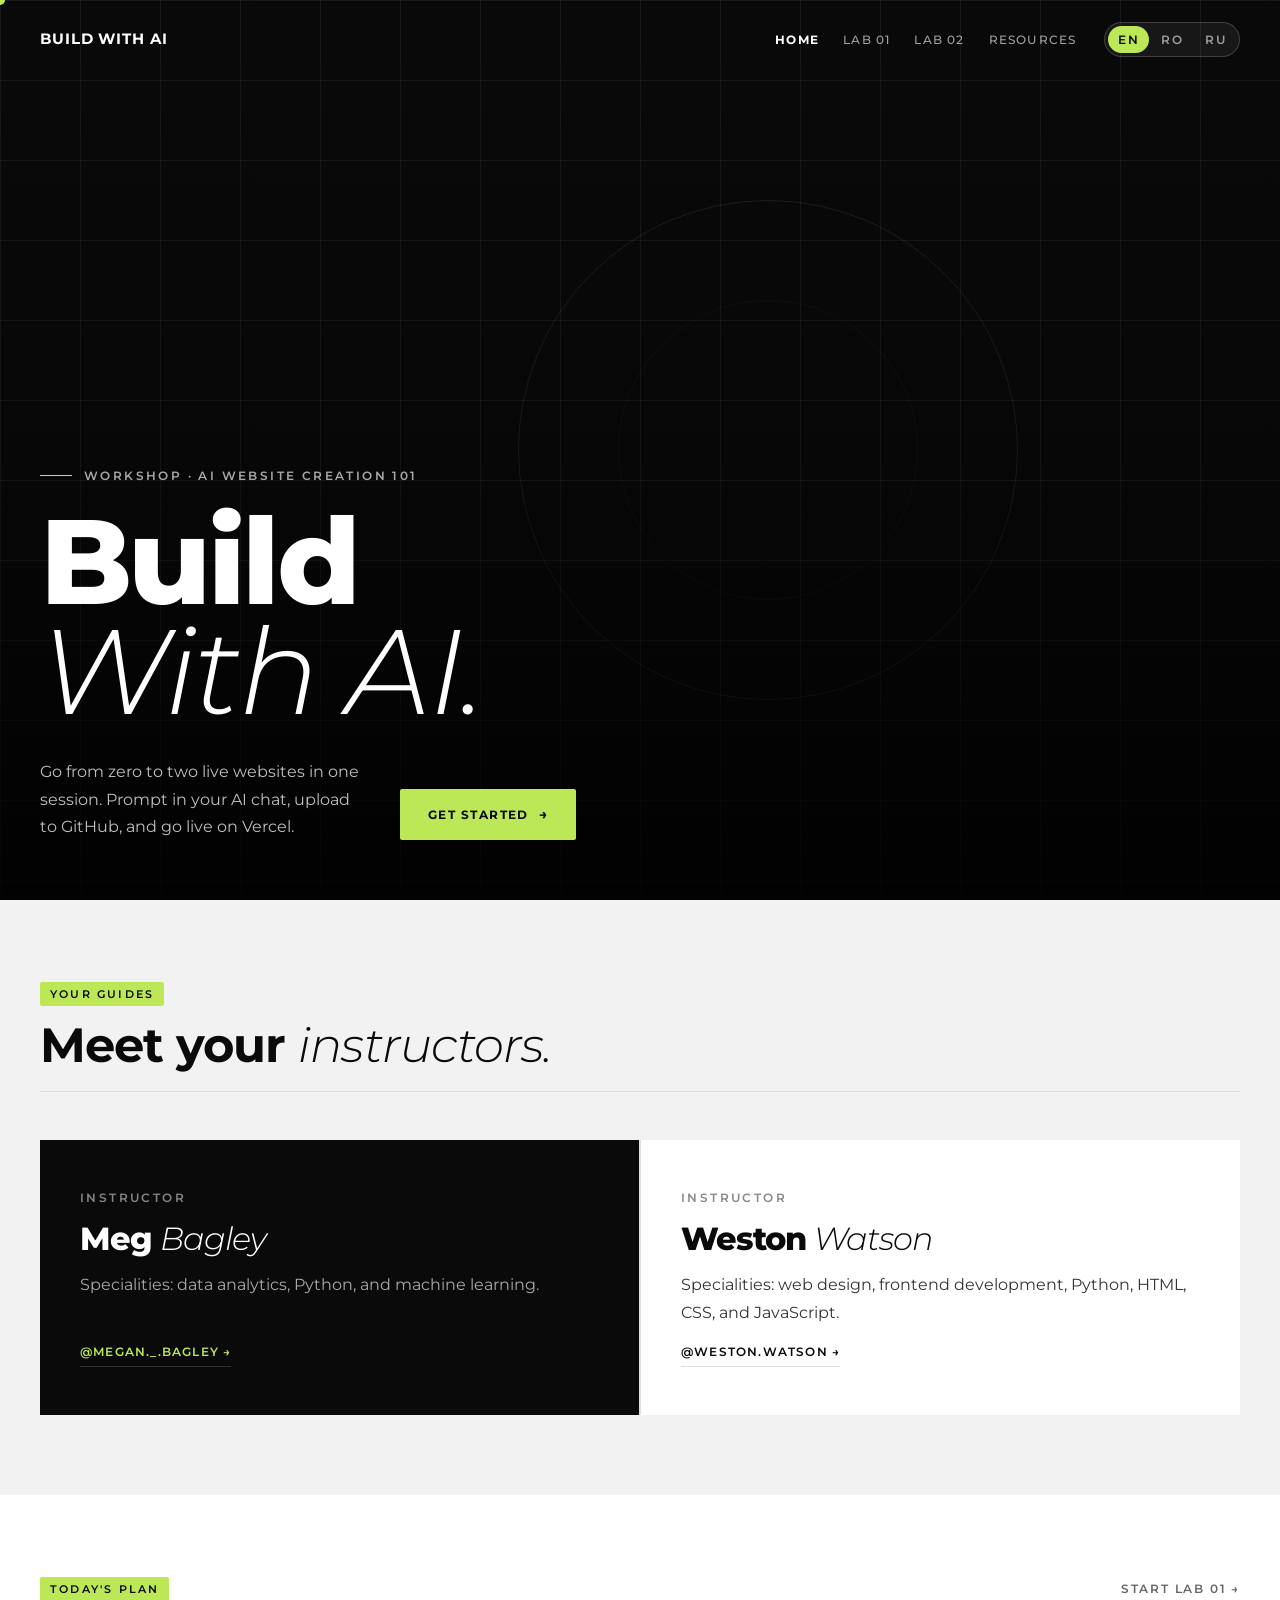
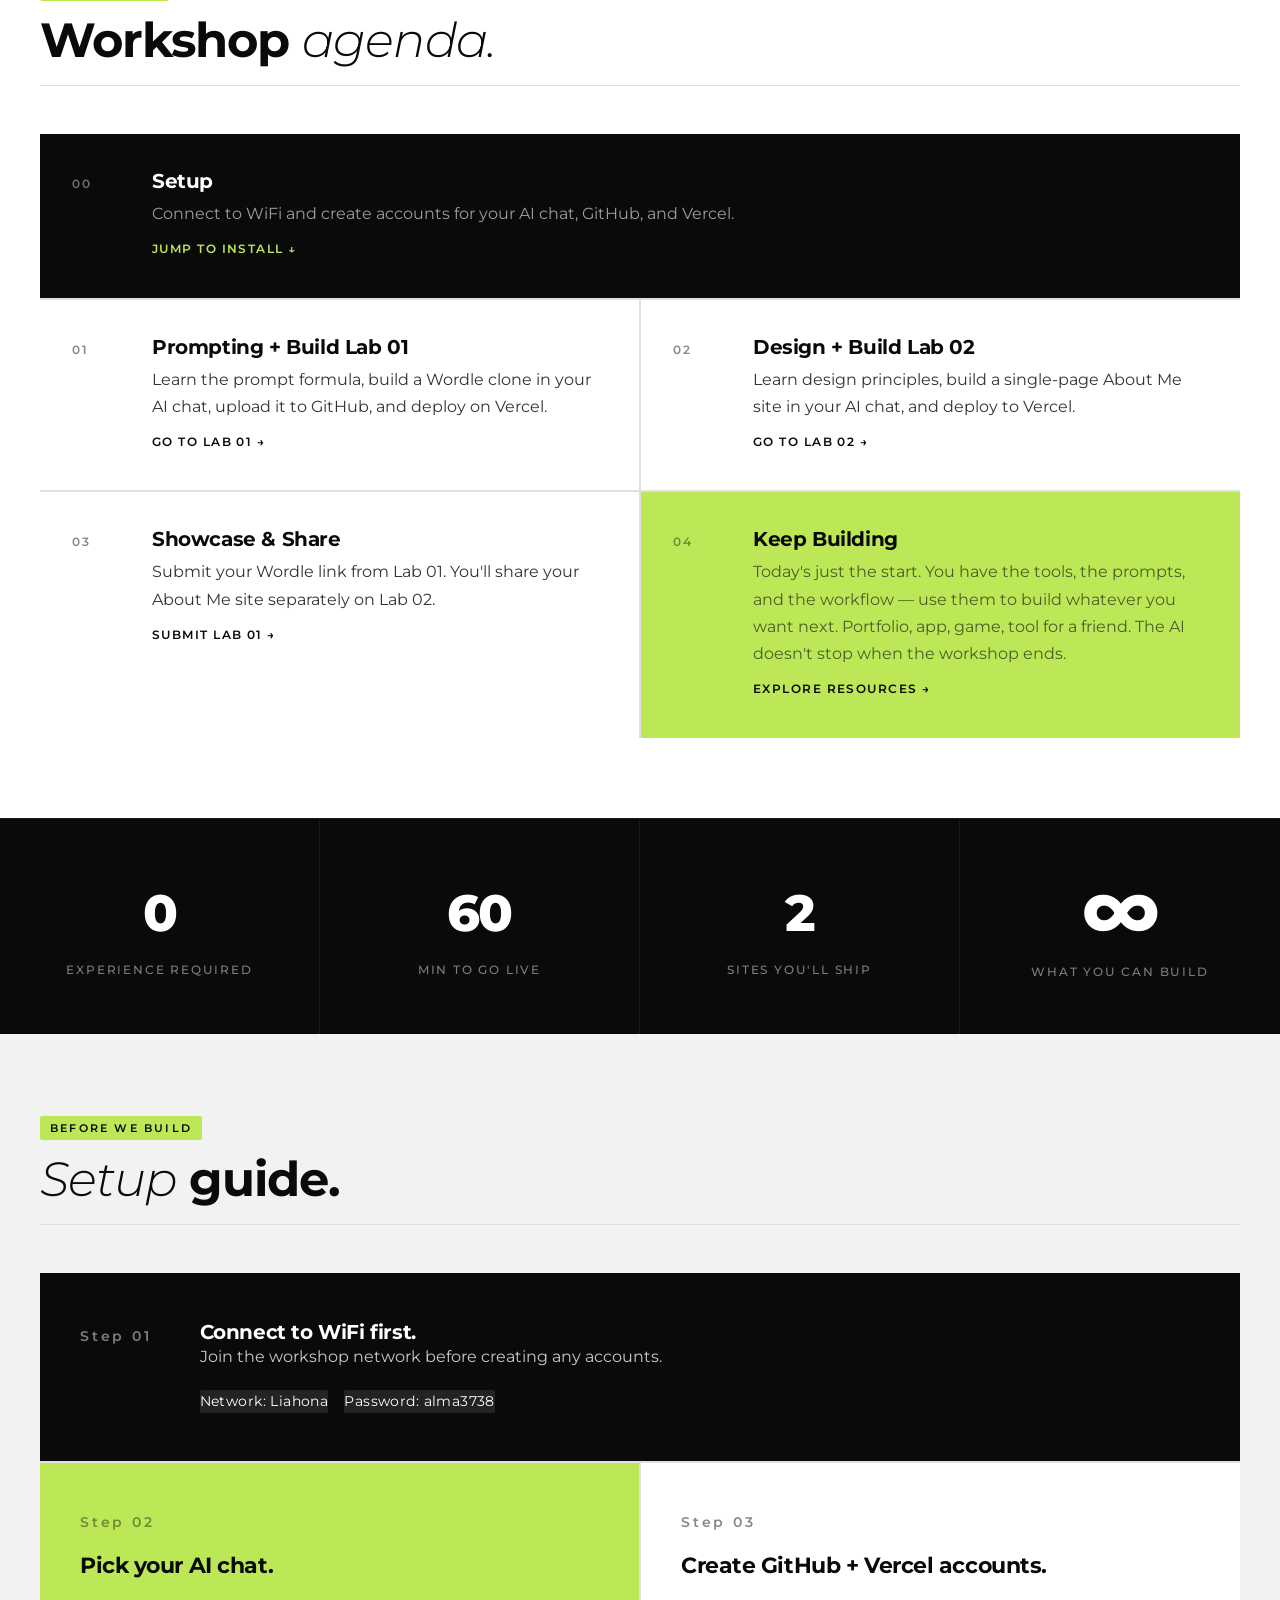
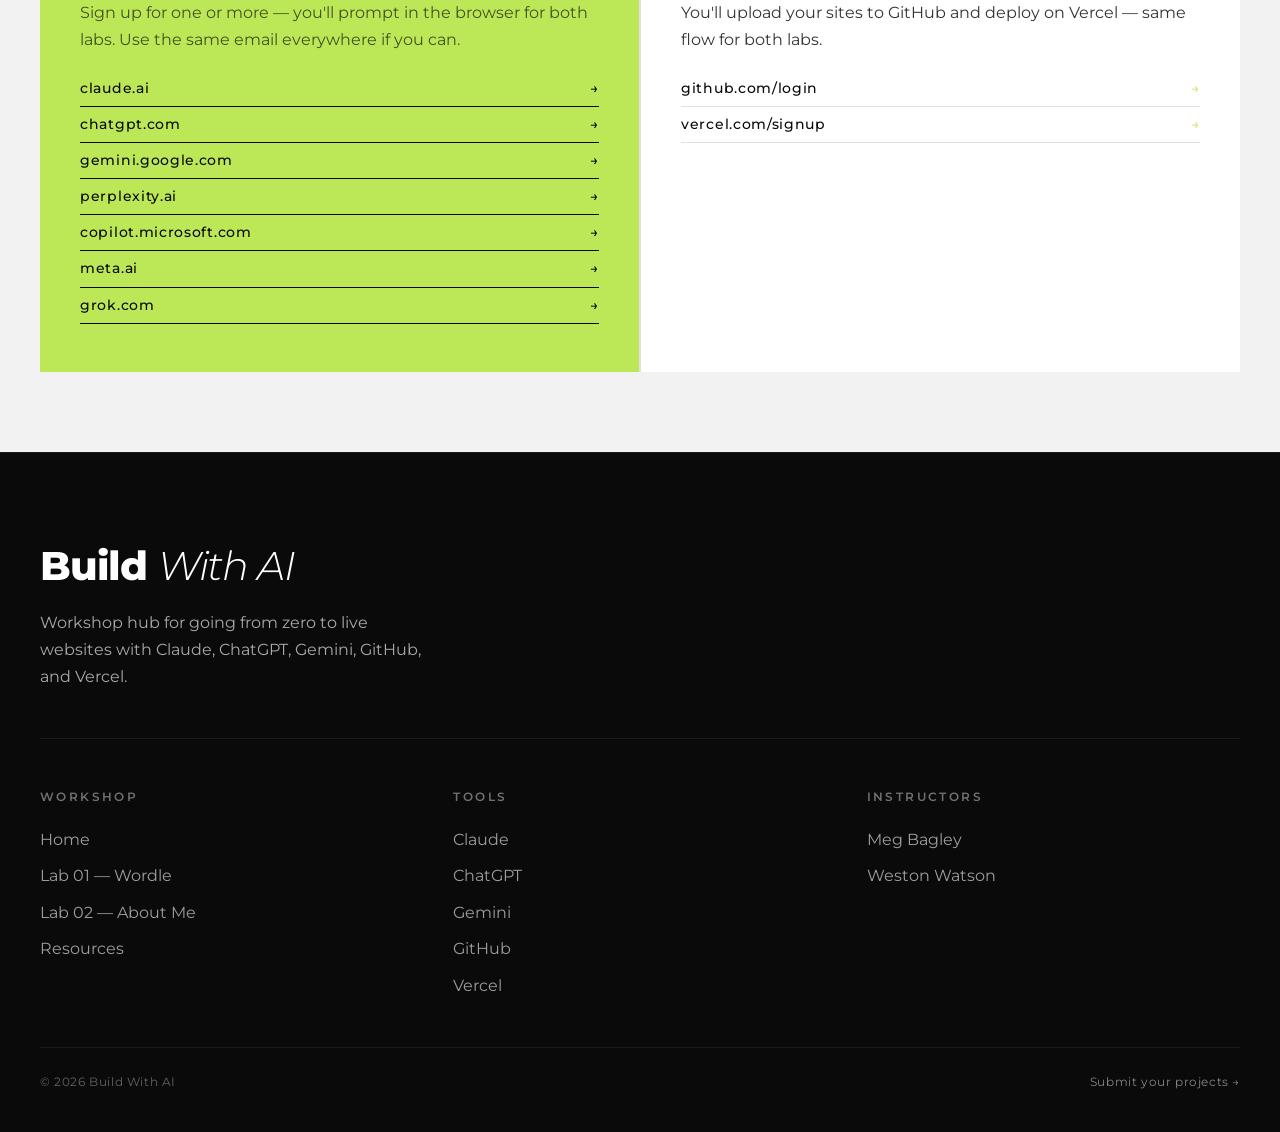
<file: index.html>
<!DOCTYPE html>
<html lang="en">
<head>
<meta charset="UTF-8">
<meta name="viewport" content="width=device-width, initial-scale=1.0">
<meta name="theme-color" content="#bce858">
<meta name="color-scheme" content="light">
<meta name="apple-mobile-web-app-title" content="Build With AI">
<meta name="apple-mobile-web-app-status-bar-style" content="default">
<title>Build With AI</title>
<link rel="icon" type="image/svg+xml" href="favicon.svg">
<link rel="apple-touch-icon" href="favicon.svg">
<link href="https://fonts.googleapis.com/css2?family=Montserrat:ital,wght@0,300;0,400;0,500;0,600;0,700;0,800;0,900;1,300;1,400&display=swap" rel="stylesheet">
<link rel="stylesheet" href="styles.css">
</head>
<body data-i18n-title="title.index">

<div class="cursor" id="cursor"></div>

<nav id="nav">
  <a href="index.html" class="nav-logo" data-i18n="nav.logo">Build With AI</a>
  <div class="nav-right">
    <ul class="nav-links">
      <li><a href="index.html" class="active" data-i18n="nav.home">Home</a></li>
      <li><a href="lab-1.html" data-i18n="nav.lab1">Lab 01</a></li>
      <li><a href="lab-2.html" data-i18n="nav.lab2">Lab 02</a></li>
      <li><a href="resources.html" data-i18n="nav.resources">Resources</a></li>
    </ul>
    <div class="lang-toggle lang-toggle--desktop" role="group" data-i18n-aria-label="nav.aria_lang" aria-label="Language">
      <button type="button" class="lang-btn active" data-lang="en" aria-pressed="true">EN</button>
      <button type="button" class="lang-btn" data-lang="ro" aria-pressed="false">RO</button>
      <button type="button" class="lang-btn" data-lang="ru" aria-pressed="false">RU</button>
    </div>
  </div>
  <button class="hamburger" id="hamburger" data-i18n-aria-label="nav.aria_menu" aria-label="Open menu">
    <span></span><span></span><span></span>
  </button>
</nav>

<div class="mobile-menu" id="mobileMenu">
  <div class="lang-toggle mobile-lang-toggle" role="group" data-i18n-aria-label="nav.aria_lang" aria-label="Language">
    <button type="button" class="lang-btn active" data-lang="en" aria-pressed="true">EN</button>
    <button type="button" class="lang-btn" data-lang="ro" aria-pressed="false">RO</button>
    <button type="button" class="lang-btn" data-lang="ru" aria-pressed="false">RU</button>
  </div>
  <a href="index.html" class="mobile-link active" data-i18n="nav.home">Home</a>
  <a href="lab-1.html" class="mobile-link" data-i18n="nav.lab1">Lab 01</a>
  <a href="lab-2.html" class="mobile-link" data-i18n="nav.lab2">Lab 02</a>
  <a href="resources.html" class="mobile-link" data-i18n="nav.resources">Resources</a>
</div>

<!-- HERO -->
<section class="hero">
  <div class="hero-bg">
    <div class="hero-grid-lines"></div>
    <div class="hero-circle"></div>
  </div>
  <div class="hero-content">
    <div class="hero-eyebrow" data-i18n="index.hero.eyebrow">Workshop · AI Website Creation 101</div>
    <h1 data-i18n-html="index.hero.title_html">Build<br><em>With AI.</em></h1>
    <div class="hero-bottom">
      <p class="hero-desc" data-i18n="index.hero.desc">Go from zero to two live websites in one session. Prompt in your AI chat, upload to GitHub, and go live on Vercel.</p>
      <a href="#install" class="hero-cta"><span data-i18n="index.hero.cta">Get Started</span> <span class="arrow">→</span></a>
    </div>
  </div>
</section>

<!-- INSTRUCTORS -->
<section id="instructors" class="page-section gray">
  <div class="section-header reveal">
    <div>
      <div class="section-tag" data-i18n="index.instructors.tag">Your guides</div>
      <h2 class="section-title" data-i18n-html="index.instructors.title_html">Meet your <em>instructors.</em></h2>
    </div>
  </div>

  <div class="instructors-grid reveal">
    <div class="instructor-card dark">
      <div class="instructor-role" data-i18n="index.instructors.role">Instructor</div>
      <div class="instructor-name" data-i18n-html="index.instructors.meg.name_html">Meg <em>Bagley</em></div>
      <div class="instructor-bio" data-i18n="index.instructors.meg.bio">Specialities: data analytics, Python, and machine learning.</div>
      <a href="https://www.instagram.com/megan._.bagley/" target="_blank" rel="noopener" class="instructor-link" data-i18n="index.instructors.meg.link">@megan._.bagley →</a>
    </div>
    <div class="instructor-card">
      <div class="instructor-role" data-i18n="index.instructors.role">Instructor</div>
      <div class="instructor-name" data-i18n-html="index.instructors.weston.name_html">Weston <em>Watson</em></div>
      <div class="instructor-bio" data-i18n="index.instructors.weston.bio">Specialities: web design, frontend development, Python, HTML, CSS, and JavaScript.</div>
      <a href="https://www.instagram.com/weston.watson/" target="_blank" rel="noopener" class="instructor-link" data-i18n="index.instructors.weston.link">@weston.watson →</a>
    </div>
  </div>
</section>

<!-- AGENDA -->
<section id="agenda" class="page-section">
  <div class="section-header reveal">
    <div>
      <div class="section-tag" data-i18n="index.agenda.tag">Today's plan</div>
      <h2 class="section-title" data-i18n-html="index.agenda.title_html">Workshop <em>agenda.</em></h2>
    </div>
    <a href="lab-1.html" class="view-more" data-i18n="index.agenda.view_more">Start Lab 01 →</a>
  </div>

  <div class="agenda-grid reveal">
    <a href="#install" class="agenda-item featured">
      <div class="agenda-time">00</div>
      <div>
        <div class="agenda-title" data-i18n="index.agenda.00.title">Setup</div>
        <div class="agenda-desc" data-i18n="index.agenda.00.desc">Connect to WiFi and create accounts for your AI chat, GitHub, and Vercel.</div>
        <span class="agenda-link" data-i18n="index.agenda.00.link">Jump to install ↓</span>
      </div>
    </a>
    <a href="lab-1.html" class="agenda-item">
      <div class="agenda-time">01</div>
      <div>
        <div class="agenda-title" data-i18n="index.agenda.01.title">Prompting + Build Lab 01</div>
        <div class="agenda-desc" data-i18n="index.agenda.01.desc">Learn the prompt formula, build a Wordle clone in your AI chat, upload it to GitHub, and deploy on Vercel.</div>
        <span class="agenda-link" data-i18n="index.agenda.01.link">Go to Lab 01 →</span>
      </div>
    </a>
    <a href="lab-2.html" class="agenda-item">
      <div class="agenda-time">02</div>
      <div>
        <div class="agenda-title" data-i18n="index.agenda.02.title">Design + Build Lab 02</div>
        <div class="agenda-desc" data-i18n="index.agenda.02.desc">Learn design principles, build a single-page About Me site in your AI chat, and deploy to Vercel.</div>
        <span class="agenda-link" data-i18n="index.agenda.02.link">Go to Lab 02 →</span>
      </div>
    </a>
    <a href="lab-1.html#share" class="agenda-item">
      <div class="agenda-time">03</div>
      <div>
        <div class="agenda-title" data-i18n="index.agenda.03.title">Showcase &amp; Share</div>
        <div class="agenda-desc" data-i18n="index.agenda.03.desc">Submit your Wordle link from Lab 01. You'll share your About Me site separately on Lab 02.</div>
        <span class="agenda-link" data-i18n="index.agenda.03.link">Submit Lab 01 →</span>
      </div>
    </a>
    <a href="resources.html" class="agenda-item agenda-item--lime">
      <div class="agenda-time">04</div>
      <div>
        <div class="agenda-title" data-i18n="index.agenda.04.title">Keep Building</div>
        <div class="agenda-desc" data-i18n="index.agenda.04.desc">Today's just the start. You have the tools, the prompts, and the workflow — use them to build whatever you want next. Portfolio, app, game, tool for a friend. The AI doesn't stop when the workshop ends.</div>
        <span class="agenda-link" data-i18n="index.agenda.04.link">Explore resources →</span>
      </div>
    </a>
  </div>
</section>

<!-- STATS -->
<div class="stats-row reveal">
  <div class="stat-block">
    <div class="stat-num" data-i18n="index.stats.tools_num">0</div>
    <div class="stat-label" data-i18n="index.stats.tools_label">Experience required</div>
  </div>
  <div class="stat-block">
    <div class="stat-num" data-i18n="index.stats.time_num">60</div>
    <div class="stat-label" data-i18n="index.stats.time_label">Min to go live</div>
  </div>
  <div class="stat-block">
    <div class="stat-num" data-i18n="index.stats.sites_num">2</div>
    <div class="stat-label" data-i18n="index.stats.sites_label">Sites you'll ship</div>
  </div>
  <div class="stat-block">
    <div class="stat-num infinity" data-i18n="index.stats.infinity">∞</div>
    <div class="stat-label" data-i18n="index.stats.build_label">What you can build</div>
  </div>
</div>

<!-- INSTALL -->
<section id="install" class="page-section gray">
  <div class="section-header reveal">
    <div>
      <div class="section-tag" data-i18n="index.install.tag">Before we build</div>
      <h2 class="section-title" data-i18n-html="index.install.title_html"><em>Setup</em> guide.</h2>
    </div>
  </div>
  <div class="steps-grid reveal">

    <div class="step-block full-width" data-focus-card>
      <div class="step-index" data-i18n="index.install.step01.index">Step 01</div>
      <div>
        <div class="step-heading" data-i18n="index.install.step01.heading">Connect to WiFi first.</div>
        <div class="step-body" data-i18n="index.install.step01.body">Join the workshop network before creating any accounts.</div>
        <div style="display:flex; gap:16px; margin-top:16px; flex-wrap:wrap;">
          <div class="code-pill" data-i18n="index.install.step01.network">Network: Liahona</div>
          <div class="code-pill" data-i18n="index.install.step01.password">Password: alma3738</div>
        </div>
      </div>
    </div>

    <div class="step-block step-block--lime" data-focus-card>
      <div class="step-index" data-i18n="index.install.step02.index">Step 02</div>
      <div class="step-heading" data-i18n="index.install.step02.heading">Pick your AI chat.</div>
      <div class="step-body" data-i18n="index.install.step02.body">Sign up for one or more — you'll prompt in the browser for both labs. Use the same email everywhere if you can.</div>
      <div class="step-links">
        <a href="https://claude.ai" target="_blank" rel="noopener">claude.ai</a>
        <a href="https://chatgpt.com" target="_blank" rel="noopener">chatgpt.com</a>
        <a href="https://gemini.google.com" target="_blank" rel="noopener">gemini.google.com</a>
        <a href="https://www.perplexity.ai" target="_blank" rel="noopener">perplexity.ai</a>
        <a href="https://copilot.microsoft.com" target="_blank" rel="noopener">copilot.microsoft.com</a>
        <a href="https://www.meta.ai" target="_blank" rel="noopener">meta.ai</a>
        <a href="https://grok.com" target="_blank" rel="noopener">grok.com</a>
      </div>
    </div>

    <div class="step-block" data-focus-card>
      <div class="step-index" data-i18n="index.install.step03.index">Step 03</div>
      <div class="step-heading" data-i18n="index.install.step03.heading">Create GitHub + Vercel accounts.</div>
      <div class="step-body" data-i18n="index.install.step03.body">You'll upload your sites to GitHub and deploy on Vercel — same flow for both labs.</div>
      <div class="step-links">
        <a href="https://github.com/login" target="_blank" rel="noopener">github.com/login</a>
        <a href="https://vercel.com/signup" target="_blank" rel="noopener">vercel.com/signup</a>
      </div>
    </div>

  </div>
</section>

<footer class="site-footer">
  <div class="site-footer-brand">
    <h2 data-i18n-html="footer.brand_title_html">Build <em>With AI</em></h2>
    <p data-i18n="footer.brand_desc">Workshop hub for going from zero to live websites with Claude, ChatGPT, Gemini, GitHub, and Vercel.</p>
  </div>
  <div class="site-footer-grid">
    <div class="site-footer-col">
      <h4 data-i18n="footer.col_workshop">Workshop</h4>
      <ul>
        <li><a href="index.html" data-i18n="footer.link_home">Home</a></li>
        <li><a href="lab-1.html" data-i18n="footer.link_lab1">Lab 01 — Wordle</a></li>
        <li><a href="lab-2.html" data-i18n="footer.link_lab2">Lab 02 — About Me</a></li>
        <li><a href="resources.html" data-i18n="footer.link_resources">Resources</a></li>
      </ul>
    </div>
    <div class="site-footer-col">
      <h4 data-i18n="footer.col_tools">Tools</h4>
      <ul>
        <li><a href="https://claude.ai" target="_blank" rel="noopener">Claude</a></li>
        <li><a href="https://chatgpt.com" target="_blank" rel="noopener">ChatGPT</a></li>
        <li><a href="https://gemini.google.com" target="_blank" rel="noopener">Gemini</a></li>
        <li><a href="https://github.com" target="_blank" rel="noopener">GitHub</a></li>
        <li><a href="https://vercel.com" target="_blank" rel="noopener">Vercel</a></li>
      </ul>
    </div>
    <div class="site-footer-col">
      <h4 data-i18n="footer.col_instructors">Instructors</h4>
      <ul>
        <li><a href="https://www.instagram.com/megan._.bagley/" target="_blank" rel="noopener">Meg Bagley</a></li>
        <li><a href="https://www.instagram.com/weston.watson/" target="_blank" rel="noopener">Weston Watson</a></li>
      </ul>
    </div>
  </div>
  <div class="site-footer-bottom">
    <span data-i18n="footer.copyright">© 2026 Build With AI</span>
    <a href="lab-2.html#share" data-i18n="footer.submit_projects">Submit your projects →</a>
  </div>
</footer>

<script src="i18n.js"></script>
<script src="main.js"></script>
</body>
</html>
</file>
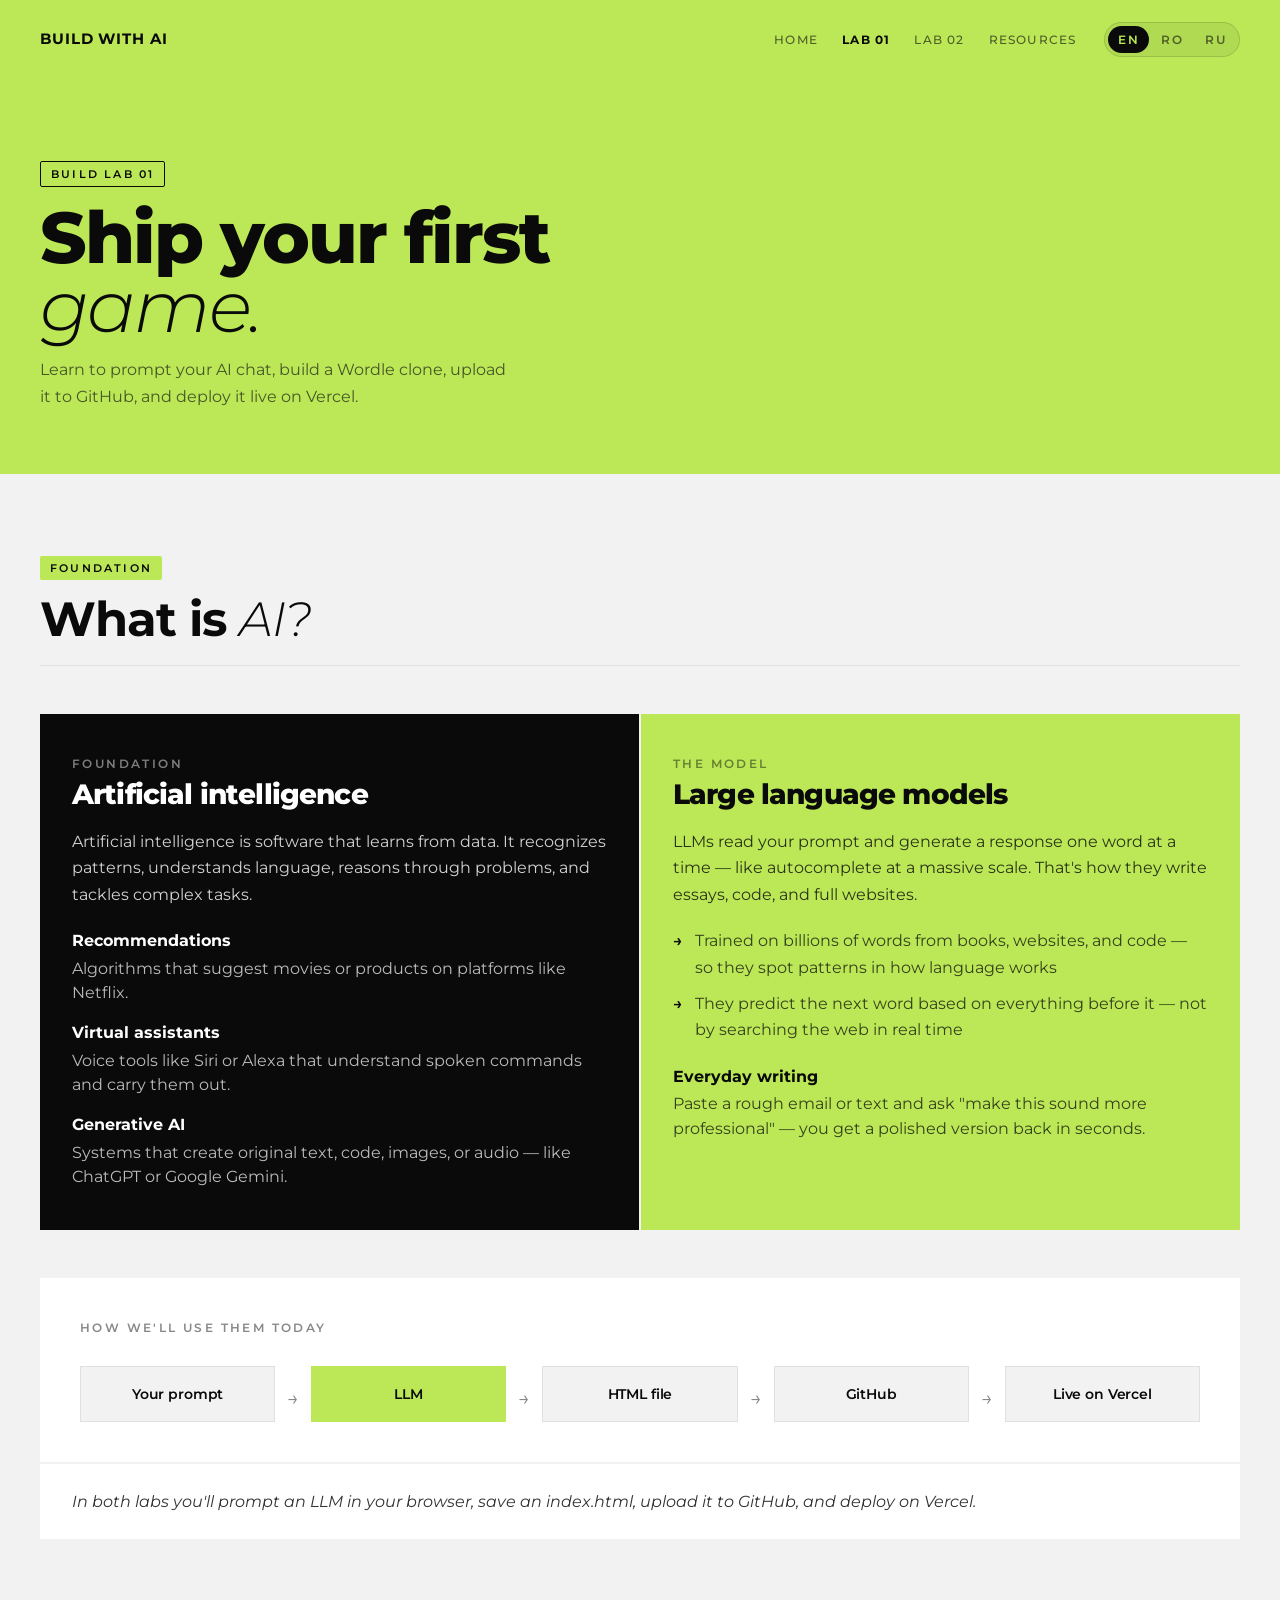
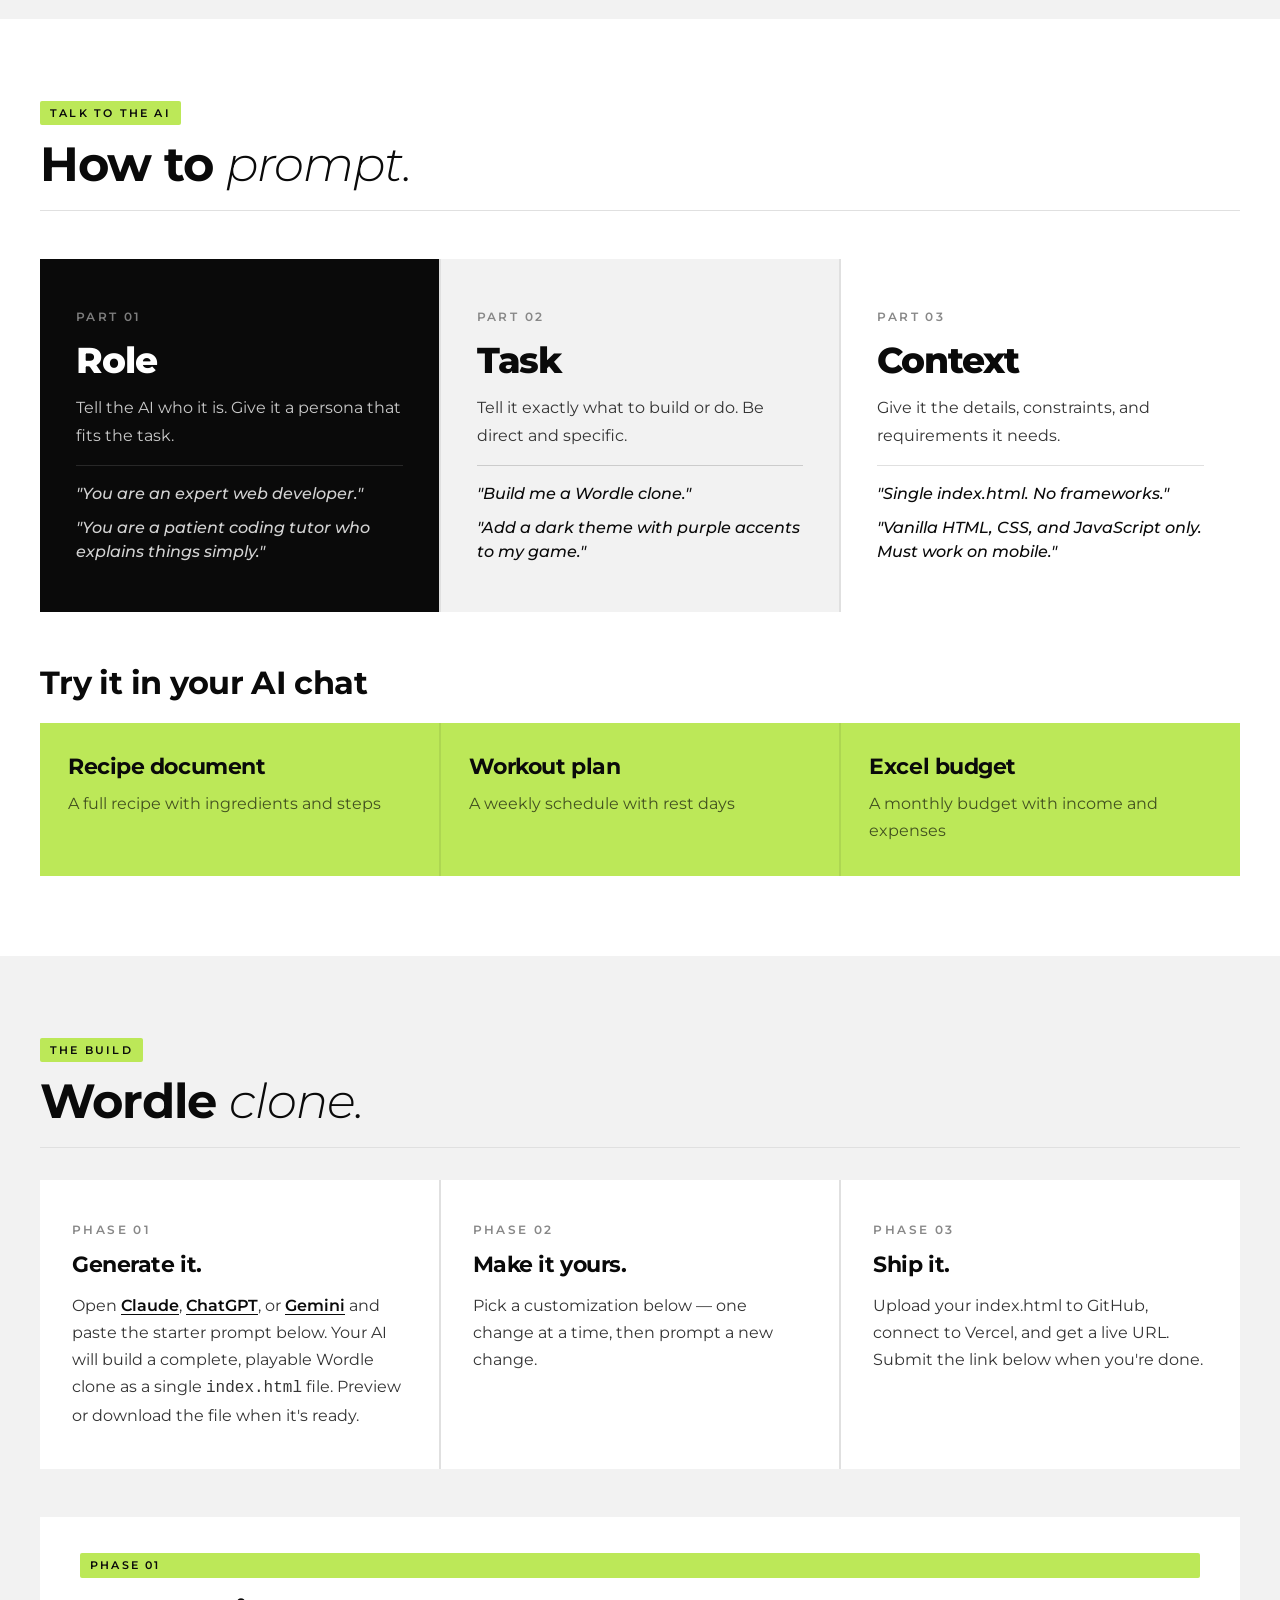
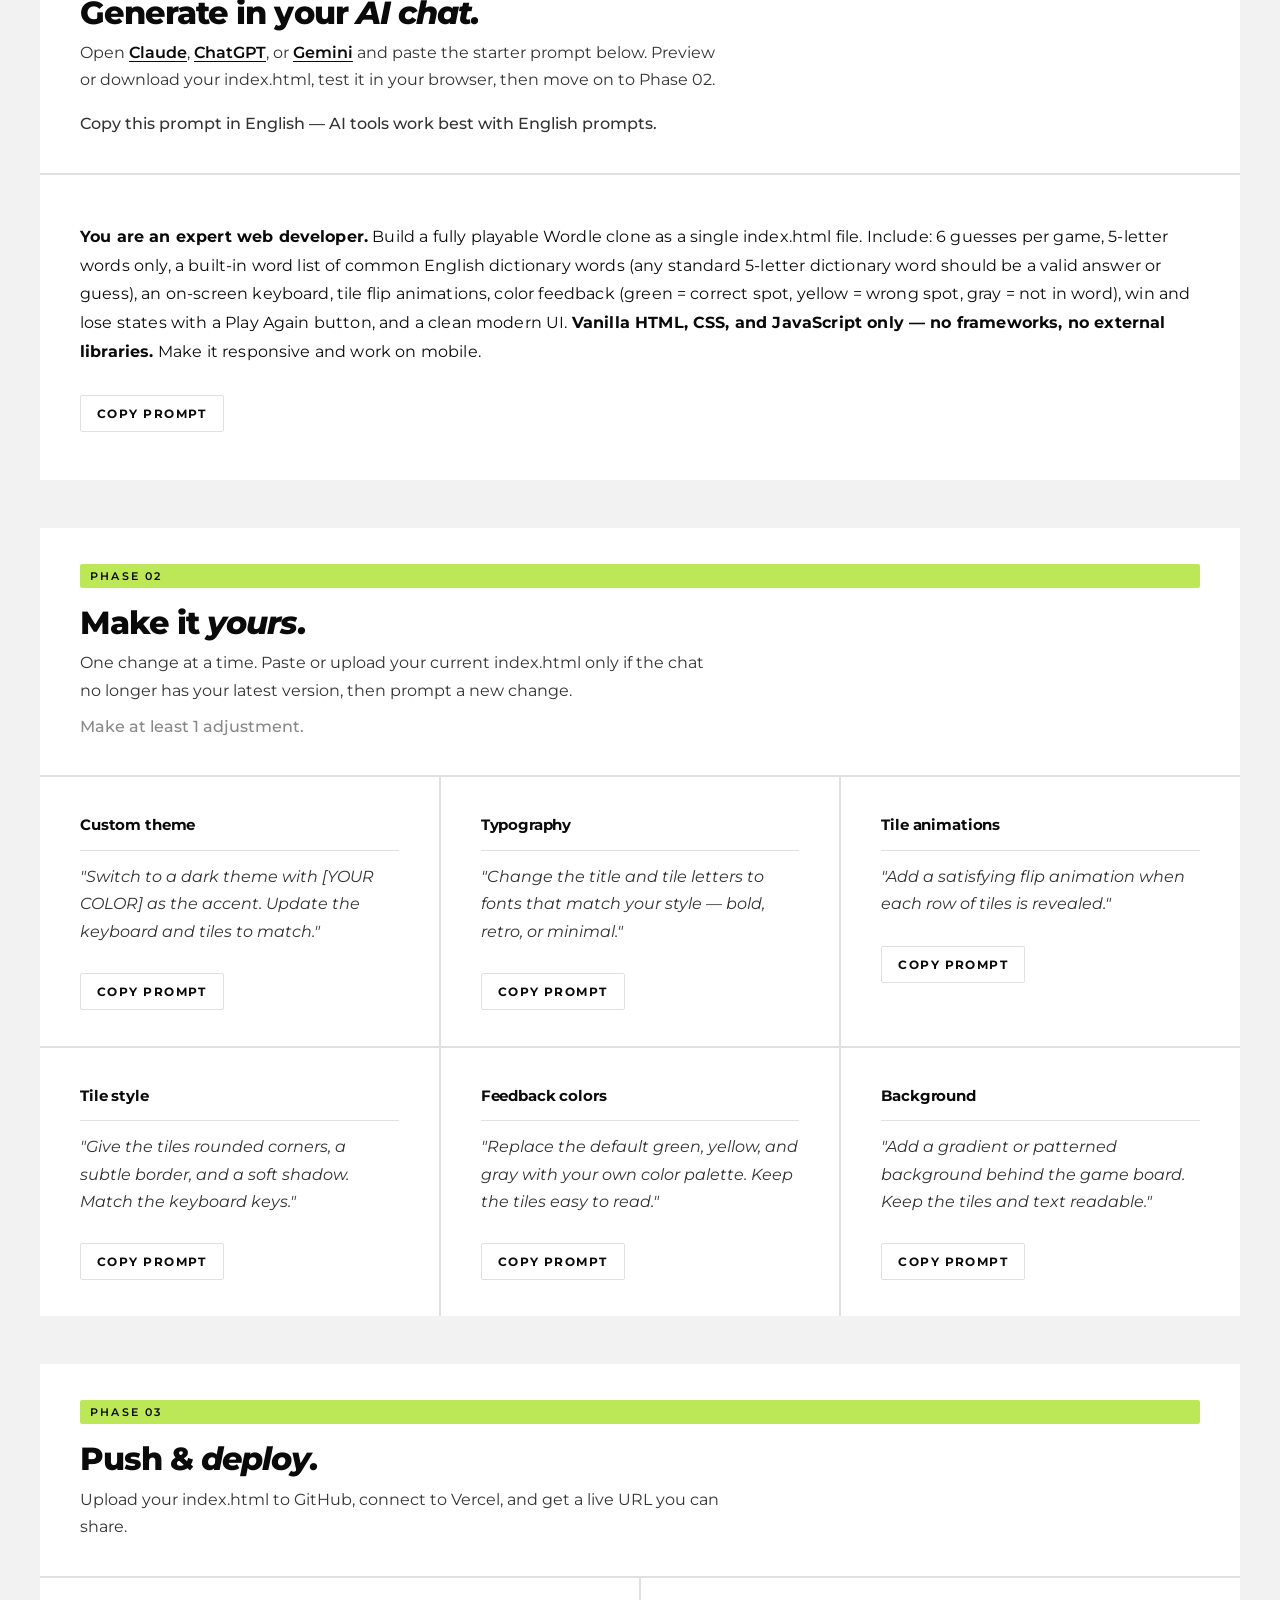
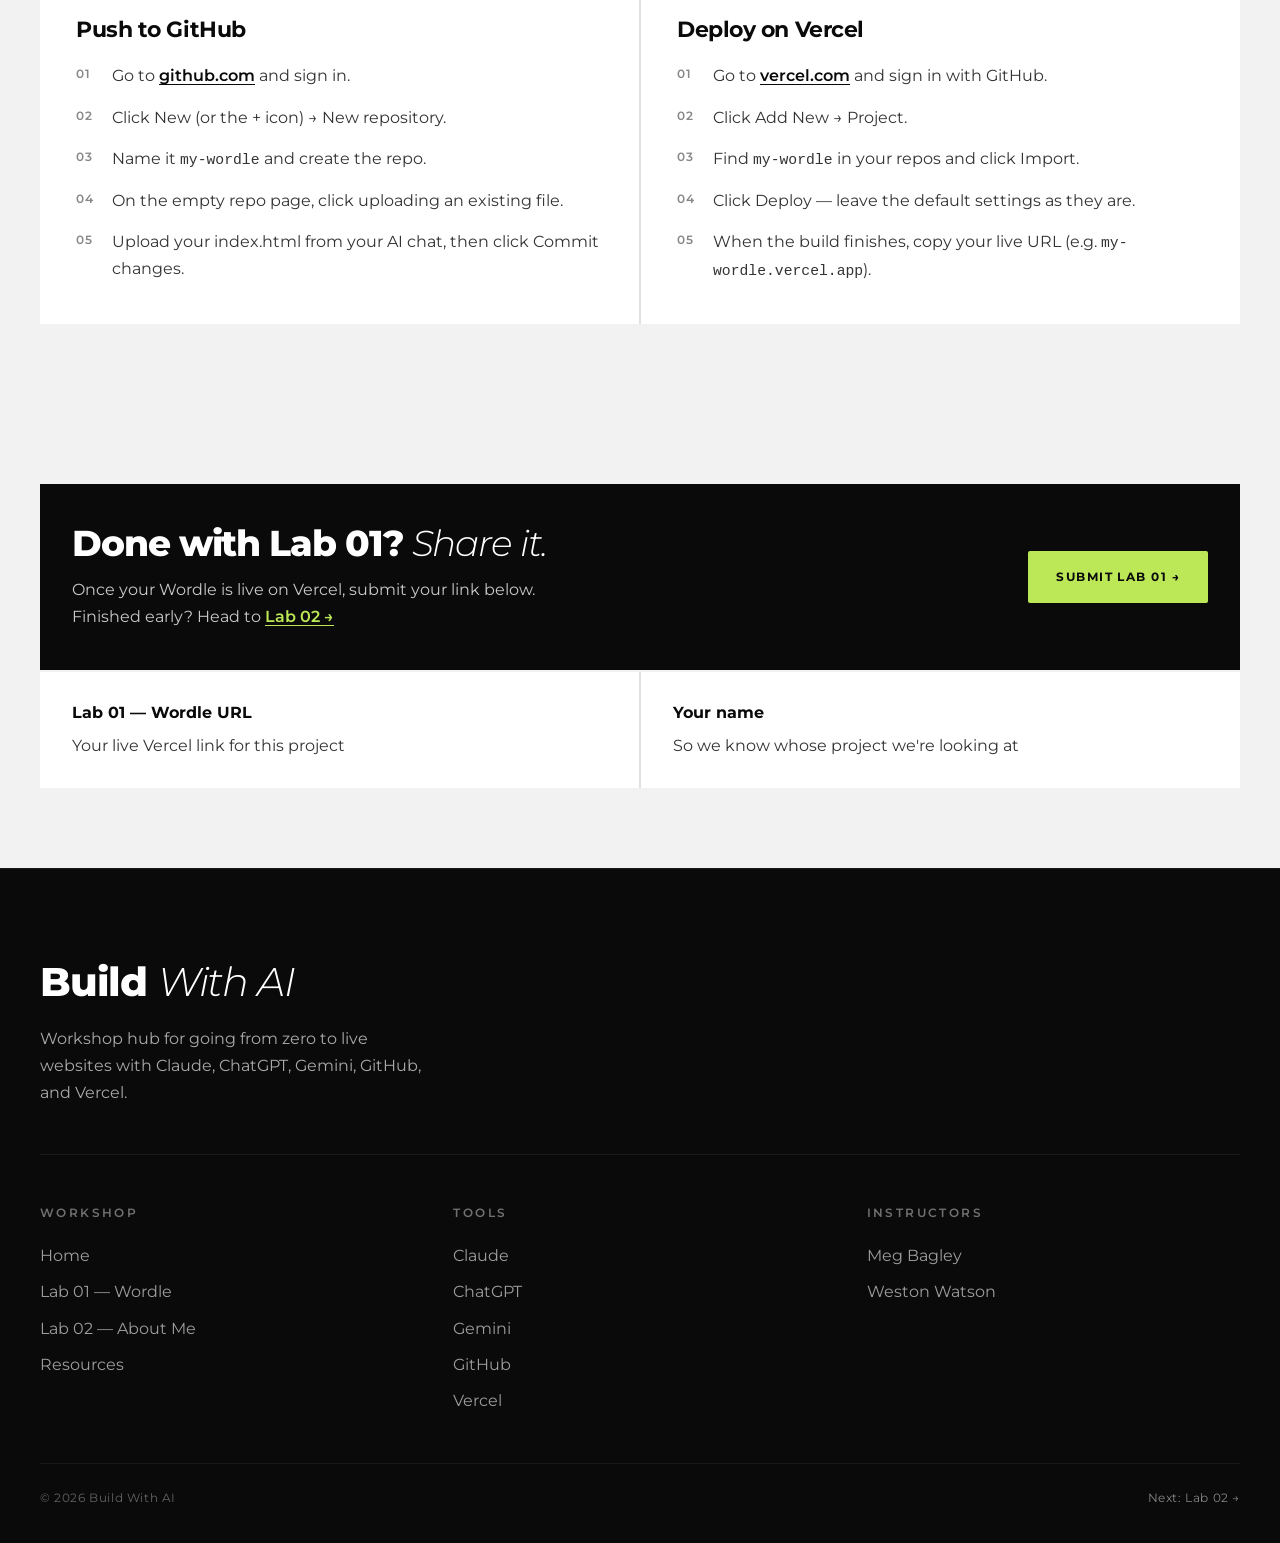
<file: lab-1.html>
<!DOCTYPE html>
<html lang="en">
<head>
<meta charset="UTF-8">
<meta name="viewport" content="width=device-width, initial-scale=1.0">
<meta name="theme-color" content="#bce858">
<meta name="color-scheme" content="light">
<meta name="apple-mobile-web-app-title" content="Build With AI">
<title>Lab 01 — Wordle · Build With AI</title>
<link rel="icon" type="image/svg+xml" href="favicon.svg">
<link rel="apple-touch-icon" href="favicon.svg">
<link href="https://fonts.googleapis.com/css2?family=Montserrat:ital,wght@0,300;0,400;0,500;0,600;0,700;0,800;0,900;1,300;1,400&display=swap" rel="stylesheet">
<link rel="stylesheet" href="styles.css">
</head>
<body data-i18n-title="title.lab1">

<div class="cursor" id="cursor"></div>

<nav id="nav">
  <a href="index.html" class="nav-logo" data-i18n="nav.logo">Build With AI</a>
  <div class="nav-right">
    <ul class="nav-links">
      <li><a href="index.html" data-i18n="nav.home">Home</a></li>
      <li><a href="lab-1.html" class="active" data-i18n="nav.lab1">Lab 01</a></li>
      <li><a href="lab-2.html" data-i18n="nav.lab2">Lab 02</a></li>
      <li><a href="resources.html" data-i18n="nav.resources">Resources</a></li>
    </ul>
    <div class="lang-toggle lang-toggle--desktop" role="group" data-i18n-aria-label="nav.aria_lang" aria-label="Language">
      <button type="button" class="lang-btn active" data-lang="en" aria-pressed="true">EN</button>
      <button type="button" class="lang-btn" data-lang="ro" aria-pressed="false">RO</button>
      <button type="button" class="lang-btn" data-lang="ru" aria-pressed="false">RU</button>
    </div>
  </div>
  <button class="hamburger" id="hamburger" data-i18n-aria-label="nav.aria_menu" aria-label="Open menu">
    <span></span><span></span><span></span>
  </button>
</nav>

<div class="mobile-menu" id="mobileMenu">
  <div class="lang-toggle mobile-lang-toggle" role="group" data-i18n-aria-label="nav.aria_lang" aria-label="Language">
    <button type="button" class="lang-btn active" data-lang="en" aria-pressed="true">EN</button>
    <button type="button" class="lang-btn" data-lang="ro" aria-pressed="false">RO</button>
    <button type="button" class="lang-btn" data-lang="ru" aria-pressed="false">RU</button>
  </div>
  <a href="index.html" class="mobile-link" data-i18n="nav.home">Home</a>
  <a href="lab-1.html" class="mobile-link active" data-i18n="nav.lab1">Lab 01</a>
  <a href="lab-2.html" class="mobile-link" data-i18n="nav.lab2">Lab 02</a>
  <a href="resources.html" class="mobile-link" data-i18n="nav.resources">Resources</a>
</div>

<header class="page-hero page-hero--lime lime-surface">
  <div class="page-hero-content">
    <div class="section-tag" data-i18n="lab1.hero.tag">Build Lab 01</div>
    <h1 data-i18n-html="lab1.hero.title_html">Ship your first <em>game.</em></h1>
    <p data-i18n="lab1.hero.desc">Learn to prompt your AI chat, build a Wordle clone, upload it to GitHub, and deploy it live on Vercel.</p>
  </div>
</header>

<!-- WHAT IS AI -->
<section id="what-is-ai" class="page-section gray">
  <div class="section-header reveal">
    <div>
      <div class="section-tag" data-i18n="lab1.ai.tag">Foundation</div>
      <h2 class="section-title" data-i18n-html="lab1.ai.title_html">What is <em>AI?</em></h2>
    </div>
  </div>

  <div class="ai-flow reveal">
    <div class="ai-flow-stack">
      <article class="ai-flow-card ai-flow-card--dark" data-focus-card>
        <div class="ai-flow-card-top">
          <div>
            <div class="ai-flow-label" data-i18n="lab1.ai.def01.label">Foundation</div>
            <h3 class="ai-flow-name" data-i18n="lab1.ai.def01.name">Artificial intelligence</h3>
          </div>
        </div>
        <p class="ai-flow-intro" data-i18n="lab1.ai.def01.intro">Artificial intelligence is software that learns from data. It recognizes patterns, understands language, reasons through problems, and tackles complex tasks.</p>
        <ul class="ai-flow-examples">
          <li>
            <span class="ai-flow-example-name" data-i18n="lab1.ai.def01.example01.name">Recommendations</span>
            <span class="ai-flow-example-body" data-i18n="lab1.ai.def01.example01.body">Algorithms that suggest movies or products on platforms like Netflix.</span>
          </li>
          <li>
            <span class="ai-flow-example-name" data-i18n="lab1.ai.def01.example02.name">Virtual assistants</span>
            <span class="ai-flow-example-body" data-i18n="lab1.ai.def01.example02.body">Voice tools like Siri or Alexa that understand spoken commands and carry them out.</span>
          </li>
          <li>
            <span class="ai-flow-example-name" data-i18n="lab1.ai.def01.example03.name">Generative AI</span>
            <span class="ai-flow-example-body" data-i18n="lab1.ai.def01.example03.body">Systems that create original text, code, images, or audio — like ChatGPT or Google Gemini.</span>
          </li>
        </ul>
      </article>

      <article class="ai-flow-card ai-flow-card--lime" data-focus-card>
        <div class="ai-flow-card-top">
          <div>
            <div class="ai-flow-label" data-i18n="lab1.ai.def02.label">The model</div>
            <h3 class="ai-flow-name" data-i18n="lab1.ai.def02.name">Large language models</h3>
          </div>
        </div>
        <p class="ai-flow-intro" data-i18n="lab1.ai.def02.intro">LLMs read your prompt and generate a response one word at a time — like autocomplete at a massive scale. That's how they write essays, code, and full websites.</p>
        <ul class="ai-flow-bullets">
          <li data-i18n="lab1.ai.def02.bullet01">Trained on billions of words from books, websites, and code — so they spot patterns in how language works</li>
          <li data-i18n="lab1.ai.def02.bullet02">They predict the next word based on everything before it — not by searching the web in real time</li>
        </ul>
        <ul class="ai-flow-examples">
          <li>
            <span class="ai-flow-example-name" data-i18n="lab1.ai.def02.example01.name">Everyday writing</span>
            <span class="ai-flow-example-body" data-i18n="lab1.ai.def02.example01.body">Paste a rough email or text and ask "make this sound more professional" — you get a polished version back in seconds.</span>
          </li>
        </ul>
      </article>
    </div>

    <div class="ai-pipeline">
      <div class="ai-pipeline-title" data-i18n="lab1.ai.pipeline.title">How we'll use them today</div>
      <div class="ai-pipeline-track">
        <div class="ai-pipeline-step">
          <div class="ai-pipeline-box" data-i18n="lab1.ai.pipeline.step01">Your prompt</div>
        </div>
        <div class="ai-pipeline-arrow" aria-hidden="true">→</div>
        <div class="ai-pipeline-step">
          <div class="ai-pipeline-box ai-pipeline-box--brain" data-i18n="lab1.ai.pipeline.step02">LLM</div>
        </div>
        <div class="ai-pipeline-arrow" aria-hidden="true">→</div>
        <div class="ai-pipeline-step">
          <div class="ai-pipeline-box" data-i18n="lab1.ai.pipeline.step03">HTML file</div>
        </div>
        <div class="ai-pipeline-arrow" aria-hidden="true">→</div>
        <div class="ai-pipeline-step">
          <div class="ai-pipeline-box" data-i18n="lab1.ai.pipeline.step04">GitHub</div>
        </div>
        <div class="ai-pipeline-arrow" aria-hidden="true">→</div>
        <div class="ai-pipeline-step">
          <div class="ai-pipeline-box ai-pipeline-box--done" data-i18n="lab1.ai.pipeline.step05">Live on Vercel</div>
        </div>
      </div>
    </div>
  </div>

  <p class="ai-workshop-note reveal" data-i18n="lab1.ai.workshop_note">In both labs you'll prompt an LLM in your browser, save an index.html, upload it to GitHub, and deploy on Vercel.</p>
</section>

<!-- PROMPTING -->
<section id="prompting" class="page-section">
  <div class="section-header reveal">
    <div>
      <div class="section-tag" data-i18n="lab1.prompting.tag">Talk to the AI</div>
      <h2 class="section-title" data-i18n-html="lab1.prompting.title_html">How to <em>prompt.</em></h2>
    </div>
  </div>
  <div class="formula-blocks reveal">
    <div class="formula-block" data-focus-card>
      <div class="formula-part-label" data-i18n="lab1.prompting.formula01.label">Part 01</div>
      <div class="formula-name" data-i18n="lab1.prompting.formula01.name">Role</div>
      <div class="formula-desc" data-i18n="lab1.prompting.formula01.desc">Tell the AI who it is. Give it a persona that fits the task.</div>
      <div class="formula-egs">
        <div class="formula-eg" data-i18n="lab1.prompting.formula01.eg01">"You are an expert web developer."</div>
        <div class="formula-eg" data-i18n="lab1.prompting.formula01.eg02">"You are a patient coding tutor who explains things simply."</div>
      </div>
    </div>
    <div class="formula-block" data-focus-card>
      <div class="formula-part-label" data-i18n="lab1.prompting.formula02.label">Part 02</div>
      <div class="formula-name" data-i18n="lab1.prompting.formula02.name">Task</div>
      <div class="formula-desc" data-i18n="lab1.prompting.formula02.desc">Tell it exactly what to build or do. Be direct and specific.</div>
      <div class="formula-egs">
        <div class="formula-eg" data-i18n="lab1.prompting.formula02.eg01">"Build me a Wordle clone."</div>
        <div class="formula-eg" data-i18n="lab1.prompting.formula02.eg02">"Add a dark theme with purple accents to my game."</div>
      </div>
    </div>
    <div class="formula-block" data-focus-card>
      <div class="formula-part-label" data-i18n="lab1.prompting.formula03.label">Part 03</div>
      <div class="formula-name" data-i18n="lab1.prompting.formula03.name">Context</div>
      <div class="formula-desc" data-i18n="lab1.prompting.formula03.desc">Give it the details, constraints, and requirements it needs.</div>
      <div class="formula-egs">
        <div class="formula-eg" data-i18n="lab1.prompting.formula03.eg01">"Single index.html. No frameworks."</div>
        <div class="formula-eg" data-i18n="lab1.prompting.formula03.eg02">"Vanilla HTML, CSS, and JavaScript only. Must work on mobile."</div>
      </div>
    </div>
  </div>

  <div class="section-header reveal" style="margin-top: 48px; margin-bottom: 24px; padding-bottom: 0; border-bottom: none;">
    <div>
      <h2 class="section-title" style="font-size: clamp(22px, 3vw, 32px);" data-i18n="lab1.prompting.activity.title">Try it in your AI chat</h2>
    </div>
  </div>

  <div class="prompt-activity reveal">
    <div class="prompt-topics">
      <div class="prompt-topic">
        <div class="prompt-topic-name" data-i18n="lab1.prompting.activity.topic01.name">Recipe document</div>
        <div class="prompt-topic-desc" data-i18n="lab1.prompting.activity.topic01.topic">A full recipe with ingredients and steps</div>
      </div>
      <div class="prompt-topic">
        <div class="prompt-topic-name" data-i18n="lab1.prompting.activity.topic02.name">Workout plan</div>
        <div class="prompt-topic-desc" data-i18n="lab1.prompting.activity.topic02.topic">A weekly schedule with rest days</div>
      </div>
      <div class="prompt-topic">
        <div class="prompt-topic-name" data-i18n="lab1.prompting.activity.topic03.name">Excel budget</div>
        <div class="prompt-topic-desc" data-i18n="lab1.prompting.activity.topic03.topic">A monthly budget with income and expenses</div>
      </div>
    </div>
  </div>
</section>

<!-- BUILD LAB 01 -->
<section id="build-01" class="page-section gray">
  <div class="section-header reveal">
    <div>
      <div class="section-tag" data-i18n="lab1.build.tag">The build</div>
      <h2 class="section-title" data-i18n-html="lab1.build.title_html">Wordle <em>clone.</em></h2>
    </div>
  </div>

  <div class="build-phases reveal">
    <div class="build-phase">
      <div class="build-phase-label" data-i18n="lab1.build.phase01.label">Phase 01</div>
      <div class="build-phase-title" data-i18n="lab1.build.phase01.title">Generate it.</div>
      <div class="build-phase-body" data-i18n-html="lab1.build.phase01.body_html">Open <a href="https://claude.ai" target="_blank" rel="noopener">Claude</a>, <a href="https://chatgpt.com" target="_blank" rel="noopener">ChatGPT</a>, or <a href="https://gemini.google.com" target="_blank" rel="noopener">Gemini</a> and paste the starter prompt below. Your AI will build a complete, playable Wordle clone as a single <span style="font-family:monospace;">index.html</span> file. Preview or download the file when it's ready.</div>
    </div>
    <div class="build-phase">
      <div class="build-phase-label" data-i18n="lab1.build.phase02.label">Phase 02</div>
      <div class="build-phase-title" data-i18n="lab1.build.phase02.title">Make it yours.</div>
      <div class="build-phase-body" data-i18n-html="lab1.build.phase02.body_html">Pick a customization below — one change at a time, then prompt a new change.</div>
    </div>
    <div class="build-phase">
      <div class="build-phase-label" data-i18n="lab1.build.phase03.label">Phase 03</div>
      <div class="build-phase-title" data-i18n="lab1.build.phase03.title">Ship it.</div>
      <div class="build-phase-body" data-i18n="lab1.build.phase03.body">Upload your index.html to GitHub, connect to Vercel, and get a live URL. Submit the link below when you're done.</div>
    </div>
  </div>

  <div class="build-detail reveal">
    <div class="build-detail-head">
      <div class="section-tag" data-i18n="lab1.build.phase01.label">Phase 01</div>
      <h2 class="build-detail-title" data-i18n-html="lab1.build.phase01.title_html">Generate in your <em>AI chat.</em></h2>
      <p class="build-detail-subtitle" data-i18n-html="lab1.build.phase01.detail_intro_html">Open <a href="https://claude.ai" target="_blank" rel="noopener">Claude</a>, <a href="https://chatgpt.com" target="_blank" rel="noopener">ChatGPT</a>, or <a href="https://gemini.google.com" target="_blank" rel="noopener">Gemini</a> and paste the starter prompt below. Preview or download your index.html, test it in your browser, then move on to Phase 02.</p>
      <p class="prompt-note build-detail-prompt-note" data-i18n="lab1.prompt.note">Copy this prompt in English — AI tools work best with English prompts.</p>
    </div>
    <div class="prompt-example prompt-example--solo" data-focus-card>
      <div class="prompt-eg-content">
        <div class="prompt-eg-text" data-i18n-html="lab1.prompt.starter_html">
        <strong>You are an expert web developer.</strong> Build a fully playable Wordle clone as a single index.html file. Include: 6 guesses per game, 5-letter words only, a built-in word list of common English dictionary words (any standard 5-letter dictionary word should be a valid answer or guess), an on-screen keyboard, tile flip animations, color feedback (green = correct spot, yellow = wrong spot, gray = not in word), win and lose states with a Play Again button, and a clean modern UI. <strong>Vanilla HTML, CSS, and JavaScript only — no frameworks, no external libraries.</strong> Make it responsive and work on mobile.
        </div>
      </div>
    </div>
  </div>

  <div class="build-detail reveal">
    <div class="build-detail-head">
      <div class="section-tag" data-i18n="lab1.build.phase02.label">Phase 02</div>
      <h2 class="build-detail-title" data-i18n-html="lab1.build.phase02.title_html">Make it <em>yours.</em></h2>
      <p class="build-detail-subtitle" data-i18n="lab1.build.phase02.detail_intro">One change at a time. Paste or upload your current index.html only if the chat no longer has your latest version, then prompt a new change.</p>
      <p class="build-detail-tip" data-i18n="lab1.build.phase02.tip">Make at least 1 adjustment.</p>
    </div>
    <div class="flair-grid">
    <div class="flair-card">
      <div class="flair-name" data-i18n="lab1.flair.theme.name">Custom theme</div>
      <div class="flair-prompt" data-i18n="lab1.flair.theme.prompt">"Switch to a dark theme with [YOUR COLOR] as the accent. Update the keyboard and tiles to match."</div>
    </div>
    <div class="flair-card">
      <div class="flair-name" data-i18n="lab1.flair.typography.name">Typography</div>
      <div class="flair-prompt" data-i18n="lab1.flair.typography.prompt">"Change the title and tile letters to fonts that match your style — bold, retro, or minimal."</div>
    </div>
    <div class="flair-card">
      <div class="flair-name" data-i18n="lab1.flair.animations.name">Tile animations</div>
      <div class="flair-prompt" data-i18n="lab1.flair.animations.prompt">"Add a satisfying flip animation when each row of tiles is revealed."</div>
    </div>
    <div class="flair-card">
      <div class="flair-name" data-i18n="lab1.flair.tilestyle.name">Tile style</div>
      <div class="flair-prompt" data-i18n="lab1.flair.tilestyle.prompt">"Give the tiles rounded corners, a subtle border, and a soft shadow. Match the keyboard keys."</div>
    </div>
    <div class="flair-card">
      <div class="flair-name" data-i18n="lab1.flair.colors.name">Feedback colors</div>
      <div class="flair-prompt" data-i18n="lab1.flair.colors.prompt">"Replace the default green, yellow, and gray with your own color palette. Keep the tiles easy to read."</div>
    </div>
    <div class="flair-card">
      <div class="flair-name" data-i18n="lab1.flair.background.name">Background</div>
      <div class="flair-prompt" data-i18n="lab1.flair.background.prompt">"Add a gradient or patterned background behind the game board. Keep the tiles and text readable."</div>
    </div>
    </div>
  </div>

  <div class="build-detail reveal" id="deploy">
    <div class="build-detail-head">
      <div class="section-tag" data-i18n="lab1.build.phase03.label">Phase 03</div>
      <h2 class="build-detail-title" data-i18n-html="lab1.deploy.title_html">Push &amp; <em>deploy.</em></h2>
      <p class="build-detail-subtitle" data-i18n="lab1.build.phase03.detail_intro">Upload your index.html to GitHub, connect to Vercel, and get a live URL you can share.</p>
    </div>
    <div class="deploy-steps">
    <div class="deploy-step" data-focus-card>
      <div class="deploy-step-title" data-i18n="lab1.deploy.step01.title">Push to GitHub</div>
      <ol class="deploy-step-list">
        <li data-i18n-html="lab1.deploy.step01.item01_html">Go to <a href="https://github.com" target="_blank" rel="noopener">github.com</a> and sign in.</li>
        <li data-i18n="lab1.deploy.step01.item02">Click New (or the + icon) → New repository.</li>
        <li data-i18n-html="lab1.deploy.step01.item03_html">Name it <span class="deploy-mono">my-wordle</span> and create the repo.</li>
        <li data-i18n="lab1.deploy.step01.item04">On the empty repo page, click uploading an existing file.</li>
        <li data-i18n="lab1.deploy.step01.item05">Upload your index.html from your AI chat, then click Commit changes.</li>
      </ol>
    </div>
    <div class="deploy-step" data-focus-card>
      <div class="deploy-step-title" data-i18n="lab1.deploy.step02.title">Deploy on Vercel</div>
      <ol class="deploy-step-list">
        <li data-i18n-html="lab1.deploy.step02.item01_html">Go to <a href="https://vercel.com" target="_blank" rel="noopener">vercel.com</a> and sign in with GitHub.</li>
        <li data-i18n="lab1.deploy.step02.item02">Click Add New → Project.</li>
        <li data-i18n-html="lab1.deploy.step02.item03_html">Find <span class="deploy-mono">my-wordle</span> in your repos and click Import.</li>
        <li data-i18n="lab1.deploy.step02.item04">Click Deploy — leave the default settings as they are.</li>
        <li data-i18n-html="lab1.deploy.step02.item05_html">When the build finishes, copy your live URL (e.g. <span class="deploy-mono">my-wordle.vercel.app</span>).</li>
      </ol>
    </div>
    </div>
  </div>
</section>

<!-- SHARE -->
<section id="share" class="page-section gray">
  <div class="share-panel reveal">
    <div>
      <h3 data-i18n-html="lab1.share.title_html">Done with Lab 01? <em>Share it.</em></h3>
      <p data-i18n-html="lab1.share.desc_html">Once your Wordle is live on Vercel, submit your link below. Finished early? Head to <a href="lab-2.html">Lab 02 →</a></p>
    </div>
    <a href="https://docs.google.com/forms/d/e/1FAIpQLScwI9HYtEaoEm6GmVNJrUmxpbOzEyf44yIDBHu_xsxbb-Xvlw/viewform?usp=sharing" target="_blank" rel="noopener" class="share-submit" data-i18n="lab1.share.submit">Submit Lab 01 →</a>
  </div>
  <div class="share-checklist reveal">
    <div class="share-item">
      <strong data-i18n="lab1.share.checklist.url.title">Lab 01 — Wordle URL</strong>
      <span data-i18n="lab1.share.checklist.url.desc">Your live Vercel link for this project</span>
    </div>
    <div class="share-item">
      <strong data-i18n="lab1.share.checklist.name.title">Your name</strong>
      <span data-i18n="lab1.share.checklist.name.desc">So we know whose project we're looking at</span>
    </div>
  </div>
</section>

<footer class="site-footer">
  <div class="site-footer-brand">
    <h2 data-i18n-html="footer.brand_title_html">Build <em>With AI</em></h2>
    <p data-i18n="footer.brand_desc">Workshop hub for going from zero to live websites with Claude, ChatGPT, Gemini, GitHub, and Vercel.</p>
  </div>
  <div class="site-footer-grid">
    <div class="site-footer-col">
      <h4 data-i18n="footer.col_workshop">Workshop</h4>
      <ul>
        <li><a href="index.html" data-i18n="footer.link_home">Home</a></li>
        <li><a href="lab-1.html" data-i18n="footer.link_lab1">Lab 01 — Wordle</a></li>
        <li><a href="lab-2.html" data-i18n="footer.link_lab2">Lab 02 — About Me</a></li>
        <li><a href="resources.html" data-i18n="footer.link_resources">Resources</a></li>
      </ul>
    </div>
    <div class="site-footer-col">
      <h4 data-i18n="footer.col_tools">Tools</h4>
      <ul>
        <li><a href="https://claude.ai" target="_blank" rel="noopener">Claude</a></li>
        <li><a href="https://chatgpt.com" target="_blank" rel="noopener">ChatGPT</a></li>
        <li><a href="https://gemini.google.com" target="_blank" rel="noopener">Gemini</a></li>
        <li><a href="https://github.com" target="_blank" rel="noopener">GitHub</a></li>
        <li><a href="https://vercel.com" target="_blank" rel="noopener">Vercel</a></li>
      </ul>
    </div>
    <div class="site-footer-col">
      <h4 data-i18n="footer.col_instructors">Instructors</h4>
      <ul>
        <li><a href="https://www.instagram.com/megan._.bagley/" target="_blank" rel="noopener">Meg Bagley</a></li>
        <li><a href="https://www.instagram.com/weston.watson/" target="_blank" rel="noopener">Weston Watson</a></li>
      </ul>
    </div>
  </div>
  <div class="site-footer-bottom">
    <span data-i18n="footer.copyright">© 2026 Build With AI</span>
    <a href="lab-2.html" data-i18n="footer.next_lab2">Next: Lab 02 →</a>
  </div>
</footer>

<script src="i18n.js"></script>
<script src="main.js"></script>
</body>
</html>
</file>
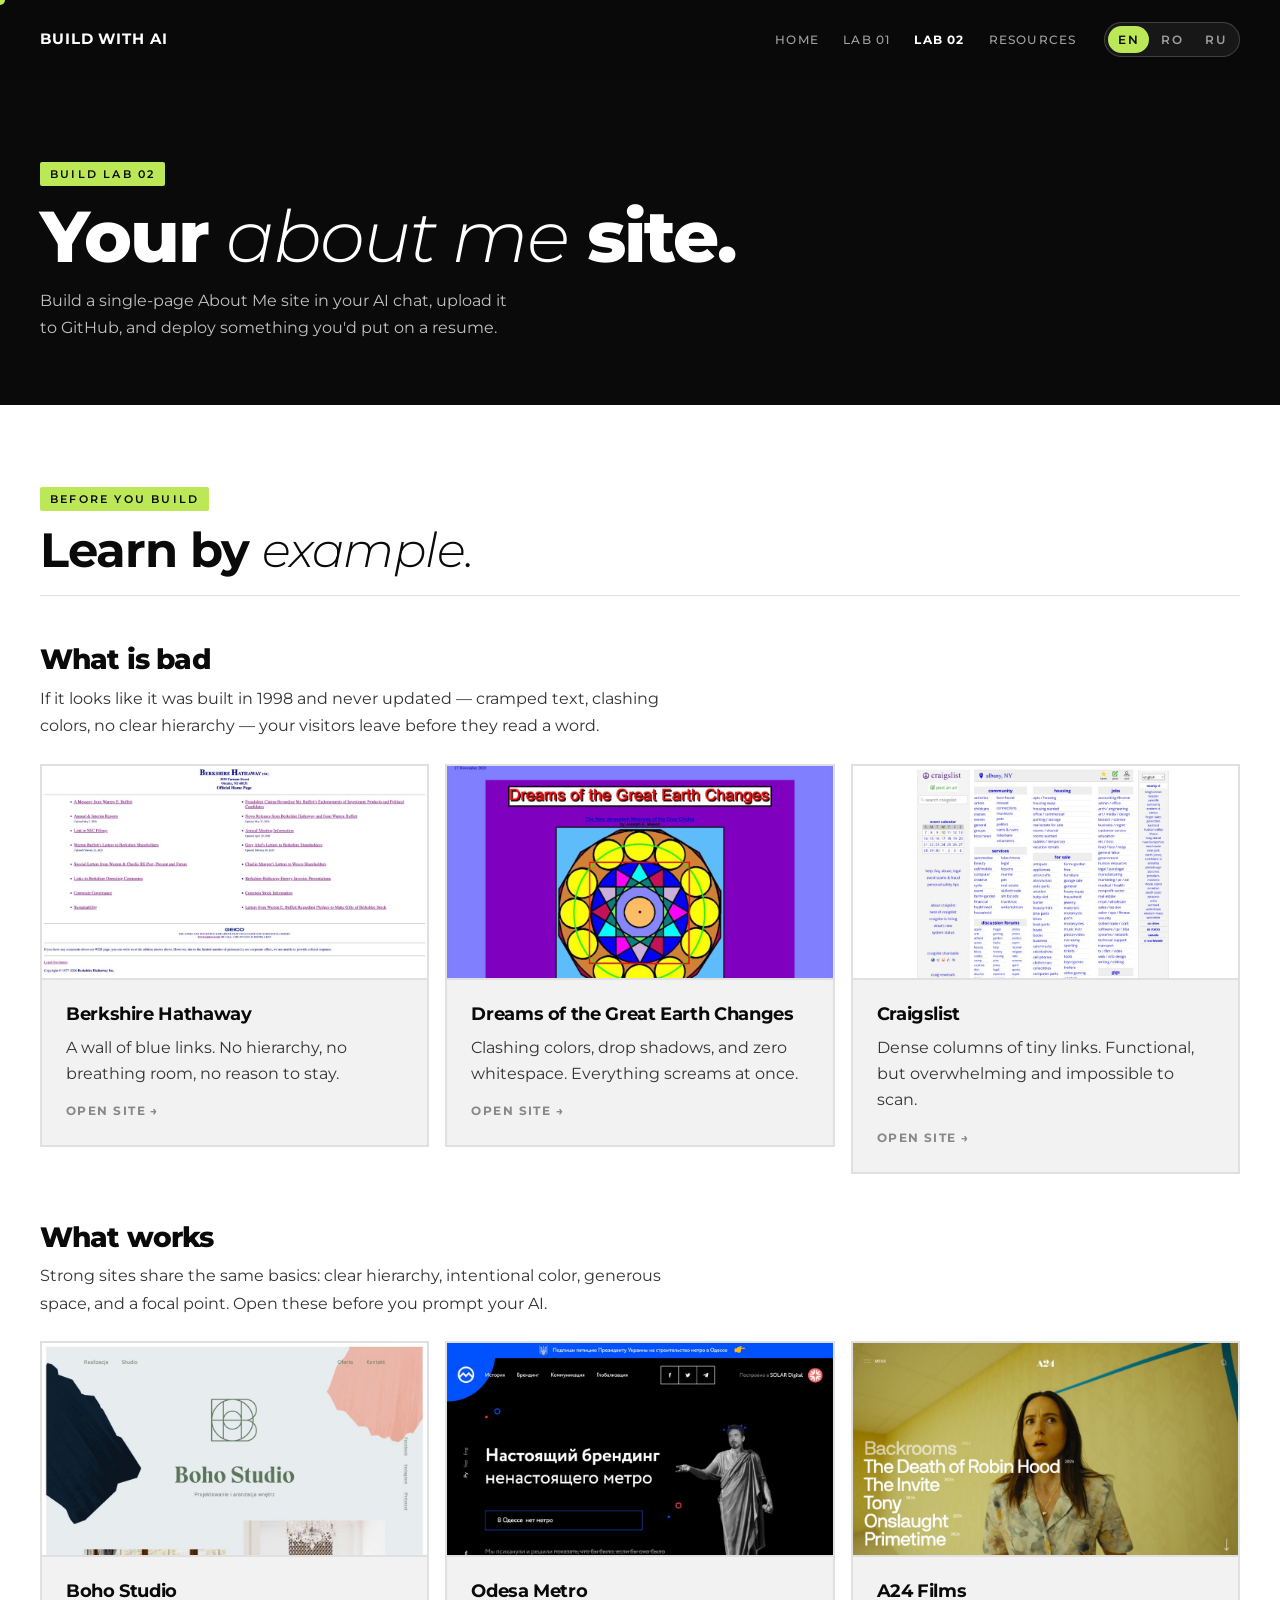
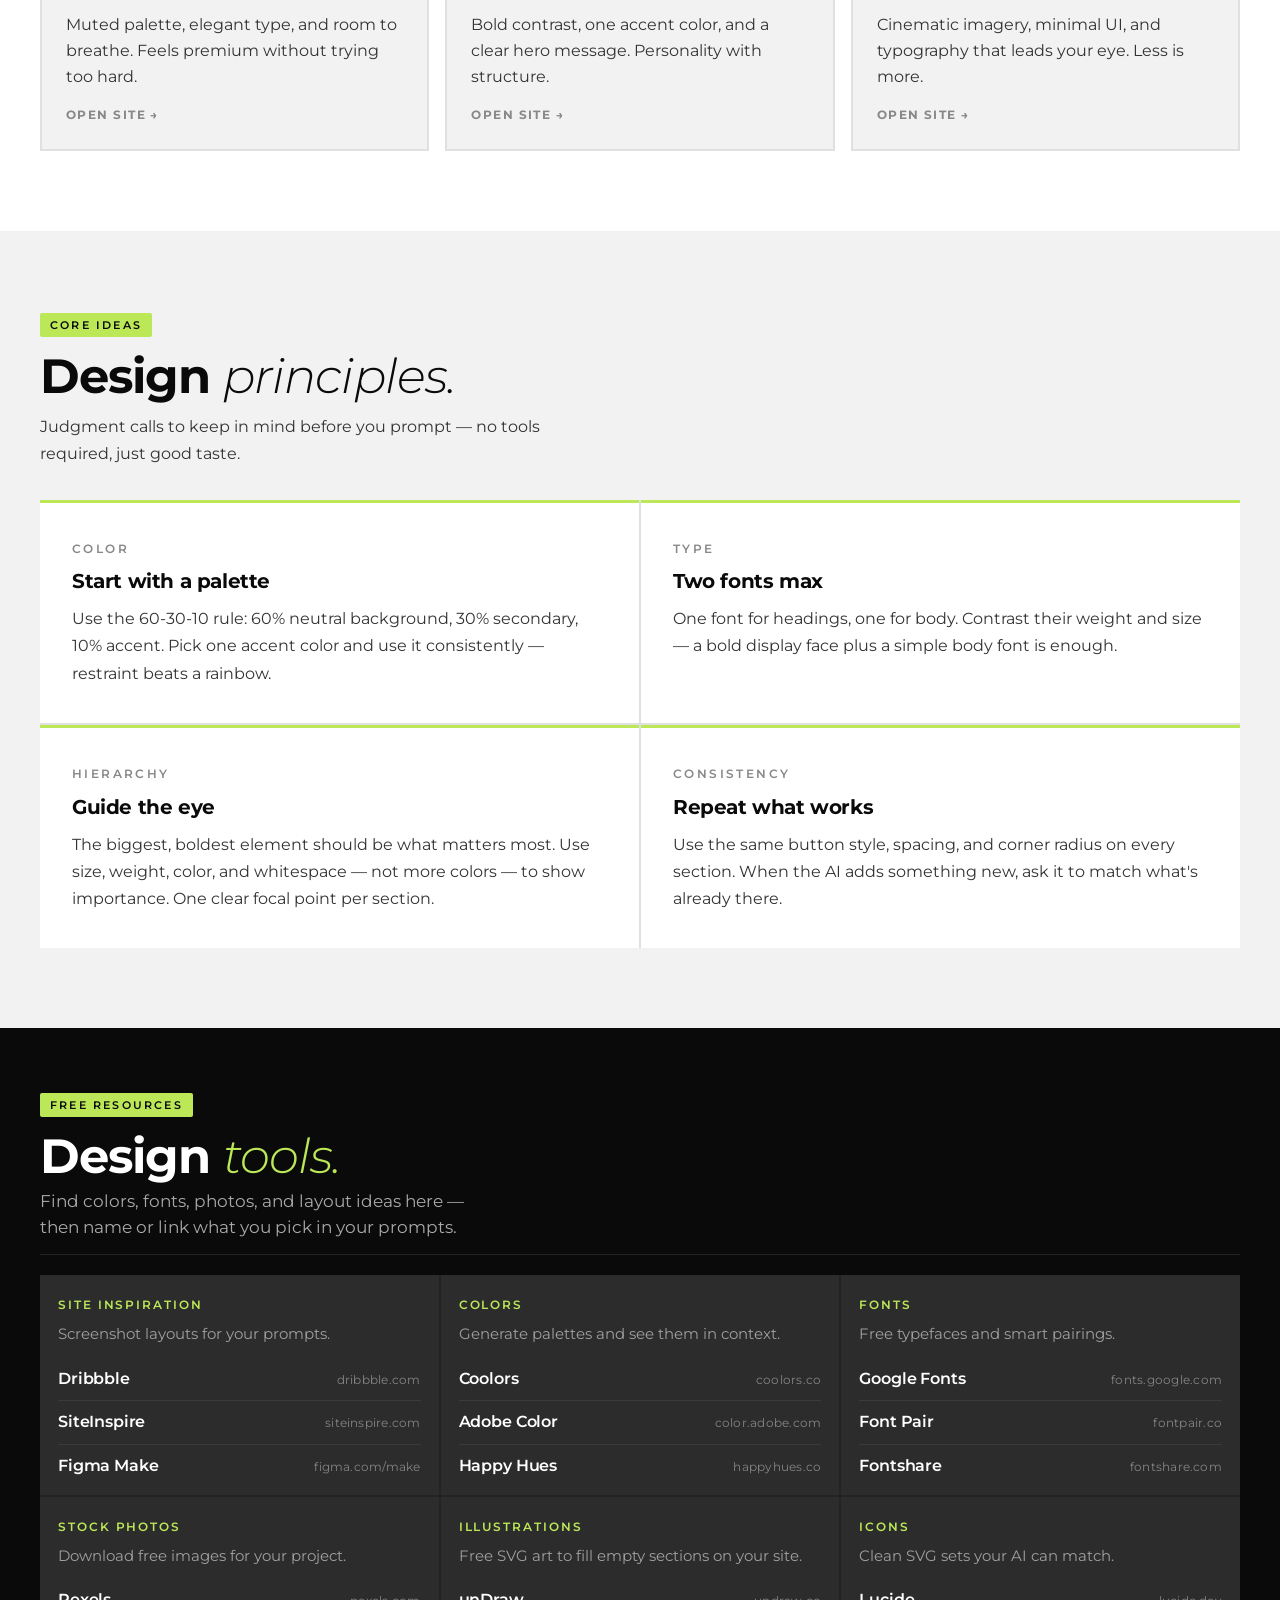
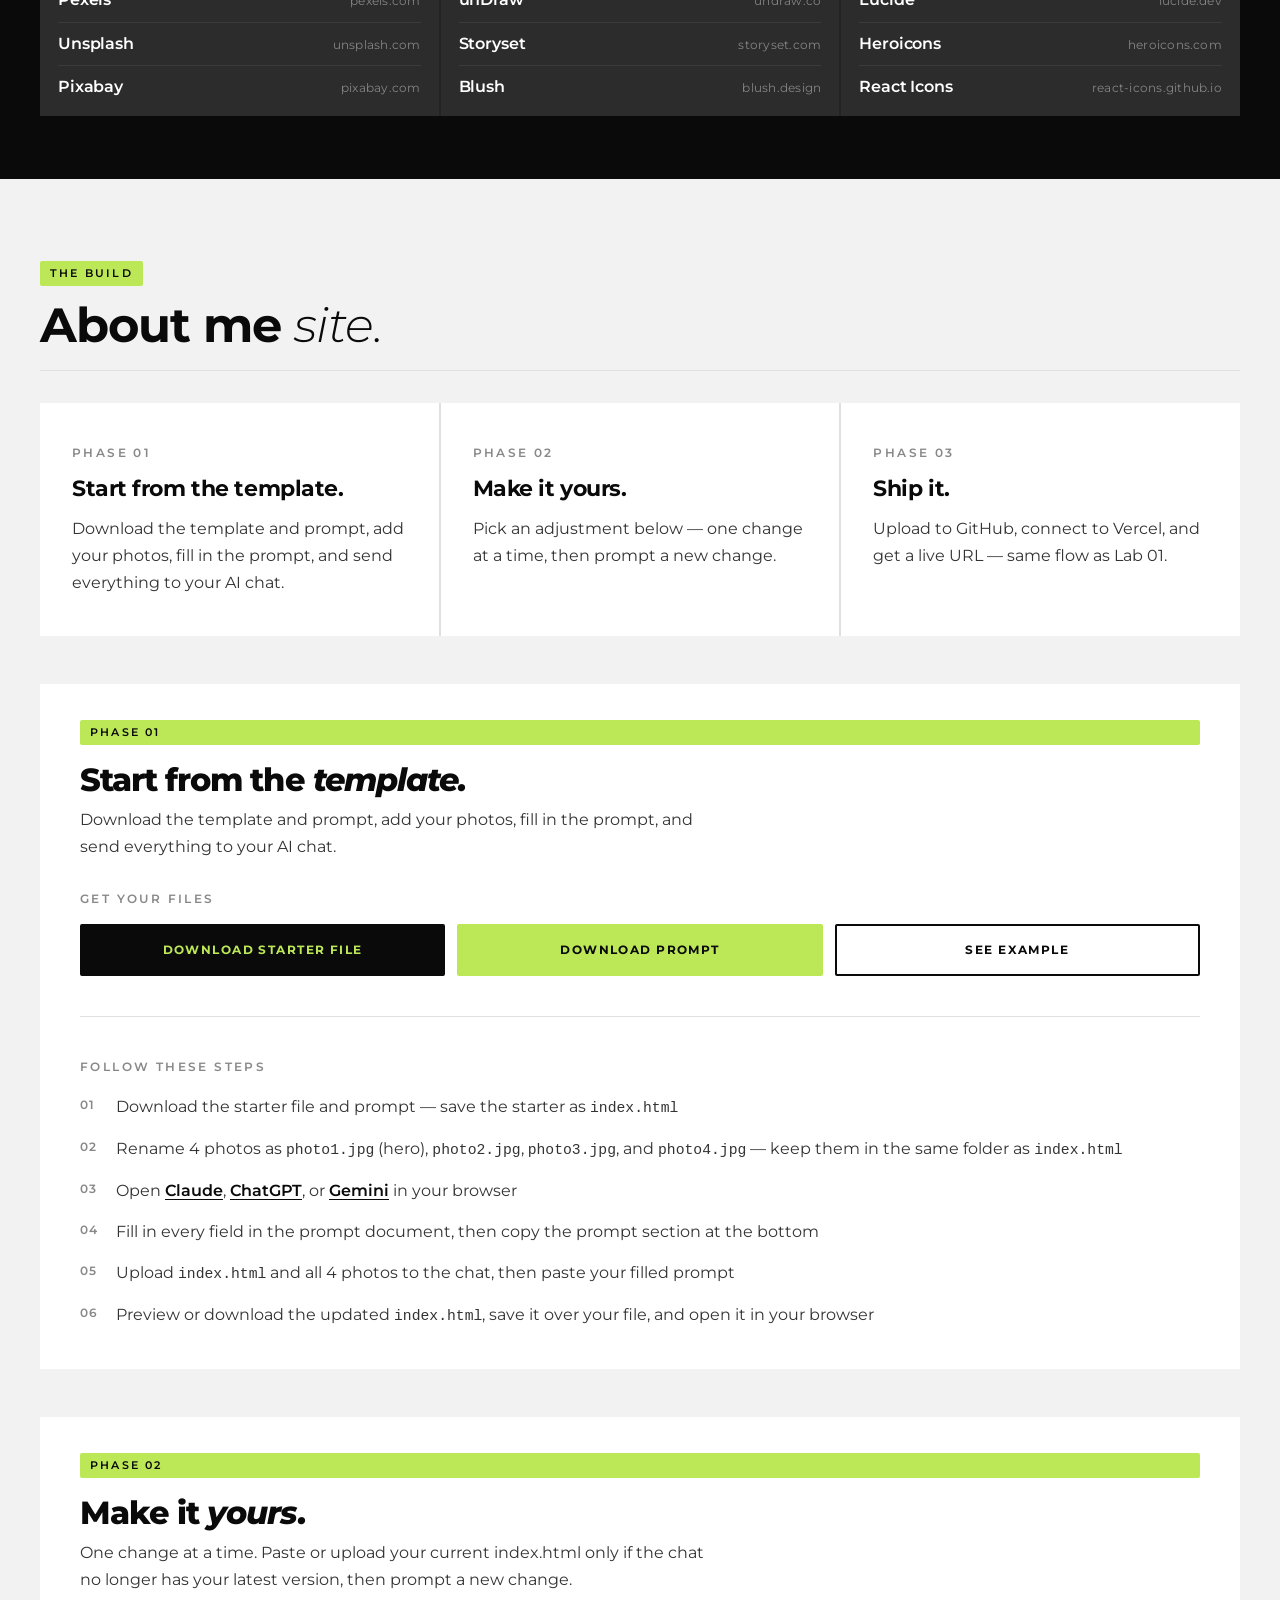
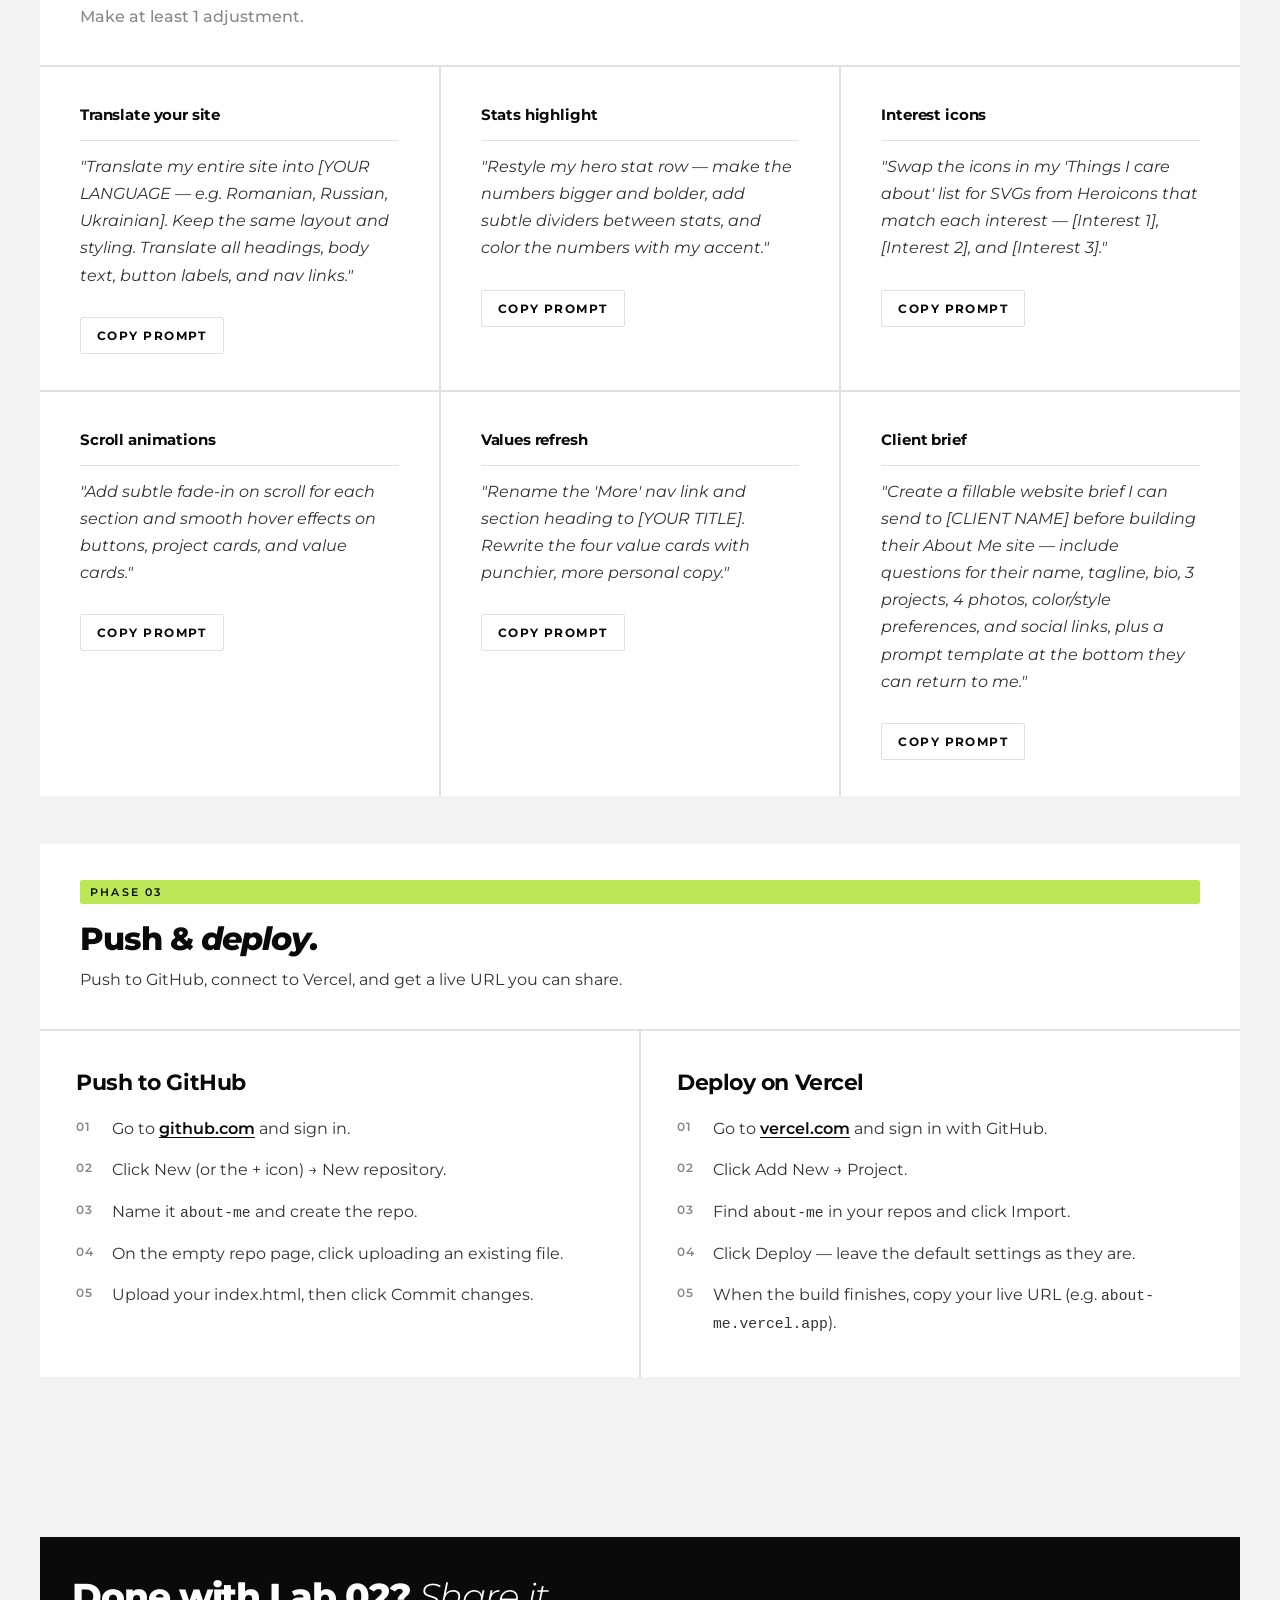
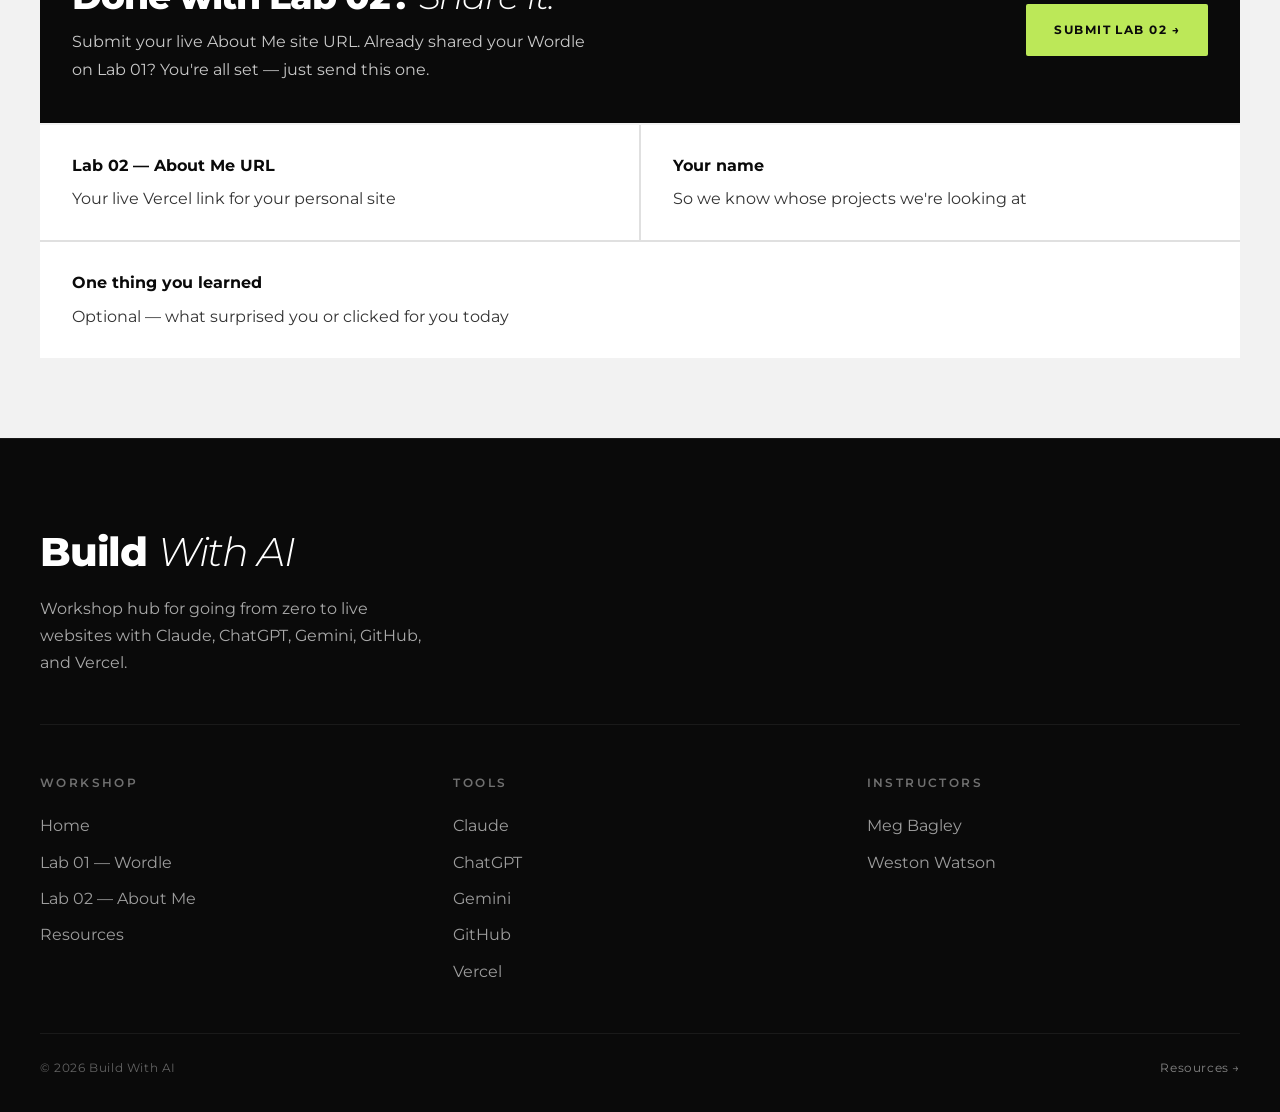
<file: lab-2.html>
<!DOCTYPE html>
<html lang="en">
<head>
<meta charset="UTF-8">
<meta name="viewport" content="width=device-width, initial-scale=1.0">
<meta name="theme-color" content="#bce858">
<meta name="color-scheme" content="light">
<meta name="apple-mobile-web-app-title" content="Build With AI">
<title>Lab 02 — About Me · Build With AI</title>
<link rel="icon" type="image/svg+xml" href="favicon.svg">
<link rel="apple-touch-icon" href="favicon.svg">
<link href="https://fonts.googleapis.com/css2?family=Montserrat:ital,wght@0,300;0,400;0,500;0,600;0,700;0,800;0,900;1,300;1,400&display=swap" rel="stylesheet">
<link rel="stylesheet" href="styles.css">
</head>
<body data-i18n-title="title.lab2">

<div class="cursor" id="cursor"></div>

<nav id="nav">
  <a href="index.html" class="nav-logo" data-i18n="nav.logo">Build With AI</a>
  <div class="nav-right">
    <ul class="nav-links">
      <li><a href="index.html" data-i18n="nav.home">Home</a></li>
      <li><a href="lab-1.html" data-i18n="nav.lab1">Lab 01</a></li>
      <li><a href="lab-2.html" class="active" data-i18n="nav.lab2">Lab 02</a></li>
      <li><a href="resources.html" data-i18n="nav.resources">Resources</a></li>
    </ul>
    <div class="lang-toggle lang-toggle--desktop" role="group" data-i18n-aria-label="nav.aria_lang" aria-label="Language">
      <button type="button" class="lang-btn active" data-lang="en" aria-pressed="true">EN</button>
      <button type="button" class="lang-btn" data-lang="ro" aria-pressed="false">RO</button>
      <button type="button" class="lang-btn" data-lang="ru" aria-pressed="false">RU</button>
    </div>
  </div>
  <button class="hamburger" id="hamburger" data-i18n-aria-label="nav.aria_menu" aria-label="Open menu">
    <span></span><span></span><span></span>
  </button>
</nav>

<div class="mobile-menu" id="mobileMenu">
  <div class="lang-toggle mobile-lang-toggle" role="group" data-i18n-aria-label="nav.aria_lang" aria-label="Language">
    <button type="button" class="lang-btn active" data-lang="en" aria-pressed="true">EN</button>
    <button type="button" class="lang-btn" data-lang="ro" aria-pressed="false">RO</button>
    <button type="button" class="lang-btn" data-lang="ru" aria-pressed="false">RU</button>
  </div>
  <a href="index.html" class="mobile-link" data-i18n="nav.home">Home</a>
  <a href="lab-1.html" class="mobile-link" data-i18n="nav.lab1">Lab 01</a>
  <a href="lab-2.html" class="mobile-link active" data-i18n="nav.lab2">Lab 02</a>
  <a href="resources.html" class="mobile-link" data-i18n="nav.resources">Resources</a>
</div>

<header class="page-hero">
  <div class="page-hero-content">
    <div class="section-tag" data-i18n="lab2.hero.tag">Build Lab 02</div>
    <h1 data-i18n-html="lab2.hero.title_html">Your <em>about me</em> site.</h1>
    <p data-i18n="lab2.hero.desc">Build a single-page About Me site in your AI chat, upload it to GitHub, and deploy something you'd put on a resume.</p>
  </div>
</header>

<!-- DESIGN KIT -->
<section id="design" class="page-section">
  <div class="section-header reveal">
    <div>
      <div class="section-tag" data-i18n="lab2.design.tag">Before you build</div>
      <h2 class="section-title" data-i18n-html="lab2.design.title_html">Learn by <em>example.</em></h2>
    </div>
  </div>

  <div class="design-subsection reveal">
    <h3 class="design-subhead" data-i18n="lab2.design.bad.heading">What is bad</h3>
    <p class="design-subintro" data-i18n="lab2.design.bad.intro">If it looks like it was built in 1998 and never updated — cramped text, clashing colors, no clear hierarchy — your visitors leave before they read a word.</p>
    <div class="design-specimens">
      <a class="design-specimen" href="https://www.berkshirehathaway.com/" target="_blank" rel="noopener">
        <div class="design-specimen-media">
          <img src="images/design/berkshire-hathaway.png" alt="Berkshire Hathaway homepage" width="960" height="600" loading="lazy">
        </div>
        <div class="design-specimen-content">
          <span class="design-specimen-name" data-i18n="lab2.design.bad.01.name">Berkshire Hathaway</span>
          <p class="design-specimen-note" data-i18n="lab2.design.bad.01.note">A wall of blue links. No hierarchy, no breathing room, no reason to stay.</p>
          <span class="design-specimen-link" data-i18n="lab2.design.gallery.open">Open site →</span>
        </div>
      </a>
      <a class="design-specimen" href="https://www.greatdreams.com/" target="_blank" rel="noopener">
        <div class="design-specimen-media">
          <img src="images/design/great-earth-changes.png" alt="Dreams of the Great Earth Changes homepage" width="960" height="600" loading="lazy">
        </div>
        <div class="design-specimen-content">
          <span class="design-specimen-name" data-i18n="lab2.design.bad.02.name">Dreams of the Great Earth Changes</span>
          <p class="design-specimen-note" data-i18n="lab2.design.bad.02.note">Clashing colors, drop shadows, and zero whitespace. Everything screams at once.</p>
          <span class="design-specimen-link" data-i18n="lab2.design.gallery.open">Open site →</span>
        </div>
      </a>
      <a class="design-specimen" href="https://albany.craigslist.org/" target="_blank" rel="noopener">
        <div class="design-specimen-media">
          <img src="images/design/craigslist.png" alt="Craigslist Albany homepage" width="960" height="600" loading="lazy">
        </div>
        <div class="design-specimen-content">
          <span class="design-specimen-name" data-i18n="lab2.design.bad.03.name">Craigslist</span>
          <p class="design-specimen-note" data-i18n="lab2.design.bad.03.note">Dense columns of tiny links. Functional, but overwhelming and impossible to scan.</p>
          <span class="design-specimen-link" data-i18n="lab2.design.gallery.open">Open site →</span>
        </div>
      </a>
    </div>
  </div>

  <div class="design-subsection reveal">
    <h3 class="design-subhead" data-i18n="lab2.design.good.heading">What works</h3>
    <p class="design-subintro" data-i18n="lab2.design.good.intro">Strong sites share the same basics: clear hierarchy, intentional color, generous space, and a focal point. Open these before you prompt your AI.</p>
    <div class="design-specimens">
      <a class="design-specimen" href="https://www.bohostudio.pl/" target="_blank" rel="noopener">
        <div class="design-specimen-media">
          <img src="images/design/boho-studio.png" alt="Boho Studio homepage" width="960" height="600" loading="lazy">
        </div>
        <div class="design-specimen-content">
          <span class="design-specimen-name" data-i18n="lab2.design.good.01.name">Boho Studio</span>
          <p class="design-specimen-note" data-i18n="lab2.design.good.01.note">Muted palette, elegant type, and room to breathe. Feels premium without trying too hard.</p>
          <span class="design-specimen-link" data-i18n="lab2.design.gallery.open">Open site →</span>
        </div>
      </a>
      <a class="design-specimen" href="https://metro.solardigital.com.ua/" target="_blank" rel="noopener">
        <div class="design-specimen-media">
          <img src="images/design/odesa-metro.png" alt="Odesa Metro project homepage" width="960" height="600" loading="lazy">
        </div>
        <div class="design-specimen-content">
          <span class="design-specimen-name" data-i18n="lab2.design.good.02.name">Odesa Metro</span>
          <p class="design-specimen-note" data-i18n="lab2.design.good.02.note">Bold contrast, one accent color, and a clear hero message. Personality with structure.</p>
          <span class="design-specimen-link" data-i18n="lab2.design.gallery.open">Open site →</span>
        </div>
      </a>
      <a class="design-specimen" href="https://a24films.com/" target="_blank" rel="noopener">
        <div class="design-specimen-media">
          <img src="images/design/a24-films.png" alt="A24 Films homepage" width="960" height="600" loading="lazy">
        </div>
        <div class="design-specimen-content">
          <span class="design-specimen-name" data-i18n="lab2.design.good.03.name">A24 Films</span>
          <p class="design-specimen-note" data-i18n="lab2.design.good.03.note">Cinematic imagery, minimal UI, and typography that leads your eye. Less is more.</p>
          <span class="design-specimen-link" data-i18n="lab2.design.gallery.open">Open site →</span>
        </div>
      </a>
    </div>
  </div>

</section>

<section id="design-ideals" class="page-section gray">
  <div class="section-header reveal">
    <div>
      <div class="section-tag" data-i18n="lab2.design.ideals.tag">Core ideas</div>
      <h2 class="section-title" data-i18n-html="lab2.design.ideals.title_html">Design <em>principles.</em></h2>
      <p class="section-intro" data-i18n="lab2.design.ideals.intro">Judgment calls to keep in mind before you prompt — no tools required, just good taste.</p>
    </div>
  </div>

  <div class="design-ideals-grid reveal">
    <div class="ideal-card" data-focus-card>
      <div class="ideal-index" data-i18n="lab2.design.color.num">Color</div>
      <h3 class="ideal-title" data-i18n="lab2.design.color.title">Start with a palette</h3>
      <p class="ideal-body" data-i18n="lab2.design.color.body">Use the 60-30-10 rule: 60% neutral background, 30% secondary, 10% accent. Pick one accent color and use it consistently — restraint beats a rainbow.</p>
    </div>
    <div class="ideal-card" data-focus-card>
      <div class="ideal-index" data-i18n="lab2.design.type.num">Type</div>
      <h3 class="ideal-title" data-i18n="lab2.design.type.title">Two fonts max</h3>
      <p class="ideal-body" data-i18n="lab2.design.type.body">One font for headings, one for body. Contrast their weight and size — a bold display face plus a simple body font is enough.</p>
    </div>
    <div class="ideal-card" data-focus-card>
      <div class="ideal-index" data-i18n="lab2.design.hierarchy.num">Hierarchy</div>
      <h3 class="ideal-title" data-i18n="lab2.design.hierarchy.title">Guide the eye</h3>
      <p class="ideal-body" data-i18n="lab2.design.hierarchy.body">The biggest, boldest element should be what matters most. Use size, weight, color, and whitespace — not more colors — to show importance. One clear focal point per section.</p>
    </div>
    <div class="ideal-card" data-focus-card>
      <div class="ideal-index" data-i18n="lab2.design.consistency.num">Consistency</div>
      <h3 class="ideal-title" data-i18n="lab2.design.consistency.title">Repeat what works</h3>
      <p class="ideal-body" data-i18n="lab2.design.consistency.body">Use the same button style, spacing, and corner radius on every section. When the AI adds something new, ask it to match what's already there.</p>
    </div>
  </div>
</section>

<section id="design-tools" class="page-section design-tools-section">
  <div class="section-header reveal">
    <div>
      <div class="section-tag" data-i18n="lab2.design.tools.tag">Free resources</div>
      <h2 class="section-title" data-i18n-html="lab2.design.tools.title_html">Design <em>tools.</em></h2>
      <p class="section-intro" data-i18n="lab2.design.tools.intro">Find colors, fonts, photos, and layout ideas here — then name or link what you pick in your prompts.</p>
    </div>
  </div>

  <div class="design-tools-grid reveal">
    <div class="tool-kit-card">
      <div class="tool-kit-label" data-i18n="lab2.design.tools.inspiration.label">Site inspiration</div>
      <p class="tool-kit-desc" data-i18n="lab2.design.tools.inspiration.desc">Screenshot layouts for your prompts.</p>
      <div class="tool-kit-links">
        <a href="https://dribbble.com" target="_blank" rel="noopener" class="tool-kit-link"><span class="tool-kit-name">Dribbble</span><span class="tool-kit-url">dribbble.com</span></a>
        <a href="https://www.siteinspire.com/" target="_blank" rel="noopener" class="tool-kit-link"><span class="tool-kit-name">SiteInspire</span><span class="tool-kit-url">siteinspire.com</span></a>
        <a href="https://www.figma.com/make" target="_blank" rel="noopener" class="tool-kit-link"><span class="tool-kit-name">Figma Make</span><span class="tool-kit-url">figma.com/make</span></a>
      </div>
    </div>
    <div class="tool-kit-card">
      <div class="tool-kit-label" data-i18n="lab2.design.tools.colors.label">Colors</div>
      <p class="tool-kit-desc" data-i18n="lab2.design.tools.colors.desc">Generate palettes and see them in context.</p>
      <div class="tool-kit-links">
        <a href="https://coolors.co" target="_blank" rel="noopener" class="tool-kit-link"><span class="tool-kit-name">Coolors</span><span class="tool-kit-url">coolors.co</span></a>
        <a href="https://color.adobe.com" target="_blank" rel="noopener" class="tool-kit-link"><span class="tool-kit-name">Adobe Color</span><span class="tool-kit-url">color.adobe.com</span></a>
        <a href="https://happyhues.co" target="_blank" rel="noopener" class="tool-kit-link"><span class="tool-kit-name">Happy Hues</span><span class="tool-kit-url">happyhues.co</span></a>
      </div>
    </div>
    <div class="tool-kit-card">
      <div class="tool-kit-label" data-i18n="lab2.design.tools.fonts.label">Fonts</div>
      <p class="tool-kit-desc" data-i18n="lab2.design.tools.fonts.desc">Free typefaces and smart pairings.</p>
      <div class="tool-kit-links">
        <a href="https://fonts.google.com" target="_blank" rel="noopener" class="tool-kit-link"><span class="tool-kit-name">Google Fonts</span><span class="tool-kit-url">fonts.google.com</span></a>
        <a href="https://www.fontpair.co" target="_blank" rel="noopener" class="tool-kit-link"><span class="tool-kit-name">Font Pair</span><span class="tool-kit-url">fontpair.co</span></a>
        <a href="https://www.fontshare.com" target="_blank" rel="noopener" class="tool-kit-link"><span class="tool-kit-name">Fontshare</span><span class="tool-kit-url">fontshare.com</span></a>
      </div>
    </div>
    <div class="tool-kit-card">
      <div class="tool-kit-label" data-i18n="lab2.design.tools.photos.label">Stock photos</div>
      <p class="tool-kit-desc" data-i18n="lab2.design.tools.photos.desc">Download free images for your project.</p>
      <div class="tool-kit-links">
        <a href="https://www.pexels.com" target="_blank" rel="noopener" class="tool-kit-link"><span class="tool-kit-name">Pexels</span><span class="tool-kit-url">pexels.com</span></a>
        <a href="https://unsplash.com" target="_blank" rel="noopener" class="tool-kit-link"><span class="tool-kit-name">Unsplash</span><span class="tool-kit-url">unsplash.com</span></a>
        <a href="https://pixabay.com" target="_blank" rel="noopener" class="tool-kit-link"><span class="tool-kit-name">Pixabay</span><span class="tool-kit-url">pixabay.com</span></a>
      </div>
    </div>
    <div class="tool-kit-card">
      <div class="tool-kit-label" data-i18n="lab2.design.tools.illustrations.label">Illustrations</div>
      <p class="tool-kit-desc" data-i18n="lab2.design.tools.illustrations.desc">Free SVG art to fill empty sections on your site.</p>
      <div class="tool-kit-links">
        <a href="https://undraw.co" target="_blank" rel="noopener" class="tool-kit-link"><span class="tool-kit-name">unDraw</span><span class="tool-kit-url">undraw.co</span></a>
        <a href="https://storyset.com" target="_blank" rel="noopener" class="tool-kit-link"><span class="tool-kit-name">Storyset</span><span class="tool-kit-url">storyset.com</span></a>
        <a href="https://blush.design" target="_blank" rel="noopener" class="tool-kit-link"><span class="tool-kit-name">Blush</span><span class="tool-kit-url">blush.design</span></a>
      </div>
    </div>
    <div class="tool-kit-card">
      <div class="tool-kit-label" data-i18n="lab2.design.tools.icons.label">Icons</div>
      <p class="tool-kit-desc" data-i18n="lab2.design.tools.icons.desc">Clean SVG sets your AI can match.</p>
      <div class="tool-kit-links">
        <a href="https://lucide.dev" target="_blank" rel="noopener" class="tool-kit-link"><span class="tool-kit-name">Lucide</span><span class="tool-kit-url">lucide.dev</span></a>
        <a href="https://heroicons.com" target="_blank" rel="noopener" class="tool-kit-link"><span class="tool-kit-name">Heroicons</span><span class="tool-kit-url">heroicons.com</span></a>
        <a href="https://react-icons.github.io/react-icons/" target="_blank" rel="noopener" class="tool-kit-link"><span class="tool-kit-name">React Icons</span><span class="tool-kit-url">react-icons.github.io</span></a>
      </div>
    </div>
  </div>
</section>

<!-- BUILD LAB 02 -->
<section id="build-02" class="page-section gray">
  <div class="section-header reveal">
    <div>
      <div class="section-tag" data-i18n="lab2.build.tag">The build</div>
      <h2 class="section-title" data-i18n-html="lab2.build.title_html">About me <em>site.</em></h2>
    </div>
  </div>

  <div class="build-phases reveal">
    <div class="build-phase">
      <div class="build-phase-label" data-i18n="lab2.build.phase01.label">Phase 01</div>
      <div class="build-phase-title" data-i18n="lab2.build.phase01.title">Start from the template.</div>
      <div class="build-phase-body" data-i18n="lab2.build.phase01.body">Download the template and prompt, add your photos, fill in the prompt, and send everything to your AI chat.</div>
    </div>
    <div class="build-phase">
      <div class="build-phase-label" data-i18n="lab2.build.phase02.label">Phase 02</div>
      <div class="build-phase-title" data-i18n="lab2.build.phase02.title">Make it yours.</div>
      <div class="build-phase-body" data-i18n="lab2.build.phase02.body">Pick an adjustment below — one change at a time, then prompt a new change.</div>
    </div>
    <div class="build-phase">
      <div class="build-phase-label" data-i18n="lab2.build.phase03.label">Phase 03</div>
      <div class="build-phase-title" data-i18n="lab2.build.phase03.title">Ship it.</div>
      <div class="build-phase-body" data-i18n="lab2.build.phase03.body">Upload to GitHub, connect to Vercel, and get a live URL — same flow as Lab 01.</div>
    </div>
  </div>

  <div class="build-detail reveal">
    <div class="build-detail-panel" data-focus-card>
      <div class="build-detail-head">
        <div class="section-tag" data-i18n="lab2.build.phase01.label">Phase 01</div>
        <h2 class="build-detail-title" data-i18n-html="lab2.build.phase01.title_html">Start from the <em>template.</em></h2>
        <p class="build-detail-subtitle" data-i18n="lab2.build.phase01.body">Download the template and prompt, add your photos, fill in the prompt, and send everything to your AI chat.</p>
      </div>

      <div class="build-detail-body">
      <div class="build-detail-section">
        <div class="build-detail-section-label" data-i18n="lab2.build.phase01.downloads_label">Get your files</div>
        <div class="starter-downloads">
          <a href="starters/about-me-starter.html" download="index.html" class="starter-download-btn" data-i18n="lab2.starter.download_starter">Download starter file</a>
          <a href="https://docs.google.com/document/d/18dr1hG_g5KX4g_7t2wzr35NjamRPup5B/export?format=docx" target="_blank" rel="noopener" class="starter-download-btn starter-download-btn--lime" data-i18n="lab2.starter.download_prompt">Download prompt</a>
          <a href="https://about-me-example.vercel.app/" target="_blank" rel="noopener" class="starter-download-btn starter-download-btn--outline" data-i18n="lab2.starter.view_example">See Example</a>
        </div>
      </div>

      <div class="build-detail-section">
        <div class="build-detail-section-label" data-i18n="lab2.build.phase01.steps_label">Follow these steps</div>
        <ol class="deploy-step-list">
          <li data-i18n-html="lab2.build.phase01.step01_html">Download the starter file and prompt — save the starter as <span class="deploy-mono">index.html</span></li>
          <li data-i18n-html="lab2.build.phase01.step02_html">Rename 4 photos as <span class="deploy-mono">photo1.jpg</span> (hero), <span class="deploy-mono">photo2.jpg</span>, <span class="deploy-mono">photo3.jpg</span>, and <span class="deploy-mono">photo4.jpg</span> — keep them in the same folder as <span class="deploy-mono">index.html</span></li>
          <li data-i18n-html="lab2.build.phase01.step03_html">Open <a href="https://claude.ai" target="_blank" rel="noopener">Claude</a>, <a href="https://chatgpt.com" target="_blank" rel="noopener">ChatGPT</a>, or <a href="https://gemini.google.com" target="_blank" rel="noopener">Gemini</a> in your browser</li>
          <li data-i18n="lab2.build.phase01.step04">Fill in every field in the prompt document, then copy the prompt section at the bottom</li>
          <li data-i18n-html="lab2.build.phase01.step05_html">Upload <span class="deploy-mono">index.html</span> and all 4 photos to the chat, then paste your filled prompt</li>
          <li data-i18n-html="lab2.build.phase01.step06_html">Preview or download the updated <span class="deploy-mono">index.html</span>, save it over your file, and open it in your browser</li>
        </ol>
      </div>
      </div>
    </div>
  </div>

  <div class="build-detail reveal">
    <div class="build-detail-head">
      <div class="section-tag" data-i18n="lab2.build.phase02.label">Phase 02</div>
      <h2 class="build-detail-title" data-i18n-html="lab2.build.phase02.title_html">Make it <em>yours.</em></h2>
      <p class="build-detail-subtitle" data-i18n="lab2.build.phase02.detail_intro">One change at a time. Paste or upload your current index.html only if the chat no longer has your latest version, then prompt a new change.</p>
      <p class="build-detail-tip" data-i18n="lab2.build.phase02.tip">Make at least 1 adjustment.</p>
    </div>
    <div class="flair-grid">
    <div class="flair-card">
      <div class="flair-name" data-i18n="lab2.adjust.colors.name">Translate your site</div>
      <div class="flair-prompt" data-i18n="lab2.adjust.colors.prompt">"Translate my entire site into [YOUR LANGUAGE — e.g. Romanian, Russian, Ukrainian]. Keep the same layout and styling. Translate all headings, body text, button labels, and nav links."</div>
    </div>
    <div class="flair-card">
      <div class="flair-name" data-i18n="lab2.adjust.space.name">Stats highlight</div>
      <div class="flair-prompt" data-i18n="lab2.adjust.space.prompt">"Restyle my hero stat row — make the numbers bigger and bolder, add subtle dividers between stats, and color the numbers with my accent."</div>
    </div>
    <div class="flair-card">
      <div class="flair-name" data-i18n="lab2.adjust.personality.name">Interest icons</div>
      <div class="flair-prompt" data-i18n="lab2.adjust.personality.prompt">"Swap the icons in my 'Things I care about' list for SVGs from Heroicons that match each interest — [Interest 1], [Interest 2], and [Interest 3]."</div>
    </div>
    <div class="flair-card">
      <div class="flair-name" data-i18n="lab2.adjust.animations.name">Scroll animations</div>
      <div class="flair-prompt" data-i18n="lab2.adjust.animations.prompt">"Add subtle fade-in on scroll for each section and smooth hover effects on buttons, project cards, and value cards."</div>
    </div>
    <div class="flair-card">
      <div class="flair-name" data-i18n="lab2.adjust.dark.name">Values refresh</div>
      <div class="flair-prompt" data-i18n="lab2.adjust.dark.prompt">"Rename the 'More' nav link and section heading to [YOUR TITLE]. Rewrite the four value cards with punchier, more personal copy."</div>
    </div>
    <div class="flair-card">
      <div class="flair-name" data-i18n="lab2.adjust.mobile.name">Client brief</div>
      <div class="flair-prompt" data-i18n="lab2.adjust.mobile.prompt">"Create a fillable website brief I can send to [CLIENT NAME] before building their About Me site — include questions for their name, tagline, bio, 3 projects, 4 photos, color/style preferences, and social links, plus a prompt template at the bottom they can return to me."</div>
    </div>
    </div>
  </div>

  <div class="build-detail reveal" id="deploy">
    <div class="build-detail-head">
      <div class="section-tag" data-i18n="lab2.build.phase03.label">Phase 03</div>
      <h2 class="build-detail-title" data-i18n-html="lab2.deploy.title_html">Push &amp; <em>deploy.</em></h2>
      <p class="build-detail-subtitle" data-i18n="lab2.build.phase03.detail_intro">Push to GitHub, connect to Vercel, and get a live URL you can share.</p>
    </div>
    <div class="deploy-steps">
    <div class="deploy-step" data-focus-card>
      <div class="deploy-step-title" data-i18n="lab2.deploy.step01.title">Push to GitHub</div>
      <ol class="deploy-step-list">
        <li data-i18n-html="lab2.deploy.step01.item01_html">Go to <a href="https://github.com" target="_blank" rel="noopener">github.com</a> and sign in.</li>
        <li data-i18n="lab2.deploy.step01.item02">Click New (or the + icon) → New repository.</li>
        <li data-i18n-html="lab2.deploy.step01.item03_html">Name it <span class="deploy-mono">about-me</span> and create the repo.</li>
        <li data-i18n="lab2.deploy.step01.item04">On the empty repo page, click uploading an existing file.</li>
        <li data-i18n="lab2.deploy.step01.item05">Upload your index.html, then click Commit changes.</li>
      </ol>
    </div>
    <div class="deploy-step" data-focus-card>
      <div class="deploy-step-title" data-i18n="lab2.deploy.step02.title">Deploy on Vercel</div>
      <ol class="deploy-step-list">
        <li data-i18n-html="lab2.deploy.step02.item01_html">Go to <a href="https://vercel.com" target="_blank" rel="noopener">vercel.com</a> and sign in with GitHub.</li>
        <li data-i18n="lab2.deploy.step02.item02">Click Add New → Project.</li>
        <li data-i18n-html="lab2.deploy.step02.item03_html">Find <span class="deploy-mono">about-me</span> in your repos and click Import.</li>
        <li data-i18n="lab2.deploy.step02.item04">Click Deploy — leave the default settings as they are.</li>
        <li data-i18n-html="lab2.deploy.step02.item05_html">When the build finishes, copy your live URL (e.g. <span class="deploy-mono">about-me.vercel.app</span>).</li>
      </ol>
    </div>
    </div>
  </div>
</section>

<!-- SHARE -->
<section id="share" class="page-section gray">
  <div class="share-panel reveal">
    <div>
      <h3 data-i18n-html="lab2.share.title_html">Done with Lab 02? <em>Share it.</em></h3>
      <p data-i18n="lab2.share.desc">Submit your live About Me site URL. Already shared your Wordle on Lab 01? You're all set — just send this one.</p>
    </div>
    <a href="https://forms.gle/cTUNnAHh6zawQZBQA" target="_blank" rel="noopener" class="share-submit" data-i18n="lab2.share.submit">Submit Lab 02 →</a>
  </div>
  <div class="share-checklist reveal">
    <div class="share-item">
      <strong data-i18n="lab2.share.checklist.url.title">Lab 02 — About Me URL</strong>
      <span data-i18n="lab2.share.checklist.url.desc">Your live Vercel link for your personal site</span>
    </div>
    <div class="share-item">
      <strong data-i18n="lab2.share.checklist.name.title">Your name</strong>
      <span data-i18n="lab2.share.checklist.name.desc">So we know whose projects we're looking at</span>
    </div>
    <div class="share-item share-item--full">
      <strong data-i18n="lab2.share.checklist.learned.title">One thing you learned</strong>
      <span data-i18n="lab2.share.checklist.learned.desc">Optional — what surprised you or clicked for you today</span>
    </div>
  </div>
</section>

<footer class="site-footer">
  <div class="site-footer-brand">
    <h2 data-i18n-html="footer.brand_title_html">Build <em>With AI</em></h2>
    <p data-i18n="footer.brand_desc">Workshop hub for going from zero to live websites with Claude, ChatGPT, Gemini, GitHub, and Vercel.</p>
  </div>
  <div class="site-footer-grid">
    <div class="site-footer-col">
      <h4 data-i18n="footer.col_workshop">Workshop</h4>
      <ul>
        <li><a href="index.html" data-i18n="footer.link_home">Home</a></li>
        <li><a href="lab-1.html" data-i18n="footer.link_lab1">Lab 01 — Wordle</a></li>
        <li><a href="lab-2.html" data-i18n="footer.link_lab2">Lab 02 — About Me</a></li>
        <li><a href="resources.html" data-i18n="footer.link_resources">Resources</a></li>
      </ul>
    </div>
    <div class="site-footer-col">
      <h4 data-i18n="footer.col_tools">Tools</h4>
      <ul>
        <li><a href="https://claude.ai" target="_blank" rel="noopener">Claude</a></li>
        <li><a href="https://chatgpt.com" target="_blank" rel="noopener">ChatGPT</a></li>
        <li><a href="https://gemini.google.com" target="_blank" rel="noopener">Gemini</a></li>
        <li><a href="https://github.com" target="_blank" rel="noopener">GitHub</a></li>
        <li><a href="https://vercel.com" target="_blank" rel="noopener">Vercel</a></li>
      </ul>
    </div>
    <div class="site-footer-col">
      <h4 data-i18n="footer.col_instructors">Instructors</h4>
      <ul>
        <li><a href="https://www.instagram.com/megan._.bagley/" target="_blank" rel="noopener">Meg Bagley</a></li>
        <li><a href="https://www.instagram.com/weston.watson/" target="_blank" rel="noopener">Weston Watson</a></li>
      </ul>
    </div>
  </div>
  <div class="site-footer-bottom">
    <span data-i18n="footer.copyright">© 2026 Build With AI</span>
    <a href="resources.html" data-i18n="footer.resources_link">Resources →</a>
  </div>
</footer>

<script src="i18n.js"></script>
<script src="main.js"></script>
</body>
</html>
</file>
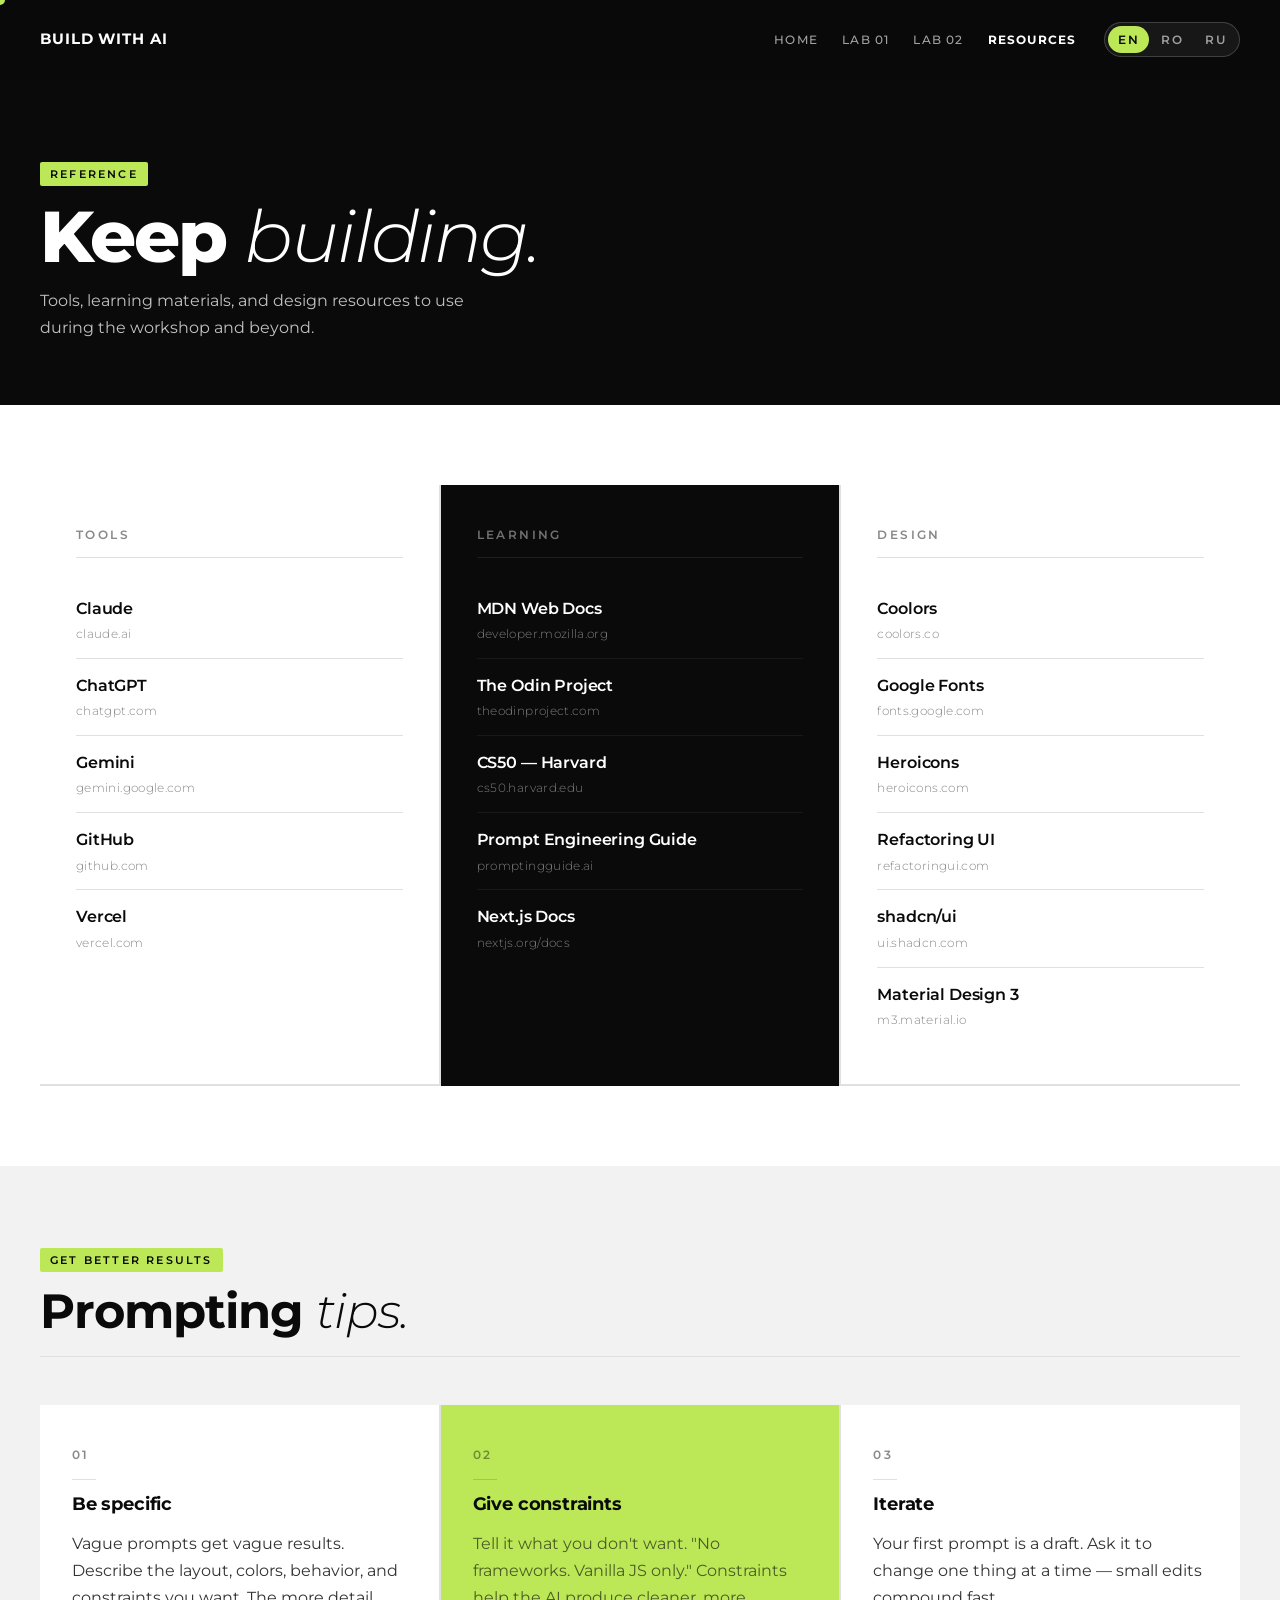
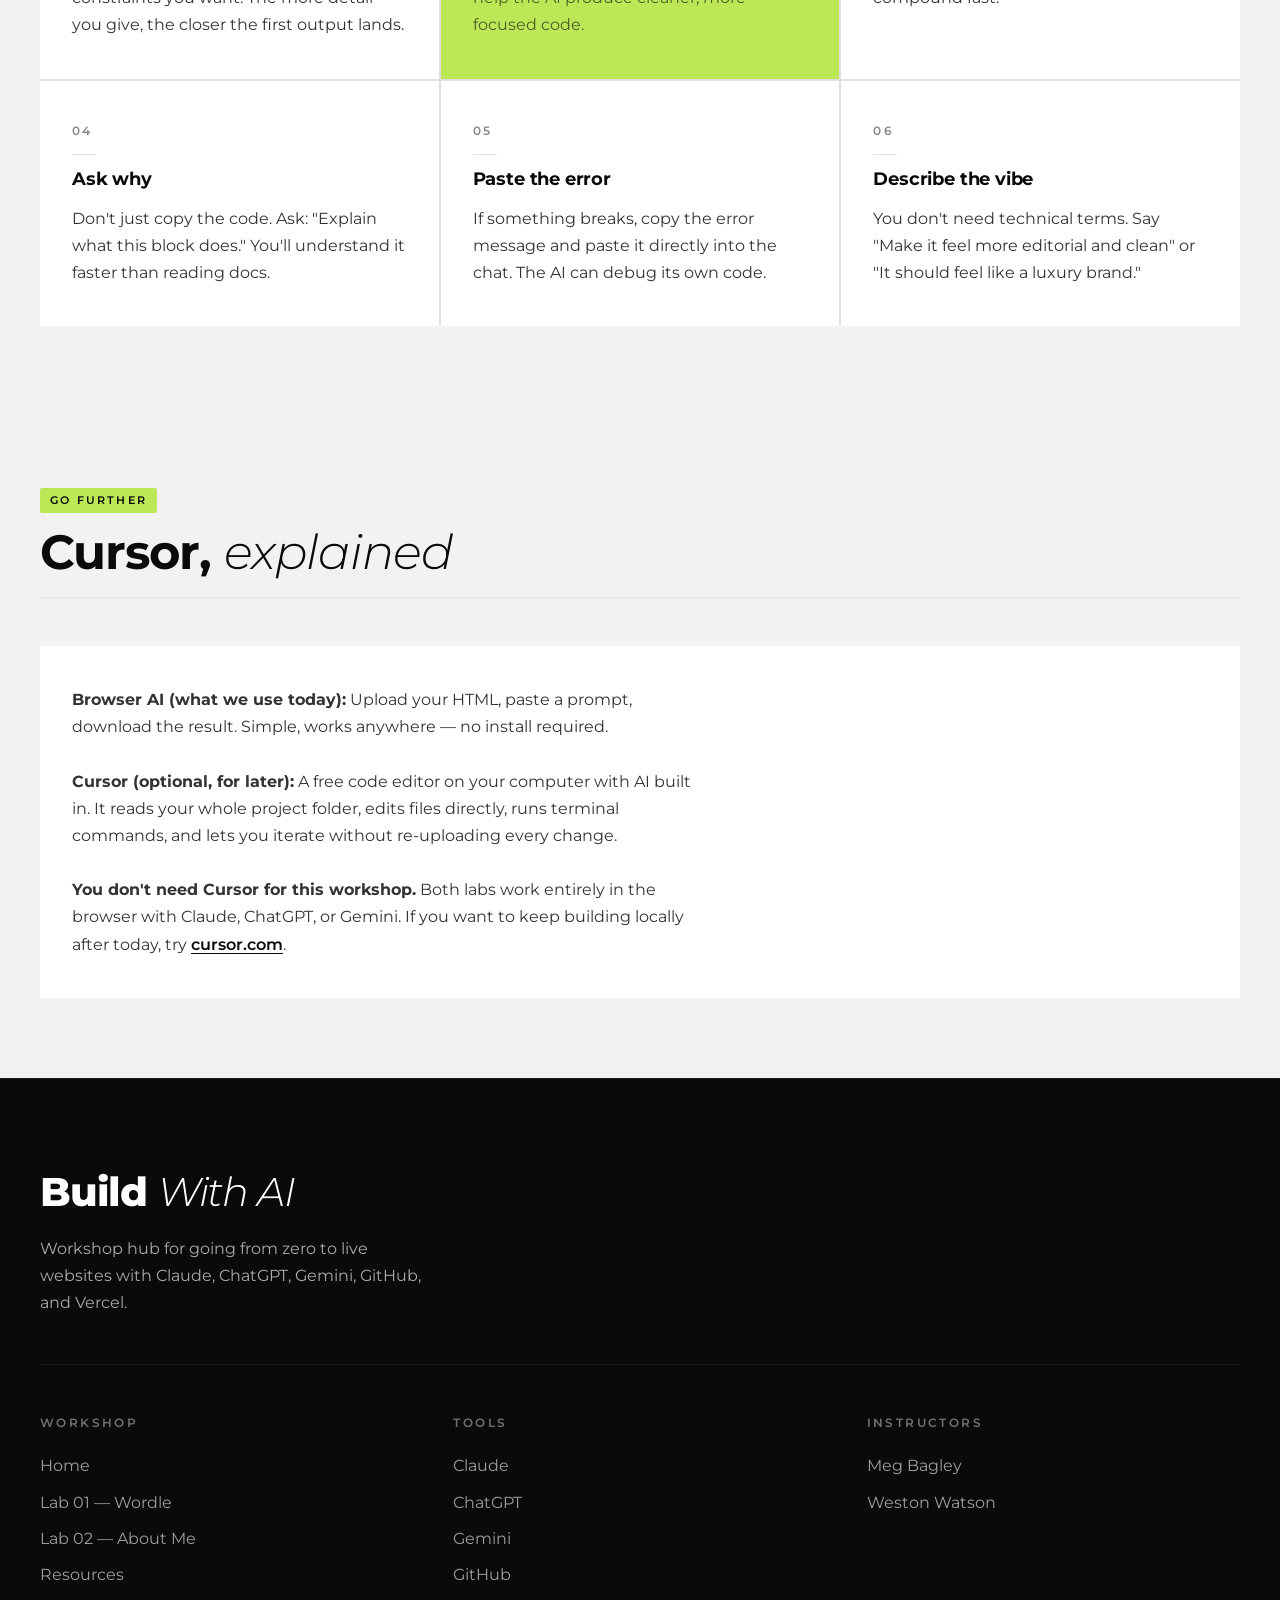
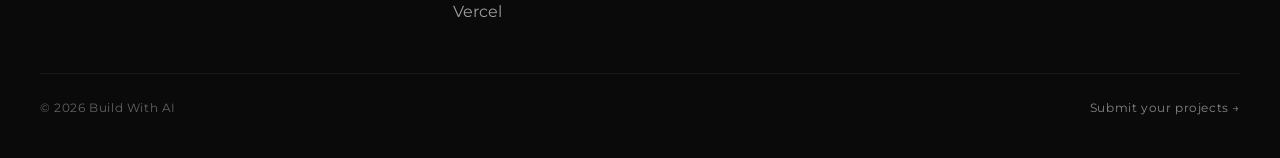
<file: resources.html>
<!DOCTYPE html>
<html lang="en">
<head>
<meta charset="UTF-8">
<meta name="viewport" content="width=device-width, initial-scale=1.0">
<meta name="theme-color" content="#bce858">
<meta name="color-scheme" content="light">
<meta name="apple-mobile-web-app-title" content="Build With AI">
<title>Resources · Build With AI</title>
<link rel="icon" type="image/svg+xml" href="favicon.svg">
<link rel="apple-touch-icon" href="favicon.svg">
<link href="https://fonts.googleapis.com/css2?family=Montserrat:ital,wght@0,300;0,400;0,500;0,600;0,700;0,800;0,900;1,300;1,400&display=swap" rel="stylesheet">
<link rel="stylesheet" href="styles.css">
</head>
<body data-i18n-title="title.resources">

<div class="cursor" id="cursor"></div>

<nav id="nav">
  <a href="index.html" class="nav-logo" data-i18n="nav.logo">Build With AI</a>
  <div class="nav-right">
    <ul class="nav-links">
      <li><a href="index.html" data-i18n="nav.home">Home</a></li>
      <li><a href="lab-1.html" data-i18n="nav.lab1">Lab 01</a></li>
      <li><a href="lab-2.html" data-i18n="nav.lab2">Lab 02</a></li>
      <li><a href="resources.html" class="active" data-i18n="nav.resources">Resources</a></li>
    </ul>
    <div class="lang-toggle lang-toggle--desktop" role="group" data-i18n-aria-label="nav.aria_lang" aria-label="Language">
      <button type="button" class="lang-btn active" data-lang="en" aria-pressed="true">EN</button>
      <button type="button" class="lang-btn" data-lang="ro" aria-pressed="false">RO</button>
      <button type="button" class="lang-btn" data-lang="ru" aria-pressed="false">RU</button>
    </div>
  </div>
  <button class="hamburger" id="hamburger" data-i18n-aria-label="nav.aria_menu" aria-label="Open menu">
    <span></span><span></span><span></span>
  </button>
</nav>

<div class="mobile-menu" id="mobileMenu">
  <div class="lang-toggle mobile-lang-toggle" role="group" data-i18n-aria-label="nav.aria_lang" aria-label="Language">
    <button type="button" class="lang-btn active" data-lang="en" aria-pressed="true">EN</button>
    <button type="button" class="lang-btn" data-lang="ro" aria-pressed="false">RO</button>
    <button type="button" class="lang-btn" data-lang="ru" aria-pressed="false">RU</button>
  </div>
  <a href="index.html" class="mobile-link" data-i18n="nav.home">Home</a>
  <a href="lab-1.html" class="mobile-link" data-i18n="nav.lab1">Lab 01</a>
  <a href="lab-2.html" class="mobile-link" data-i18n="nav.lab2">Lab 02</a>
  <a href="resources.html" class="mobile-link active" data-i18n="nav.resources">Resources</a>
</div>

<header class="page-hero">
  <div class="page-hero-content">
    <div class="section-tag" data-i18n="resources.hero.tag">Reference</div>
    <h1 data-i18n-html="resources.hero.title_html">Keep <em>building.</em></h1>
    <p data-i18n="resources.hero.desc">Tools, learning materials, and design resources to use during the workshop and beyond.</p>
  </div>
</header>

<section id="resources" class="page-section">
  <div class="collection-mosaic reveal">
    <div class="res-block">
      <div class="res-col-label" data-i18n="resources.col.tools">Tools</div>
      <div class="res-items">
        <a class="res-item" href="https://claude.ai" target="_blank" rel="noopener"><span class="res-name" data-i18n="resources.name.claude">Claude</span><span class="res-url">claude.ai</span></a>
        <a class="res-item" href="https://chatgpt.com" target="_blank" rel="noopener"><span class="res-name" data-i18n="resources.name.chatgpt">ChatGPT</span><span class="res-url">chatgpt.com</span></a>
        <a class="res-item" href="https://gemini.google.com" target="_blank" rel="noopener"><span class="res-name" data-i18n="resources.name.gemini">Gemini</span><span class="res-url">gemini.google.com</span></a>
        <a class="res-item" href="https://github.com" target="_blank" rel="noopener"><span class="res-name" data-i18n="resources.name.github">GitHub</span><span class="res-url">github.com</span></a>
        <a class="res-item" href="https://vercel.com" target="_blank" rel="noopener"><span class="res-name" data-i18n="resources.name.vercel">Vercel</span><span class="res-url">vercel.com</span></a>
      </div>
    </div>

    <div class="res-block dark">
      <div class="res-col-label" data-i18n="resources.col.learning">Learning</div>
      <div class="res-items">
        <a class="res-item" href="https://developer.mozilla.org" target="_blank" rel="noopener"><span class="res-name" data-i18n="resources.name.mdn">MDN Web Docs</span><span class="res-url">developer.mozilla.org</span></a>
        <a class="res-item" href="https://theodinproject.com" target="_blank" rel="noopener"><span class="res-name" data-i18n="resources.name.odin">The Odin Project</span><span class="res-url">theodinproject.com</span></a>
        <a class="res-item" href="https://cs50.harvard.edu" target="_blank" rel="noopener"><span class="res-name" data-i18n="resources.name.cs50">CS50 — Harvard</span><span class="res-url">cs50.harvard.edu</span></a>
        <a class="res-item" href="https://promptingguide.ai" target="_blank" rel="noopener"><span class="res-name" data-i18n="resources.name.prompting">Prompt Engineering Guide</span><span class="res-url">promptingguide.ai</span></a>
        <a class="res-item" href="https://nextjs.org/docs" target="_blank" rel="noopener"><span class="res-name" data-i18n="resources.name.nextjs">Next.js Docs</span><span class="res-url">nextjs.org/docs</span></a>
      </div>
    </div>

    <div class="res-block">
      <div class="res-col-label" data-i18n="resources.col.design">Design</div>
      <div class="res-items">
        <a class="res-item" href="https://coolors.co" target="_blank" rel="noopener"><span class="res-name" data-i18n="resources.name.coolors">Coolors</span><span class="res-url">coolors.co</span></a>
        <a class="res-item" href="https://fonts.google.com" target="_blank" rel="noopener"><span class="res-name" data-i18n="resources.name.fonts">Google Fonts</span><span class="res-url">fonts.google.com</span></a>
        <a class="res-item" href="https://heroicons.com" target="_blank" rel="noopener"><span class="res-name" data-i18n="resources.name.heroicons">Heroicons</span><span class="res-url">heroicons.com</span></a>
        <a class="res-item" href="https://www.refactoringui.com" target="_blank" rel="noopener"><span class="res-name" data-i18n="resources.name.refactoring">Refactoring UI</span><span class="res-url">refactoringui.com</span></a>
        <a class="res-item" href="https://ui.shadcn.com" target="_blank" rel="noopener"><span class="res-name" data-i18n="resources.name.shadcn">shadcn/ui</span><span class="res-url">ui.shadcn.com</span></a>
        <a class="res-item" href="https://m3.material.io" target="_blank" rel="noopener"><span class="res-name" data-i18n="resources.name.material">Material Design 3</span><span class="res-url">m3.material.io</span></a>
      </div>
    </div>
  </div>
</section>

<section id="tips" class="page-section gray">
  <div class="section-header reveal">
    <div>
      <div class="section-tag" data-i18n="tips.section_tag">Get better results</div>
      <h2 class="section-title" data-i18n-html="tips.section_title_html">Prompting <em>tips.</em></h2>
    </div>
  </div>
  <div class="tips-blocks reveal">
    <div class="tip-block">
      <div class="tip-num">01</div>
      <div class="tip-divider"></div>
      <div class="tip-title" data-i18n="tips.01.title">Be specific</div>
      <div class="tip-body" data-i18n="tips.01.body">Vague prompts get vague results. Describe the layout, colors, behavior, and constraints you want. The more detail you give, the closer the first output lands.</div>
    </div>
    <div class="tip-block tip-block--lime">
      <div class="tip-num">02</div>
      <div class="tip-divider"></div>
      <div class="tip-title" data-i18n="tips.02.title">Give constraints</div>
      <div class="tip-body" data-i18n="tips.02.body">Tell it what you don't want. "No frameworks. Vanilla JS only." Constraints help the AI produce cleaner, more focused code.</div>
    </div>
    <div class="tip-block">
      <div class="tip-num">03</div>
      <div class="tip-divider"></div>
      <div class="tip-title" data-i18n="tips.03.title">Iterate</div>
      <div class="tip-body" data-i18n="tips.03.body">Your first prompt is a draft. Ask it to change one thing at a time — small edits compound fast.</div>
    </div>
    <div class="tip-block">
      <div class="tip-num">04</div>
      <div class="tip-divider"></div>
      <div class="tip-title" data-i18n="tips.04.title">Ask why</div>
      <div class="tip-body" data-i18n="tips.04.body">Don't just copy the code. Ask: "Explain what this block does." You'll understand it faster than reading docs.</div>
    </div>
    <div class="tip-block">
      <div class="tip-num">05</div>
      <div class="tip-divider"></div>
      <div class="tip-title" data-i18n="tips.05.title">Paste the error</div>
      <div class="tip-body" data-i18n="tips.05.body">If something breaks, copy the error message and paste it directly into the chat. The AI can debug its own code.</div>
    </div>
    <div class="tip-block">
      <div class="tip-num">06</div>
      <div class="tip-divider"></div>
      <div class="tip-title" data-i18n="tips.06.title">Describe the vibe</div>
      <div class="tip-body" data-i18n="tips.06.body">You don't need technical terms. Say "Make it feel more editorial and clean" or "It should feel like a luxury brand."</div>
    </div>
  </div>
</section>

<section id="cursor-info" class="page-section gray">
  <div class="section-header reveal">
    <div>
      <div class="section-tag" data-i18n="resources.cursor.tag">Go further</div>
      <h2 class="section-title" data-i18n-html="resources.cursor.title_html">Cursor, <em>explained</em></h2>
    </div>
  </div>
  <div class="tips-blocks reveal">
    <div class="tip-block tip-block--full">
      <div class="tip-body" data-i18n-html="resources.cursor.body_html"><strong>Browser AI (what we use today):</strong> Upload your HTML, paste a prompt, download the result. Simple, works anywhere — no install required.<br><br><strong>Cursor (optional, for later):</strong> A free code editor on your computer with AI built in. It reads your whole project folder, edits files directly, runs terminal commands, and lets you iterate without re-uploading every change.<br><br><strong>You don't need Cursor for this workshop.</strong> Both labs work entirely in the browser with Claude, ChatGPT, or Gemini. If you want to keep building locally after today, try <a href="https://cursor.com" target="_blank" rel="noopener">cursor.com</a>.</div>
    </div>
  </div>
</section>

<footer class="site-footer">
  <div class="site-footer-brand">
    <h2 data-i18n-html="footer.brand_title_html">Build <em>With AI</em></h2>
    <p data-i18n="footer.brand_desc">Workshop hub for going from zero to live websites with Claude, ChatGPT, Gemini, GitHub, and Vercel.</p>
  </div>
  <div class="site-footer-grid">
    <div class="site-footer-col">
      <h4 data-i18n="footer.col_workshop">Workshop</h4>
      <ul>
        <li><a href="index.html" data-i18n="footer.link_home">Home</a></li>
        <li><a href="lab-1.html" data-i18n="footer.link_lab1">Lab 01 — Wordle</a></li>
        <li><a href="lab-2.html" data-i18n="footer.link_lab2">Lab 02 — About Me</a></li>
        <li><a href="resources.html" data-i18n="footer.link_resources">Resources</a></li>
      </ul>
    </div>
    <div class="site-footer-col">
      <h4 data-i18n="footer.col_tools">Tools</h4>
      <ul>
        <li><a href="https://claude.ai" target="_blank" rel="noopener">Claude</a></li>
        <li><a href="https://chatgpt.com" target="_blank" rel="noopener">ChatGPT</a></li>
        <li><a href="https://gemini.google.com" target="_blank" rel="noopener">Gemini</a></li>
        <li><a href="https://github.com" target="_blank" rel="noopener">GitHub</a></li>
        <li><a href="https://vercel.com" target="_blank" rel="noopener">Vercel</a></li>
      </ul>
    </div>
    <div class="site-footer-col">
      <h4 data-i18n="footer.col_instructors">Instructors</h4>
      <ul>
        <li><a href="https://www.instagram.com/megan._.bagley/" target="_blank" rel="noopener">Meg Bagley</a></li>
        <li><a href="https://www.instagram.com/weston.watson/" target="_blank" rel="noopener">Weston Watson</a></li>
      </ul>
    </div>
  </div>
  <div class="site-footer-bottom">
    <span data-i18n="footer.copyright">© 2026 Build With AI</span>
    <a href="lab-2.html#share" data-i18n="footer.submit_projects">Submit your projects →</a>
  </div>
</footer>

<script src="i18n.js"></script>
<script src="main.js"></script>
</body>
</html>
</file>
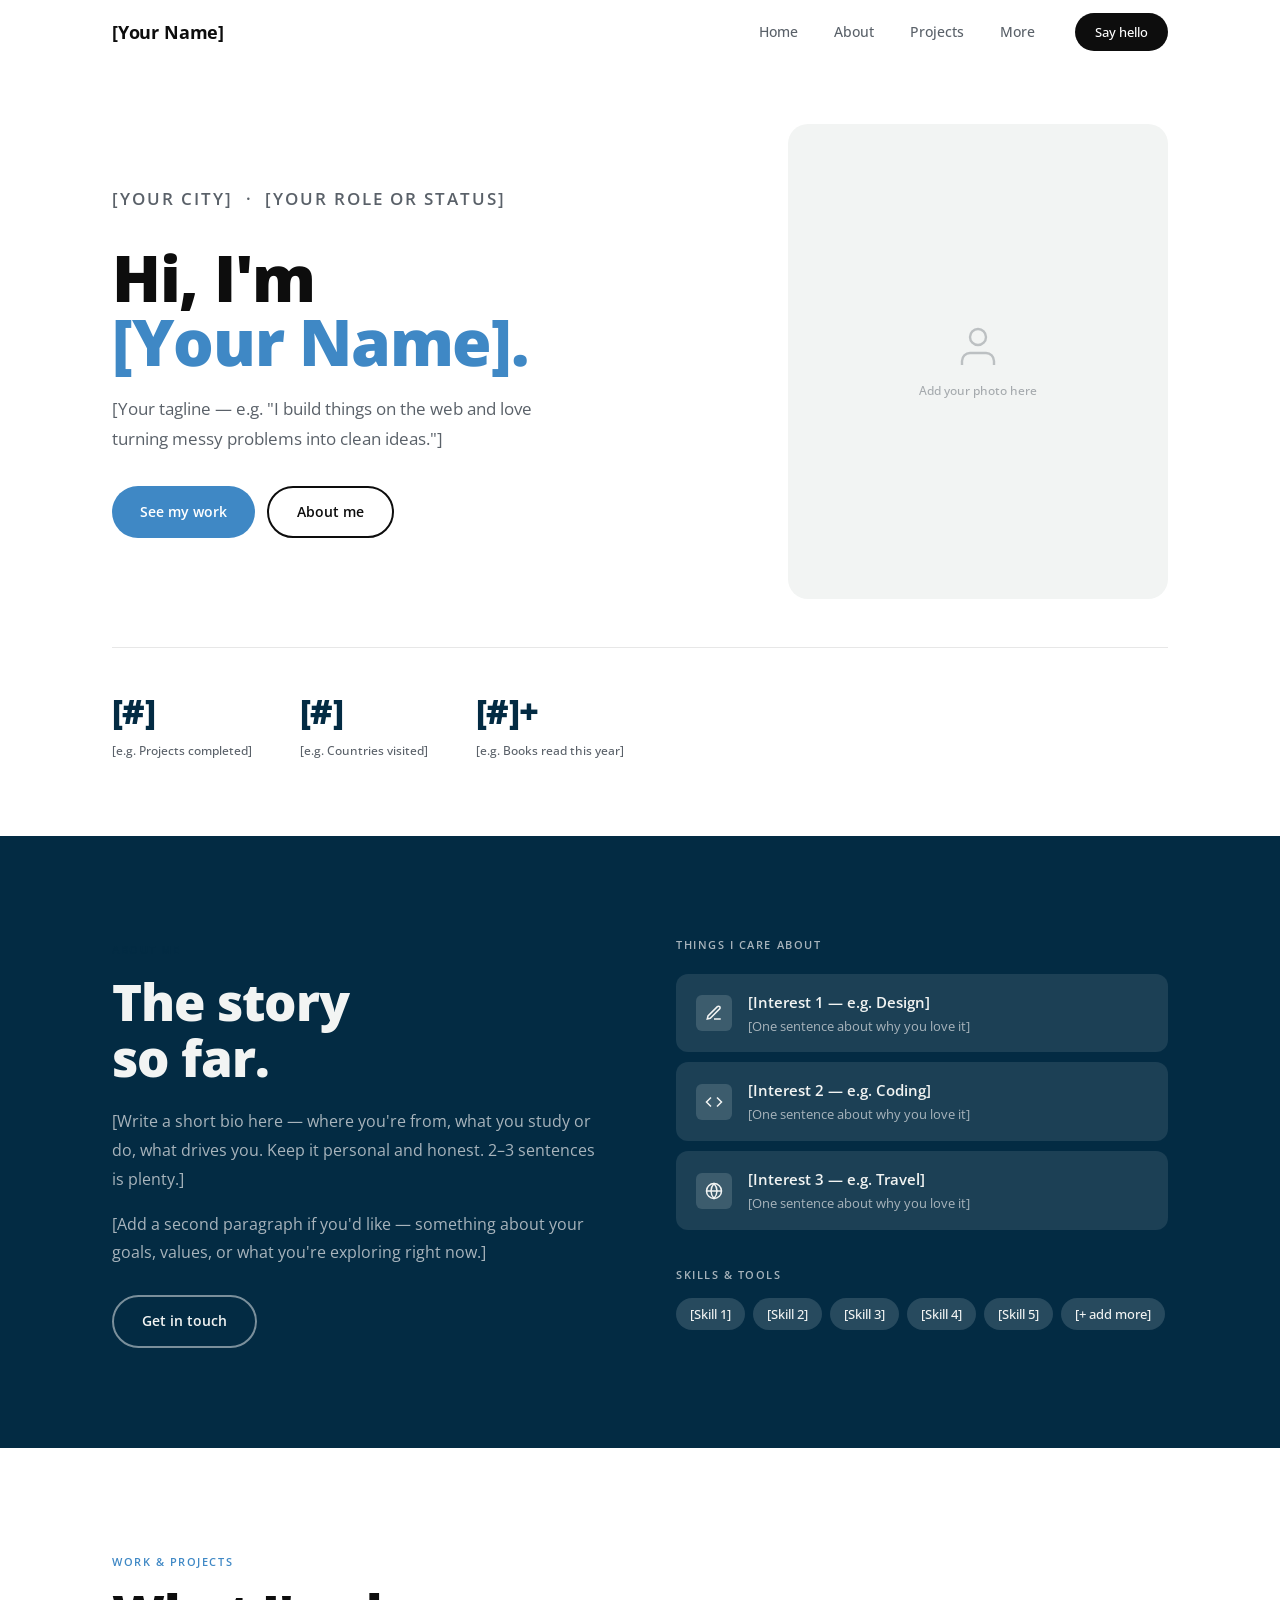
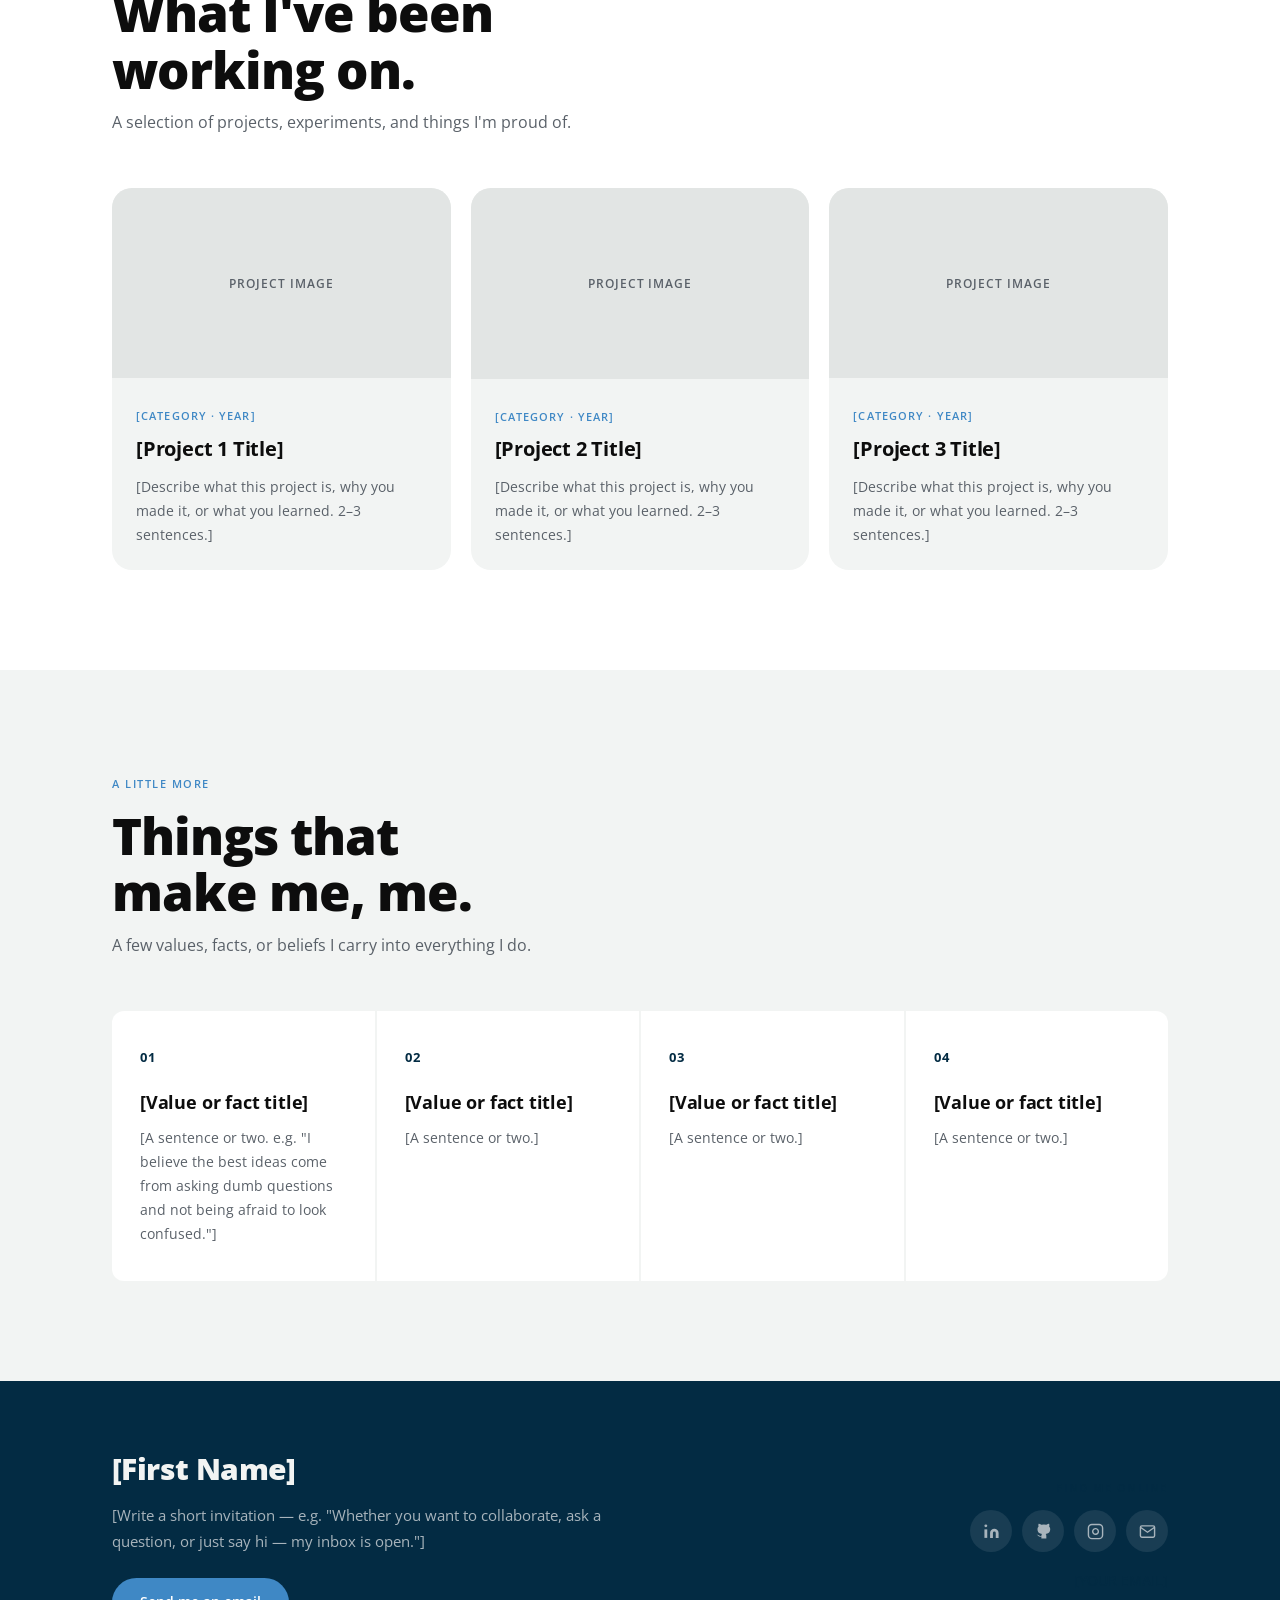
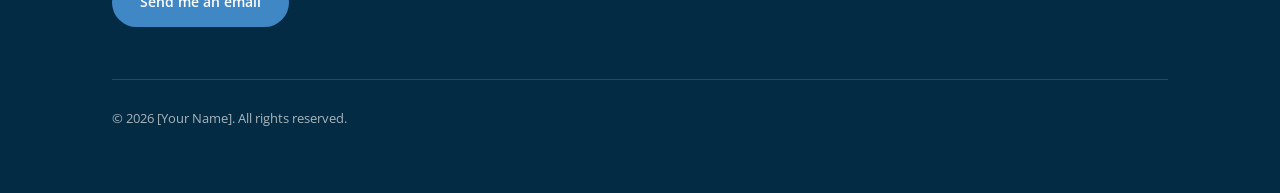
<file: starters/about-me-starter.html>
<!DOCTYPE html>
<html lang="en">
<head>
  <meta charset="UTF-8" />
  <meta name="viewport" content="width=device-width, initial-scale=1.0" />
  <title>[YOUR NAME]</title>
  <!-- Google Fonts — swap to any pair you like -->
  <link rel="preconnect" href="https://fonts.googleapis.com" />
  <link rel="preconnect" href="https://fonts.gstatic.com" crossorigin />
  <link href="https://fonts.googleapis.com/css2?family=Open+Sans:wght@400;500;600;700;800&display=swap" rel="stylesheet" />
  <style>
    /* ─────────────────────────────────────────
       TOKENS — change these to restyle the whole page
    ───────────────────────────────────────── */
    :root {
      --color-bg:         #FFFFFF;   /* pure white — main background */
      --color-surface:    #F2F4F3;   /* White Smoke — cards & section backgrounds */
      --color-accent:     #3F88C5;   /* Steel Blue — primary accent */
      --color-accent-dark:#2E6FA8;   /* Steel Blue hover */
      --color-comp:       #032B43;   /* Deep Space Blue — secondary accent & dark sections */
      --color-comp-dark:  #021E2E;   /* Deep Space Blue hover */
      --color-text:       #0D0D0D;   /* near-black — all headings */
      --color-muted:      #5A6169;   /* cool grey — body copy on light bg */
      --color-subtle:     #A8B4BC;   /* light muted — secondary text on dark bg */
      --color-on-dark:    #F2F4F3;   /* primary text on dark backgrounds */
      --color-footer-bg:  #032B43;   /* Deep Space Blue — footer */
      --font-display: 'Open Sans', system-ui, sans-serif;
      --font-body:    'Open Sans', system-ui, sans-serif;
      --radius-sm: 6px;
      --radius-md: 12px;
      --radius-lg: 20px;
      --max-w: 1120px;
      --nav-h: 64px;
    }
    /* ─────────────────────────────────────────
       RESET
    ───────────────────────────────────────── */
    *, *::before, *::after { box-sizing: border-box; margin: 0; padding: 0; }
    html { scroll-behavior: smooth; }
    body {
      font-family: var(--font-body);
      background: var(--color-bg);
      color: var(--color-text);
      line-height: 1.6;
      -webkit-font-smoothing: antialiased;
    }
    img { display: block; max-width: 100%; }
    a  { color: inherit; text-decoration: none; }
    ul { list-style: none; }
    /* ─────────────────────────────────────────
       UTILITIES
    ───────────────────────────────────────── */
    .container {
      width: 100%;
      max-width: var(--max-w);
      margin-inline: auto;
      padding-inline: 32px;
    }
    .section-label {
      display: inline-block;
      font-family: var(--font-body);
      font-size: 11px;
      font-weight: 600;
      letter-spacing: .14em;
      text-transform: uppercase;
      color: var(--color-accent);
      margin-bottom: 14px;
    }
    .btn {
      display: inline-flex;
      align-items: center;
      gap: 8px;
      padding: 13px 28px;
      border-radius: 100px;
      font-family: var(--font-body);
      font-size: 14px;
      font-weight: 600;
      cursor: pointer;
      border: none;
      transition: background .2s, transform .15s;
    }
    .btn:hover { transform: translateY(-1px); }
    .btn-primary {
      background: var(--color-accent);
      color: #fff;
    }
    .btn-primary:hover { background: var(--color-accent-dark); }
    .btn-outline {
      background: transparent;
      border: 2px solid var(--color-text);
      color: var(--color-text);
    }
    .btn-outline:hover { background: var(--color-text); color: var(--color-bg); }
    .btn-comp {
      background: var(--color-comp);
      color: #fff;
    }
    .btn-comp:hover { background: var(--color-comp-dark); }
    /* Nav CTA — visible on the light nav background */
    .nav-links .btn {
      background: var(--color-text);
      color: var(--color-bg);
      margin-left: 4px;
      padding: 9px 20px;
      font-size: 13px;
    }
    .nav-links .btn:hover { background: var(--color-accent); }
    /* ─────────────────────────────────────────
       NAV
    ───────────────────────────────────────── */
    nav {
      position: fixed;
      top: 0; left: 0; right: 0;
      height: var(--nav-h);
      background: rgba(255, 255, 255, 0.92);
      backdrop-filter: blur(14px);
      -webkit-backdrop-filter: blur(14px);
      z-index: 100;
    }
    .nav-inner {
      display: flex;
      align-items: center;
      justify-content: space-between;
      height: 100%;
    }
    .nav-logo {
      font-family: var(--font-display);
      font-size: 18px;
      font-weight: 700;
      color: var(--color-text);
      letter-spacing: -.01em;
    }
    .nav-links {
      display: flex;
      align-items: center;
      gap: 36px;
    }
    .nav-links a {
      font-size: 14px;
      font-weight: 500;
      color: var(--color-muted);
      transition: color .2s;
    }
    .nav-links a:hover { color: var(--color-text); }
    /* Hamburger (mobile) */
    .nav-toggle {
      display: none;
      flex-direction: column;
      gap: 5px;
      cursor: pointer;
      padding: 4px;
      background: none;
      border: none;
    }
    .nav-toggle span {
      display: block;
      width: 22px; height: 2px;
      background: var(--color-text);
      border-radius: 2px;
      transition: .25s;
    }
    /* ─────────────────────────────────────────
       HERO
    ───────────────────────────────────────── */
    #home {
      min-height: calc(100svh - var(--nav-h));
      padding-top: calc(var(--nav-h) + 48px);
      padding-bottom: 64px;
      display: flex;
      align-items: center;
    }
    #home .container { width: 100%; }
    .hero-inner {
      display: grid;
      grid-template-columns: 1fr 380px;
      gap: 64px;
      align-items: center;
    }
    .hero-eyebrow {
      font-family: var(--font-body);
      font-size: 12px;
      font-weight: 600;
      letter-spacing: .12em;
      text-transform: uppercase;
      color: var(--color-muted);
      margin-bottom: 18px;
    }
    .hero-text h1 {
      font-family: var(--font-display);
      font-size: clamp(36px, 5vw, 72px);
      font-weight: 800;
      line-height: 1.0;
      letter-spacing: -.02em;
      margin-bottom: 20px;
    }
    .hero-text h1 span { color: var(--color-accent); }
    .hero-text p {
      font-size: clamp(15px, 1.6vw, 17px);
      color: var(--color-muted);
      max-width: 460px;
      margin-bottom: 32px;
      line-height: 1.75;
    }
    .hero-actions { display: flex; gap: 12px; flex-wrap: wrap; }
    /* Image — constrained so it never overflows short viewports */
    .hero-image {
      width: 100%;
      max-height: calc(100svh - var(--nav-h) - 160px);
      aspect-ratio: 4 / 5;
      border-radius: var(--radius-lg);
      overflow: hidden;
      background: var(--color-surface);
      display: flex;
      align-items: center;
      justify-content: center;
      flex-direction: column;
      gap: 10px;
      color: var(--color-muted);
    }
    .hero-image svg { opacity: .35; }
    .hero-image span {
      font-size: 12px;
      font-weight: 500;
      opacity: .5;
    }
    .hero-image img {
      width: 100%;
      height: 100%;
      object-fit: cover;
      object-position: center top;
    }
    /* Stats bar */
    .hero-stats {
      display: flex;
      gap: 48px;
      margin-top: 48px;
      padding-top: 36px;
      border-top: 1px solid rgba(26, 25, 22, 0.1);
    }
    .stat-number {
      font-family: var(--font-display);
      font-size: 34px;
      font-weight: 800;
      color: var(--color-comp);
      letter-spacing: -.02em;
    }
    .stat-label {
      font-size: 12px;
      color: var(--color-muted);
      margin-top: 3px;
      font-weight: 500;
    }
    /* ─────────────────────────────────────────
       ABOUT
    ───────────────────────────────────────── */
    #about {
      background: var(--color-footer-bg);
      padding-block: 100px;
    }
    #about .section-label { color: var(--color-comp); }
    .about-inner {
      display: grid;
      grid-template-columns: 1fr 1fr;
      gap: 72px;
      align-items: start;
    }
    .about-left h2 {
      font-family: var(--font-display);
      font-size: clamp(32px, 4vw, 52px);
      font-weight: 800;
      line-height: 1.1;
      letter-spacing: -.02em;
      color: var(--color-on-dark);
      margin-bottom: 22px;
    }
    .about-left p {
      font-size: 16px;
      color: var(--color-subtle);
      line-height: 1.8;
      margin-bottom: 16px;
    }
    .about-left .btn-outline {
      border-color: rgba(242, 244, 243, 0.5);
      color: var(--color-on-dark);
      margin-top: 12px;
    }
    .about-left .btn-outline:hover {
      background: var(--color-on-dark);
      color: var(--color-text);
    }
    .about-right h3 {
      font-family: var(--font-body);
      font-size: 11px;
      font-weight: 600;
      letter-spacing: .14em;
      text-transform: uppercase;
      color: var(--color-subtle);
      margin-bottom: 20px;
    }
    .interest-list {
      display: flex;
      flex-direction: column;
      gap: 10px;
    }
    .interest-item {
      display: flex;
      align-items: center;
      gap: 16px;
      background: rgba(242, 244, 243, 0.1);
      border-radius: var(--radius-md);
      padding: 16px 20px;
    }
    .interest-icon {
      width: 36px; height: 36px;
      border-radius: var(--radius-sm);
      background: rgba(242, 244, 243, 0.15);
      display: flex; align-items: center; justify-content: center;
      flex-shrink: 0;
      color: var(--color-on-dark);
    }
    .interest-name {
      font-size: 15px;
      font-weight: 600;
      color: var(--color-on-dark);
    }
    .interest-desc {
      font-size: 13px;
      color: var(--color-subtle);
      margin-top: 2px;
    }
    .skills-wrap { margin-top: 36px; }
    .skills-wrap h3 {
      font-family: var(--font-body);
      font-size: 11px;
      font-weight: 600;
      letter-spacing: .14em;
      text-transform: uppercase;
      color: var(--color-subtle);
      margin-bottom: 14px;
    }
    .tags { display: flex; flex-wrap: wrap; gap: 8px; }
    .tag {
      padding: 6px 14px;
      border-radius: 100px;
      font-size: 13px;
      font-weight: 500;
      background: rgba(242, 244, 243, 0.15);
      color: var(--color-on-dark);
    }
    /* ─────────────────────────────────────────
       PROJECTS
    ───────────────────────────────────────── */
    #projects { padding-block: 100px; }
    .section-header {
      max-width: 560px;
      margin-bottom: 52px;
    }
    .section-header h2 {
      font-family: var(--font-display);
      font-size: clamp(32px, 4vw, 52px);
      font-weight: 800;
      line-height: 1.1;
      letter-spacing: -.02em;
      margin-bottom: 12px;
    }
    .section-header p {
      font-size: 16px;
      color: var(--color-muted);
      line-height: 1.7;
    }
    .card-grid {
      display: grid;
      grid-template-columns: repeat(3, 1fr);
      gap: 20px;
    }
    .card {
      background: var(--color-surface);
      border-radius: var(--radius-lg);
      overflow: hidden;
      transition: transform .2s;
    }
    .card:hover { transform: translateY(-4px); }
    .card-img {
      aspect-ratio: 16 / 9;
      background: #E2E5E4;
      display: flex;
      align-items: center;
      justify-content: center;
      font-size: 12px;
      font-weight: 600;
      letter-spacing: .08em;
      text-transform: uppercase;
      color: var(--color-muted);
    }
    .card:nth-child(2) .card-img { background: #E2E5E4; }
    .card:nth-child(3) .card-img { background: #E2E5E4; }
    .card-body { padding: 24px; }
    .card-tag {
      display: inline-block;
      font-size: 11px;
      font-weight: 600;
      letter-spacing: .1em;
      text-transform: uppercase;
      color: var(--color-accent);
      margin-bottom: 8px;
    }
    .card-title {
      font-family: var(--font-display);
      font-size: 20px;
      font-weight: 700;
      letter-spacing: -.01em;
      margin-bottom: 10px;
    }
    .card-desc {
      font-size: 14px;
      color: var(--color-muted);
      line-height: 1.7;
      margin-bottom: 0;
    }
    /* ─────────────────────────────────────────
       VALUES
    ───────────────────────────────────────── */
    #values {
      background: var(--color-surface);
      padding-block: 100px;
    }
    .values-grid {
      display: grid;
      grid-template-columns: repeat(4, 1fr);
      gap: 2px;
      margin-top: 52px;
    }
    .value-card {
      background: var(--color-bg);
      padding: 36px 28px;
    }
    .value-card:first-child { border-radius: var(--radius-md) 0 0 var(--radius-md); }
    .value-card:last-child  { border-radius: 0 var(--radius-md) var(--radius-md) 0; }
    .value-number {
      font-family: var(--font-display);
      font-size: 13px;
      font-weight: 700;
      letter-spacing: .08em;
      color: var(--color-comp);
      margin-bottom: 20px;
    }
    .value-title {
      font-family: var(--font-display);
      font-size: 18px;
      font-weight: 700;
      margin-bottom: 10px;
      letter-spacing: -.01em;
    }
    .value-body {
      font-size: 14px;
      color: var(--color-muted);
      line-height: 1.7;
    }
    /* ─────────────────────────────────────────
       FOOTER
    ───────────────────────────────────────── */
    footer {
      background: var(--color-footer-bg);
      padding-block: 64px;
    }
    .footer-inner {
      display: grid;
      grid-template-columns: 1fr 1fr;
      gap: 48px;
      align-items: center;
      margin-bottom: 52px;
    }
    .footer-left h3 {
      font-family: var(--font-display);
      font-size: 30px;
      font-weight: 800;
      letter-spacing: -.02em;
      color: var(--color-on-dark);
      margin-bottom: 10px;
    }
    .footer-left p {
      font-size: 15px;
      color: var(--color-subtle);
      margin-bottom: 24px;
      line-height: 1.7;
    }
    .footer-right { text-align: right; }
    .footer-right .section-label { display: block; margin-bottom: 14px; color: var(--color-comp); }
    footer .footer-email { color: var(--color-comp); }
    footer .footer-bottom a { color: var(--color-comp); }
    .socials {
      display: flex;
      justify-content: flex-end;
      gap: 10px;
      margin-bottom: 16px;
    }
    .social-link {
      width: 42px; height: 42px;
      border-radius: 50%;
      background: rgba(242, 244, 243, 0.09);
      display: flex; align-items: center; justify-content: center;
      color: var(--color-subtle);
      transition: background .2s, color .2s, transform .15s;
    }
    .social-link:hover {
      background: var(--color-accent);
      color: #fff;
      transform: translateY(-2px);
    }
    .footer-email {
      font-size: 14px;
      color: var(--color-accent);
      font-weight: 600;
    }
    .footer-bottom {
      padding-top: 28px;
      border-top: 1px solid rgba(242, 244, 243, 0.15);
      display: flex;
      justify-content: space-between;
      align-items: center;
      font-size: 13px;
      color: var(--color-subtle);
    }
    .footer-bottom a { color: var(--color-accent); font-weight: 500; }
    .footer-bottom a:hover { text-decoration: underline; }
    /* ─────────────────────────────────────────
       SCROLL REVEAL
    ───────────────────────────────────────── */
    .reveal {
      opacity: 0;
      transform: translateY(20px);
      transition: opacity .55s ease, transform .55s ease;
    }
    .reveal.visible { opacity: 1; transform: none; }
    @media (prefers-reduced-motion: reduce) {
      .reveal { opacity: 1; transform: none; }
    }
    /* ─────────────────────────────────────────
       RESPONSIVE
    ───────────────────────────────────────── */
    @media (max-width: 900px) {
      .hero-inner  { grid-template-columns: 1fr; gap: 36px; }
      .hero-image  {
        order: -1;
        width: 100%;
        max-width: 380px;
        max-height: 320px;
        aspect-ratio: 3 / 2;
        margin-inline: auto;
      }
      .about-inner { grid-template-columns: 1fr; }
      .card-grid   { grid-template-columns: 1fr 1fr; }
      .values-grid { grid-template-columns: 1fr 1fr; gap: 2px; }
      .value-card:first-child { border-radius: var(--radius-md) var(--radius-md) 0 0; }
      .value-card:last-child  { border-radius: 0 0 var(--radius-md) var(--radius-md); }
      .footer-inner { grid-template-columns: 1fr; }
      .footer-right { text-align: left; }
      .socials { justify-content: flex-start; }
    }
    @media (max-width: 600px) {
      .container { padding-inline: 20px; }
      #home {
        min-height: auto;
        padding-top: calc(var(--nav-h) + 32px);
        padding-bottom: 48px;
        align-items: flex-start;
      }
      .hero-image {
        max-width: 100%;
        max-height: 240px;
        aspect-ratio: 16 / 9;
        border-radius: var(--radius-md);
      }
      .nav-links {
        display: none;
        flex-direction: column;
        position: absolute;
        top: var(--nav-h);
        left: 0; right: 0;
        background: var(--color-bg);
        padding: 20px 24px 28px;
        gap: 18px;
      }
      .nav-links.open { display: flex; }
      .nav-links .btn { width: fit-content; }
      .nav-toggle { display: flex; }
      .card-grid  { grid-template-columns: 1fr; }
      .values-grid { grid-template-columns: 1fr 1fr; }
      .hero-stats { flex-wrap: wrap; gap: 28px; }
    }
    @media (max-width: 420px) {
      .values-grid { grid-template-columns: 1fr; }
      .value-card:first-child { border-radius: var(--radius-md) var(--radius-md) 0 0; }
      .value-card:last-child  { border-radius: 0 0 var(--radius-md) var(--radius-md); }
    }
  </style>
</head>
<body>
  <!-- ═══════════════════════════════════════
       NAVIGATION
  ═══════════════════════════════════════ -->
  <nav>
    <div class="container nav-inner">
      <!-- Replace with your name -->
      <a href="#home" class="nav-logo">[Your Name]</a>
      <ul class="nav-links" id="navLinks">
        <li><a href="#home">Home</a></li>
        <li><a href="#about">About</a></li>
        <li><a href="#projects">Projects</a></li>
        <li><a href="#values">More</a></li>
        <!-- Replace the href with your email -->
        <li><a href="mailto:[YOUR EMAIL]" class="btn btn-primary">Say hello</a></li>
      </ul>
      <button class="nav-toggle" id="navToggle" aria-label="Toggle menu">
        <span></span><span></span><span></span>
      </button>
    </div>
  </nav>
  <!-- ═══════════════════════════════════════
       HERO  (#home)
  ═══════════════════════════════════════ -->
  <section id="home">
    <div class="container">
      <div class="hero-inner">
        <!-- Left: text -->
        <div class="hero-text reveal">
          <!-- Replace with your role or current status -->
          <p class="hero-eyebrow">[Your City] &nbsp;·&nbsp; [Your Role or Status]</p>
          <!-- Replace [Your Name] with your first name or full name -->
          <h1>Hi, I'm<br /><span>[Your Name].</span></h1>
          <!-- Replace with your one-line tagline -->
          <p>[Your tagline — e.g. "I build things on the web and love turning messy problems into clean ideas."]</p>
          <div class="hero-actions">
            <a href="#projects" class="btn btn-primary">See my work</a>
            <a href="#about"    class="btn btn-outline">About me</a>
          </div>
        </div>
        <!-- Right: photo -->
        <div class="hero-image reveal" style="transition-delay:.15s">
          <!--
            TO ADD YOUR PHOTO:
            1. Save your image in the same folder as index.html
            2. Replace everything inside this div with:
               <img src="your-photo.jpg" alt="Photo of [Your Name]" />
          -->
          <svg width="48" height="48" fill="none" viewBox="0 0 24 24" stroke="currentColor" stroke-width="1.2">
            <path d="M20 21v-2a4 4 0 0 0-4-4H8a4 4 0 0 0-4 4v2"/>
            <circle cx="12" cy="7" r="4"/>
          </svg>
          <span>Add your photo here</span>
        </div>
      </div>
      <!-- Stats row — replace the numbers and labels -->
      <div class="hero-stats reveal" style="transition-delay:.25s">
        <div class="stat-item">
          <div class="stat-number">[#]</div>
          <div class="stat-label">[e.g. Projects completed]</div>
        </div>
        <div class="stat-item">
          <div class="stat-number">[#]</div>
          <div class="stat-label">[e.g. Countries visited]</div>
        </div>
        <div class="stat-item">
          <div class="stat-number">[#]+</div>
          <div class="stat-label">[e.g. Books read this year]</div>
        </div>
      </div>
    </div>
  </section>
  <!-- ═══════════════════════════════════════
       ABOUT  (#about)
  ═══════════════════════════════════════ -->
  <section id="about">
    <div class="container">
      <div class="about-inner">
        <!-- Left: bio -->
        <div class="about-left reveal">
          <span class="section-label">About me</span>
          <h2>The story<br />so far.</h2>
          <!-- Replace with 2–3 sentences about yourself -->
          <p>[Write a short bio here — where you're from, what you study or do, what drives you. Keep it personal and honest. 2–3 sentences is plenty.]</p>
          <!-- Optional second paragraph -->
          <p>[Add a second paragraph if you'd like — something about your goals, values, or what you're exploring right now.]</p>
          <a href="mailto:[YOUR EMAIL]" class="btn btn-outline">Get in touch</a>
        </div>
        <!-- Right: interests + skills -->
        <div class="about-right reveal" style="transition-delay:.1s">
          <h3>Things I care about</h3>
          <ul class="interest-list">
            <!-- Replace each item with one of your passions/interests -->
            <li class="interest-item">
              <div class="interest-icon">
                <!-- Simple icon — swap the SVG for any Heroicon at heroicons.com -->
                <svg width="18" height="18" fill="none" stroke="currentColor" stroke-width="2" viewBox="0 0 24 24">
                  <path d="M12 20h9"/><path d="M16.5 3.5a2.121 2.121 0 0 1 3 3L7 19l-4 1 1-4L16.5 3.5z"/>
                </svg>
              </div>
              <div>
                <div class="interest-name">[Interest 1 — e.g. Design]</div>
                <div class="interest-desc">[One sentence about why you love it]</div>
              </div>
            </li>
            <li class="interest-item">
              <div class="interest-icon">
                <svg width="18" height="18" fill="none" stroke="currentColor" stroke-width="2" viewBox="0 0 24 24">
                  <polyline points="16 18 22 12 16 6"/><polyline points="8 6 2 12 8 18"/>
                </svg>
              </div>
              <div>
                <div class="interest-name">[Interest 2 — e.g. Coding]</div>
                <div class="interest-desc">[One sentence about why you love it]</div>
              </div>
            </li>
            <li class="interest-item">
              <div class="interest-icon">
                <svg width="18" height="18" fill="none" stroke="currentColor" stroke-width="2" viewBox="0 0 24 24">
                  <circle cx="12" cy="12" r="10"/><line x1="2" y1="12" x2="22" y2="12"/>
                  <path d="M12 2a15.3 15.3 0 0 1 4 10 15.3 15.3 0 0 1-4 10 15.3 15.3 0 0 1-4-10 15.3 15.3 0 0 1 4-10z"/>
                </svg>
              </div>
              <div>
                <div class="interest-name">[Interest 3 — e.g. Travel]</div>
                <div class="interest-desc">[One sentence about why you love it]</div>
              </div>
            </li>
          </ul>
          <!-- Replace tags with your skills, tools, or areas of knowledge -->
          <div class="skills-wrap">
            <h3>Skills &amp; tools</h3>
            <div class="tags">
              <span class="tag">[Skill 1]</span>
              <span class="tag">[Skill 2]</span>
              <span class="tag">[Skill 3]</span>
              <span class="tag">[Skill 4]</span>
              <span class="tag">[Skill 5]</span>
              <span class="tag">[+ add more]</span>
            </div>
          </div>
        </div>
      </div>
    </div>
  </section>
  <!-- ═══════════════════════════════════════
       PROJECTS / HOBBIES  (#projects)
  ═══════════════════════════════════════ -->
  <section id="projects">
    <div class="container">
      <div class="section-header reveal">
        <span class="section-label">Work &amp; projects</span>
        <!-- Change heading if you want to call these "Hobbies" or "Things I've made" -->
        <h2>What I've been<br />working on.</h2>
        <p>A selection of projects, experiments, and things I'm proud of.</p>
      </div>
      <div class="card-grid">
        <!-- Card 1 -->
        <div class="card reveal">
          <div class="card-img">
            <!--
              TO ADD A PROJECT IMAGE:
              Replace the text below with:
              <img src="project1.jpg" alt="[Project 1 Name]" style="width:100%;height:100%;object-fit:cover;" />
            -->
            Project Image
          </div>
          <div class="card-body">
            <!-- e.g. "Web · 2025" or "Personal project" -->
            <span class="card-tag">[Category · Year]</span>
            <h3 class="card-title">[Project 1 Title]</h3>
            <p class="card-desc">[Describe what this project is, why you made it, or what you learned. 2–3 sentences.]</p>
            <!-- Link to your project, GitHub, or "#" if not live yet -->
          </div>
        </div>
        <!-- Card 2 -->
        <div class="card reveal" style="transition-delay:.1s">
          <div class="card-img">Project Image</div>
          <div class="card-body">
            <span class="card-tag">[Category · Year]</span>
            <h3 class="card-title">[Project 2 Title]</h3>
            <p class="card-desc">[Describe what this project is, why you made it, or what you learned. 2–3 sentences.]</p>
          </div>
        </div>
        <!-- Card 3 -->
        <div class="card reveal" style="transition-delay:.2s">
          <div class="card-img">Project Image</div>
          <div class="card-body">
            <span class="card-tag">[Category · Year]</span>
            <h3 class="card-title">[Project 3 Title]</h3>
            <p class="card-desc">[Describe what this project is, why you made it, or what you learned. 2–3 sentences.]</p>
          </div>
        </div>
      </div>
    </div>
  </section>
  <!-- ═══════════════════════════════════════
       VALUES / FUN FACTS  (#values)
       Rename to "Things I believe", "By the numbers", "Fun facts", etc.
  ═══════════════════════════════════════ -->
  <section id="values">
    <div class="container">
      <div class="section-header reveal">
        <span class="section-label">A little more</span>
        <!-- Change this heading to suit your content -->
        <h2>Things that<br />make me, me.</h2>
        <p>A few values, facts, or beliefs I carry into everything I do.</p>
      </div>
      <div class="values-grid">
        <!-- Replace each card with a value, fun fact, or belief -->
        <div class="value-card reveal">
          <div class="value-number">01</div>
          <!-- e.g. "Curiosity first" -->
          <div class="value-title">[Value or fact title]</div>
          <div class="value-body">[A sentence or two. e.g. "I believe the best ideas come from asking dumb questions and not being afraid to look confused."]</div>
        </div>
        <div class="value-card reveal" style="transition-delay:.08s">
          <div class="value-number">02</div>
          <div class="value-title">[Value or fact title]</div>
          <div class="value-body">[A sentence or two.]</div>
        </div>
        <div class="value-card reveal" style="transition-delay:.16s">
          <div class="value-number">03</div>
          <div class="value-title">[Value or fact title]</div>
          <div class="value-body">[A sentence or two.]</div>
        </div>
        <div class="value-card reveal" style="transition-delay:.24s">
          <div class="value-number">04</div>
          <div class="value-title">[Value or fact title]</div>
          <div class="value-body">[A sentence or two.]</div>
        </div>
      </div>
    </div>
  </section>
  <!-- ═══════════════════════════════════════
       FOOTER
  ═══════════════════════════════════════ -->
  <footer>
    <div class="container">
      <div class="footer-inner">
        <!-- Left: CTA -->
        <div class="footer-left reveal">
          <!-- Replace with your name -->
          <h3>[First Name]</h3>
          <!-- Replace with a genuine invite -->
          <p>[Write a short invitation — e.g. "Whether you want to collaborate, ask a question, or just say hi — my inbox is open."]</p>
          <!-- Replace href with your email -->
          <a href="mailto:[YOUR EMAIL]" class="btn btn-primary">Send me an email</a>
        </div>
        <!-- Right: socials -->
        <div class="footer-right reveal" style="transition-delay:.1s">
          <span class="section-label">Find me online</span>
          <div class="socials">
            <!-- LinkedIn — replace href -->
            <a href="https://linkedin.com/in/[YOUR HANDLE]" class="social-link" target="_blank" rel="noopener" aria-label="LinkedIn">
              <svg width="17" height="17" fill="currentColor" viewBox="0 0 24 24">
                <path d="M16 8a6 6 0 0 1 6 6v7h-4v-7a2 2 0 0 0-2-2 2 2 0 0 0-2 2v7h-4v-7a6 6 0 0 1 6-6z"/>
                <rect x="2" y="9" width="4" height="12"/><circle cx="4" cy="4" r="2"/>
              </svg>
            </a>
            <!-- GitHub — replace href -->
            <a href="https://github.com/[YOUR HANDLE]" class="social-link" target="_blank" rel="noopener" aria-label="GitHub">
              <svg width="17" height="17" fill="currentColor" viewBox="0 0 24 24">
                <path d="M9 19c-5 1.5-5-2.5-7-3m14 6v-3.87a3.37 3.37 0 0 0-.94-2.61c3.14-.35 6.44-1.54 6.44-7A5.44 5.44 0 0 0 20 4.77 5.07 5.07 0 0 0 19.91 1S18.73.65 16 2.48a13.38 13.38 0 0 0-7 0C6.27.65 5.09 1 5.09 1A5.07 5.07 0 0 0 5 4.77a5.44 5.44 0 0 0-1.5 3.78c0 5.42 3.3 6.61 6.44 7A3.37 3.37 0 0 0 9 18.13V22"/>
              </svg>
            </a>
            <!-- Instagram — replace href (or remove if not used) -->
            <a href="https://instagram.com/[YOUR HANDLE]" class="social-link" target="_blank" rel="noopener" aria-label="Instagram">
              <svg width="17" height="17" fill="none" stroke="currentColor" stroke-width="2" viewBox="0 0 24 24">
                <rect x="2" y="2" width="20" height="20" rx="5" ry="5"/>
                <path d="M16 11.37A4 4 0 1 1 12.63 8 4 4 0 0 1 16 11.37z"/>
                <line x1="17.5" y1="6.5" x2="17.51" y2="6.5"/>
              </svg>
            </a>
            <!-- Email — replace href -->
            <a href="mailto:[YOUR EMAIL]" class="social-link" aria-label="Email">
              <svg width="17" height="17" fill="none" stroke="currentColor" stroke-width="2" viewBox="0 0 24 24">
                <path d="M4 4h16c1.1 0 2 .9 2 2v12c0 1.1-.9 2-2 2H4c-1.1 0-2-.9-2-2V6c0-1.1.9-2 2-2z"/>
                <polyline points="22,6 12,13 2,6"/>
              </svg>
            </a>
          </div>
          <!-- Replace with your email -->
          <a href="mailto:[YOUR EMAIL]" class="footer-email">[YOUR EMAIL]</a>
        </div>
      </div>
      <!-- Bottom bar -->
      <div class="footer-bottom">
        <!-- Replace name -->
        <span>&copy; <span id="year"></span> [Your Name]. All rights reserved.</span>
      </div>
    </div>
  </footer>
  <!-- ═══════════════════════════════════════
       JAVASCRIPT
  ═══════════════════════════════════════ -->
  <script>
    // Auto-update copyright year
    document.getElementById('year').textContent = new Date().getFullYear();
    // Mobile nav toggle
    const toggle = document.getElementById('navToggle');
    const links  = document.getElementById('navLinks');
    toggle.addEventListener('click', () => links.classList.toggle('open'));
    links.querySelectorAll('a').forEach(a =>
      a.addEventListener('click', () => links.classList.remove('open'))
    );
    // Scroll-reveal
    const observer = new IntersectionObserver((entries) => {
      entries.forEach(e => {
        if (e.isIntersecting) {
          e.target.classList.add('visible');
          observer.unobserve(e.target);
        }
      });
    }, { threshold: 0.1 });
    document.querySelectorAll('.reveal').forEach(el => observer.observe(el));
  </script>
</body>
</html>
</file>
<file: styles.css>
*, *::before, *::after { box-sizing: border-box; margin: 0; padding: 0; }
html {
  scroll-behavior: smooth;
  -webkit-tap-highlight-color: rgba(188, 232, 88, 0.35);
  overflow-x: clip;
}

:root {
  --black: #0a0a0a;
    --lime:  #bce858;
  --white: #ffffff;
  --gray:  #f2f2f2;
  --mid:   #888;
  --border: #e0e0e0;
  --text-muted: #444;
  --text-body: #333;
  --font-xxs: 11px;
  --font-xs: 12px;
  --font-sm: 16px;
  --font-base: 16px;
  --section-pad-y: 80px;
  --section-pad-x: 40px;
  --block-pad-y: 40px;
  --block-pad-x: 32px;
}

body {
  font-family: 'Montserrat', sans-serif;
  background: var(--white);
  color: var(--black);
  font-size: var(--font-base);
  line-height: 1.65;
  overflow-x: clip;
}

::selection {
  background: var(--lime);
  color: var(--black);
}
::-moz-selection {
  background: var(--lime);
  color: var(--black);
}

/* ── CUSTOM CURSOR ─────────────────────── */
.cursor {
  display: none;
  position: fixed;
  width: 10px; height: 10px;
  background: var(--lime);
  border-radius: 50%;
  pointer-events: none;
  z-index: 9999;
  transform: translate(-50%, -50%);
  transition: width 0.2s, height 0.2s, background 0.2s;
}
@media (hover: hover) and (pointer: fine) {
  body,
  a, button, input, select, textarea, label, summary {
    cursor: none;
  }
  .cursor { display: block; }
}
.cursor.expand {
  width: 40px; height: 40px;
  background: transparent;
  border: 1.5px solid var(--lime);
}
.cursor.on-lime {
  background: var(--black);
}
.cursor.on-lime.expand {
  background: transparent;
  border-color: var(--black);
}
.cursor.on-dark {
  background: var(--lime);
}
.cursor.on-dark.expand {
  background: transparent;
  border-color: var(--lime);
}

:is(
  .lime-surface,
  .page-hero--lime,
  .step-block--lime,
  .tip-block--lime,
  .flair-card--lime,
  .agenda-item--lime,
  .ai-flow-card--lime,
  .prompt-activity,
  .prompt-topic,
  #build-02 .prompt-example,
  body:has(.page-hero--lime) nav:not(.scrolled),
  .section-tag,
  .share-submit,
  .hero-cta,
  .ai-pipeline-box--brain
) ::selection {
  background: var(--black);
  color: var(--lime);
}
:is(
  .lime-surface,
  .page-hero--lime,
  .step-block--lime,
  .tip-block--lime,
  .flair-card--lime,
  .agenda-item--lime,
  .ai-flow-card--lime,
  .prompt-activity,
  .prompt-topic,
  #build-02 .prompt-example,
  body:has(.page-hero--lime) nav:not(.scrolled),
  .section-tag,
  .share-submit,
  .hero-cta,
  .ai-pipeline-box--brain
) ::-moz-selection {
  background: var(--black);
  color: var(--lime);
}
:is(
  .dark-surface,
  .share-panel,
  .criteria-block.dark,
  .formula-block:nth-child(1),
  .ai-flow-card--dark,
  .stat-block,
  .instructor-card.dark,
  .tool-block.featured,
  .res-block.dark,
  .agenda-item.featured,
  .prompt-example,
  .starter-download-btn:not(.starter-download-btn--outline)
) ::selection {
  background: var(--lime);
  color: var(--black);
}
:is(
  .dark-surface,
  .share-panel,
  .criteria-block.dark,
  .formula-block:nth-child(1),
  .ai-flow-card--dark,
  .stat-block,
  .instructor-card.dark,
  .tool-block.featured,
  .res-block.dark,
  .agenda-item.featured,
  .prompt-example,
  .starter-download-btn:not(.starter-download-btn--outline)
) ::-moz-selection {
  background: var(--lime);
  color: var(--black);
}

/* ── CONTENT LINKS ─────────────────────── */
.build-phase-body a,
.build-detail-subtitle a,
.step-body a,
.tip-body a,
.ai-workshop-note a,
.deploy-step-list a {
  color: var(--black);
  font-weight: 600;
  text-decoration: underline;
  text-underline-offset: 3px;
  transition: color 0.2s, opacity 0.2s;
}
.build-phase-body a:hover,
.build-detail-subtitle a:hover,
.step-body a:hover,
.tip-body a:hover,
.ai-workshop-note a:hover,
.deploy-step-list a:hover {
  color: var(--text-muted);
}
.step-block.full-width .step-body a {
  color: var(--lime);
}
.step-block.full-width .step-body a:hover {
  opacity: 0.85;
  color: var(--lime);
}
.step-block--lime .step-body a {
  color: var(--black);
}
.share-panel p a,
.criteria-block.dark a,
.formula-block:nth-child(1) a {
  color: var(--lime);
  font-weight: 600;
  text-decoration: underline;
  text-underline-offset: 3px;
  transition: opacity 0.2s;
}
.share-panel p a:hover,
.criteria-block.dark a:hover,
.formula-block:nth-child(1) a:hover {
  opacity: 0.85;
}

/* ── NAV ───────────────────────────────── */
nav {
  position: fixed;
  top: 0; left: 0; right: 0;
  z-index: 170;
  display: flex;
  align-items: center;
  justify-content: space-between;
  padding: 22px var(--section-pad-x);
  background: transparent;
  backdrop-filter: none;
  border-bottom: 1px solid transparent;
  transition: background 0.4s ease, border-color 0.4s ease, backdrop-filter 0.4s ease;
}
nav.solid {
  background: rgba(10,10,10,0.96);
  backdrop-filter: blur(12px);
}
nav.scrolled {
  background: rgba(255,255,255,0.97);
  backdrop-filter: blur(12px);
  border-color: var(--border);
}
nav.scrolled .nav-logo { color: var(--black); }
nav.scrolled .nav-links a { color: var(--black); }
nav.scrolled .hamburger span { background: var(--black); }
nav.scrolled.menu-open .hamburger span { background: var(--black); }
.mobile-menu.white {
  background: var(--white);
}
.mobile-menu.white a {
  color: var(--black);
  border-bottom-color: rgba(0,0,0,0.08);
}
.mobile-menu.white a::after { color: var(--black); opacity: 0.25; }
.mobile-menu.white a:hover { color: var(--black); }
.mobile-menu.white a:hover::after { color: var(--lime); opacity: 1; }
.nav-logo {
  font-size: 15px;
  font-weight: 700;
  letter-spacing: 0.06em;
  text-transform: uppercase;
  text-decoration: none;
  color: var(--white);
  transition: color 0.3s;
}

.nav-right {
  display: flex;
  align-items: center;
  gap: 28px;
}

.nav-links {
  display: flex;
  gap: 24px;
  list-style: none;
}
.nav-links a {
  font-size: var(--font-xs);
  font-weight: 500;
  letter-spacing: 0.1em;
  text-transform: uppercase;
  text-decoration: none;
  color: var(--white);
  opacity: 0.62;
  transition: opacity 0.2s, color 0.3s;
}
.nav-links a:hover { opacity: 1; }
.nav-links a.active {
  opacity: 1;
  color: var(--white);
  font-weight: 700;
}
nav.scrolled .nav-links a.active {
  color: var(--black);
  opacity: 1;
  font-weight: 700;
}

.lang-toggle {
  display: flex;
  align-items: center;
  gap: 2px;
  padding: 3px;
  border: 1px solid rgba(255,255,255,0.18);
  border-radius: 999px;
  background: rgba(255,255,255,0.06);
}

.lang-btn {
  border: none;
  background: transparent;
  font-family: inherit;
  font-size: var(--font-xs);
  font-weight: 600;
  letter-spacing: 0.12em;
  text-transform: uppercase;
  color: var(--white);
  opacity: 0.58;
  padding: 6px 10px;
  border-radius: 999px;
  cursor: pointer;
  transition: opacity 0.2s, color 0.3s, background 0.2s;
}

.lang-btn:hover { opacity: 1; }

.lang-btn.active {
  opacity: 1;
  background: var(--lime);
  color: var(--black);
}

nav.scrolled .lang-toggle {
  border-color: rgba(0,0,0,0.12);
  background: rgba(0,0,0,0.04);
}

nav.scrolled .lang-btn { color: var(--black); }

nav.scrolled .lang-btn.active {
  background: var(--black);
  color: var(--lime);
}

.mobile-lang-toggle { display: none; }

.mobile-menu a.active {
  color: var(--white);
  opacity: 1;
  font-weight: 700;
}
.mobile-menu.white a.active {
  color: var(--black);
  opacity: 1;
  font-weight: 700;
}
.mobile-menu.white .lang-toggle {
  border-color: rgba(0,0,0,0.12);
  background: rgba(0,0,0,0.04);
}
.mobile-menu.white .lang-btn { color: var(--black); }
.mobile-menu.white .lang-btn.active {
  background: var(--black);
  color: var(--lime);
}

/* ── HERO ──────────────────────────────── */
.hero {
  position: relative;
  height: 100vh;
  min-height: 600px;
  overflow: hidden;
  display: flex;
  align-items: flex-end;
  padding: 0 var(--section-pad-x) 60px;
}
.hero::after {
  content: '';
  position: absolute;
  inset: 0;
  background: linear-gradient(to top, rgba(0,0,0,0.85) 0%, rgba(0,0,0,0.3) 50%, rgba(0,0,0,0.1) 100%);
  pointer-events: none;
  z-index: 1;
}

.hero-bg {
  position: absolute;
  inset: 0;
  background: var(--black);
  display: flex;
  align-items: center;
  justify-content: center;
  overflow: hidden;
}

/* Photo layer */
.hero-bg::before {
  content: '';
  position: absolute;
  inset: 0;
  background-image: url('https://images.unsplash.com/photo-1555066931-4365d14bab8c?w=1800&q=80&auto=format&fit=crop');
  background-size: cover;
  background-position: center 50%;
  opacity: 0.45;
  filter: grayscale(100%);
}

.hero-grid-lines {
  position: absolute;
  inset: 0;
  background-image:
    linear-gradient(rgba(255,255,255,0.07) 1px, transparent 1px),
    linear-gradient(90deg, rgba(255,255,255,0.07) 1px, transparent 1px);
  background-size: 80px 80px;
}

.hero-circle {
  position: absolute;
  width: 500px; height: 500px;
  border: 1px solid rgba(188,232,88,0.12);
  border-radius: 50%;
  top: 50%; left: 60%;
  transform: translate(-50%, -50%);
  animation: rotate 40s linear infinite;
}
.hero-circle::after {
  content: '';
  position: absolute;
  width: 300px; height: 300px;
  border: 1px solid rgba(255,255,255,0.04);
  border-radius: 50%;
  top: 50%; left: 50%;
  transform: translate(-50%, -50%);
}

@keyframes rotate { to { transform: translate(-50%, -50%) rotate(360deg); } }

.hero-content {
  position: relative;
  z-index: 3;
  max-width: 900px;
}

.hero-eyebrow {
  font-size: var(--font-xs);
  font-weight: 600;
  letter-spacing: 0.2em;
  text-transform: uppercase;
  color: rgba(255,255,255,0.65);
  margin-bottom: 20px;
  display: flex;
  align-items: center;
  gap: 12px;
}
.hero-eyebrow::before {
  content: '';
  display: block;
  width: 32px; height: 1px;
  background: var(--lime);
}

.hero h1 {
  font-size: clamp(52px, 10vw, 120px);
  font-weight: 800;
  line-height: 0.92;
  letter-spacing: -0.03em;
  color: var(--white);
  margin-bottom: 32px;
}

.hero h1 em {
  font-style: italic;
  font-weight: 300;
  letter-spacing: -0.02em;
}

.hero-bottom {
  display: flex;
  align-items: flex-end;
  justify-content: space-between;
  gap: 40px;
  flex-wrap: wrap;
}

.hero-desc {
  font-size: var(--font-sm);
  color: rgba(255,255,255,0.75);
  max-width: 320px;
  line-height: 1.7;
  font-weight: 400;
}

.hero-cta {
  display: inline-flex;
  align-items: center;
  gap: 10px;
  background: var(--lime);
  color: var(--black);
  font-size: var(--font-xs);
  font-weight: 700;
  letter-spacing: 0.12em;
  text-transform: uppercase;
  text-decoration: none;
  padding: 14px 28px;
  border-radius: 2px;
  transition: background 0.2s, color 0.2s;
  flex-shrink: 0;
}
.hero-cta:hover { background: var(--white); color: var(--black); }
.hero-cta .arrow { font-size: 14px; transition: transform 0.2s; }
.hero-cta:hover .arrow { transform: translateX(4px); }



/* ── SECTION SHARED ────────────────────── */
.page-section {
  padding: var(--section-pad-y) var(--section-pad-x);
}
.page-section.gray { background: var(--gray); }

.section-header {
  display: flex;
  align-items: baseline;
  justify-content: space-between;
  margin-bottom: 48px;
  padding-bottom: 20px;
  border-bottom: 1px solid var(--border);
}
.section-tag {
  font-size: var(--font-xs);
  font-weight: 600;
  letter-spacing: 0.2em;
  text-transform: uppercase;
  color: var(--lime);
  -webkit-text-stroke: 0;
}
.section-tag { color: var(--black); background: var(--lime); display: inline-block; padding: 3px 10px; border-radius: 2px; font-size: var(--font-xxs); margin-bottom: 8px; }
.section-title {
  font-size: clamp(28px, 4vw, 48px);
  font-weight: 700;
  letter-spacing: -0.02em;
  line-height: 1.05;
  color: var(--black);
  margin-top: 6px;
}
.section-title em {
  font-style: italic;
  font-weight: 300;
}
.section-intro {
  font-size: var(--font-base);
  color: var(--text-body);
  font-weight: 400;
  line-height: 1.7;
  max-width: 520px;
  margin-top: 12px;
}

.ai-workshop-note {
  margin-top: 2px;
  padding: 24px var(--block-pad-x);
  background: var(--white);
  font-size: var(--font-sm);
  line-height: 1.7;
  color: var(--text-body);
  font-weight: 400;
  font-style: italic;
}
.view-more {
  font-size: var(--font-xs);
  font-weight: 600;
  letter-spacing: 0.15em;
  text-transform: uppercase;
  color: var(--black);
  text-decoration: none;
  display: flex;
  align-items: center;
  gap: 8px;
  opacity: 0.62;
  transition: opacity 0.2s;
  flex-shrink: 0;
}
.view-more:hover { opacity: 1; }

/* ── TOOLS (EDITORIAL GRID) ────────────── */
.tools-editorial {
  display: grid;
  grid-template-columns: 1fr 1fr;
  grid-template-rows: auto auto;
  gap: 2px;
  background: var(--border);
}

.tool-block {
  background: var(--white);
  padding: 48px 40px;
  display: flex;
  flex-direction: column;
  gap: 16px;
  transition: filter 0.2s ease;
  position: relative;
  overflow: hidden;
}

.tool-block.featured {
  grid-column: 1;
  grid-row: 1 / 3;
  background: var(--black);
  color: var(--white);
  padding: 56px 48px;
  justify-content: flex-end;
  min-height: 480px;
}

.tool-block.featured .tool-num { color: rgba(255,255,255,0.42); }
.tool-block.featured .tool-name { color: var(--white); }
.tool-block.featured .tool-desc { color: rgba(255,255,255,0.65); }
.tool-block.featured .tool-link { color: rgba(255,255,255,0.55); border-color: rgba(255,255,255,0.15); }
.tool-block.featured .tool-link:hover { color: var(--lime); border-color: var(--lime); }

/* Big background number */
.tool-block.featured::before {
  content: '01';
  position: absolute;
  top: 40px; right: 40px;
  font-size: 120px;
  font-weight: 800;
  line-height: 1;
  color: rgba(255,255,255,0.04);
  letter-spacing: -0.05em;
}

.tool-num {
  font-size: var(--font-xs);
  font-weight: 600;
  letter-spacing: 0.2em;
  color: var(--mid);
  font-family: 'Montserrat', monospace;
}
.tool-name {
  font-size: 28px;
  font-weight: 700;
  letter-spacing: -0.02em;
  color: var(--black);
  line-height: 1;
}
.tool-name em { font-style: italic; font-weight: 300; }
.tool-desc {
  font-size: var(--font-sm);
  color: var(--text-body);
  line-height: 1.7;
  font-weight: 400;
  max-width: 340px;
}
.tool-link {
  display: inline-flex;
  align-items: center;
  gap: 8px;
  font-size: var(--font-xs);
  font-weight: 600;
  letter-spacing: 0.15em;
  text-transform: uppercase;
  color: var(--black);
  text-decoration: none;
  border-bottom: 1px solid var(--border);
  padding-bottom: 4px;
  width: fit-content;
  transition: border-color 0.2s, color 0.2s;
  margin-top: auto;
}
.tool-link:hover { border-color: var(--lime); color: var(--black); }

/* ── STATS ─────────────────────────────── */
.stats-row {
  background: var(--black);
  display: grid;
  grid-template-columns: repeat(4, 1fr);
  border-top: 1px solid #1a1a1a;
}

.stat-block {
  padding: 52px var(--section-pad-x);
  border-right: 1px solid #1a1a1a;
  display: flex;
  flex-direction: column;
  align-items: center;
  justify-content: center;
  gap: 8px;
  text-align: center;
}
.stat-block:last-child { border-right: none; }

.stat-num {
  font-size: clamp(36px, 4vw, 56px);
  font-weight: 800;
  letter-spacing: -0.03em;
  color: var(--white);
  line-height: 1;
  min-height: clamp(56px, 7vw, 80px);
  display: flex;
  align-items: center;
  justify-content: center;
}
.stat-num.infinity {
  font-size: clamp(52px, 6.5vw, 84px);
  line-height: 1;
}
.stat-label {
  font-size: var(--font-xs);
  font-weight: 500;
  letter-spacing: 0.15em;
  text-transform: uppercase;
  color: rgba(255,255,255,0.47);
}

/* ── INSTALL STEPS ─────────────────────── */
.steps-grid {
  display: grid;
  grid-template-columns: 1fr 1fr;
  gap: 2px;
  background: var(--border);
}

.step-block {
  background: var(--white);
  padding: 48px 40px;
  display: flex;
  flex-direction: column;
  gap: 20px;
}

.step-block--lime {
  background: var(--lime);
}

.step-block--lime .step-index { color: rgba(0, 0, 0, 0.4); }
.step-block--lime .step-heading { color: var(--black); }
.step-block--lime .step-body { color: rgba(0, 0, 0, 0.65); }
.step-block--lime .step-body strong { color: var(--black); }
.step-block--lime .step-links a {
  border-bottom-color: var(--black);
  transition: transform 0.2s ease;
}
.step-block--lime .step-links a::after {
  color: var(--black);
  opacity: 1;
}
.step-block--lime .step-links a:hover {
  border-bottom-color: var(--black);
  transform: translateX(6px);
}

.step-block.full-width {
  grid-column: 1 / -1;
  background: var(--black);
  color: var(--white);
  flex-direction: row;
  align-items: flex-start;
  gap: 48px;
}

.step-index {
  font-size: 14px;
  font-weight: 600;
  letter-spacing: 0.2em;
  color: var(--mid);
}
.step-block.full-width .step-index { color: rgba(255,255,255,0.47); flex-shrink: 0; padding-top: 4px; }

.step-heading {
  font-size: 22px;
  font-weight: 700;
  letter-spacing: -0.02em;
  line-height: 1.1;
  color: var(--black);
}
.step-block.full-width .step-heading { color: var(--white); font-size: 20px; }

.step-body {
  font-size: var(--font-sm);
  color: var(--text-body);
  line-height: 1.7;
  font-weight: 400;
}
.step-block.full-width .step-body { color: rgba(255,255,255,0.78); }

.code-pill {
  display: inline-block;
  background: var(--gray);
  color: var(--black);
  font-family: 'Montserrat', monospace;
  font-size: 14px;
  border-radius: 2px;
  width: fit-content;
  letter-spacing: 0.03em;
  margin-top: 4px;
}
.step-block.full-width .code-pill {
  background: rgba(255,255,255,0.1);
  color: var(--white);
}

.step-links {
  display: flex;
  flex-direction: column;
  gap: 6px;
  margin-top: 4px;
}
.step-links a {
  font-size: 14px;
  font-weight: 500;
  color: var(--black);
  text-decoration: none;
  letter-spacing: 0.05em;
  border-bottom: 1px solid var(--border);
  padding-bottom: 6px;
  display: flex;
  justify-content: space-between;
  align-items: center;
  transition: transform 0.2s ease, border-color 0.2s;
}
.step-links a:hover {
  border-color: var(--lime);
  transform: translateX(6px);
}
.step-links a::after { content: '→'; color: var(--lime); opacity: 0.8; }

/* ── AI FLOW ───────────────────────────── */
#what-is-ai .ai-flow {
  display: flex;
  flex-direction: column;
  gap: 0;
}
.ai-flow-stack {
  display: grid;
  grid-template-columns: repeat(2, 1fr);
  gap: 2px;
}
.ai-flow-card {
  background: var(--white);
  padding: var(--block-pad-y) var(--block-pad-x);
  display: flex;
  flex-direction: column;
  gap: 20px;
  min-height: 100%;
}
.ai-flow-card--dark {
  background: var(--black);
  color: var(--white);
}
.ai-flow-card--lime {
  background: var(--lime);
  color: var(--black);
}
.ai-flow-card-top {
  display: flex;
  align-items: center;
  gap: 20px;
}
.ai-flow-icon {
  flex-shrink: 0;
  width: 56px;
  height: 56px;
  border: 2px solid;
  border-radius: 12px;
  display: grid;
  place-items: center;
  position: relative;
}
.ai-flow-icon--ai {
  border-color: rgba(255,255,255,0.25);
  background: rgba(255,255,255,0.06);
  grid-template-columns: repeat(3, 6px);
  gap: 4px;
  padding: 14px;
}
.ai-flow-icon--ai span {
  width: 6px;
  height: 6px;
  border-radius: 50%;
  background: var(--lime);
}
.ai-flow-icon--llm {
  border-color: var(--border);
  background: var(--gray);
  flex-direction: column;
  gap: 5px;
  display: flex;
  align-items: stretch;
  padding: 14px 12px;
}
.ai-flow-icon--llm span {
  display: block;
  height: 4px;
  border-radius: 2px;
  background: var(--black);
  opacity: 0.15;
}
.ai-flow-icon--llm span:nth-child(1) { width: 100%; opacity: 0.35; }
.ai-flow-icon--llm span:nth-child(2) { width: 75%; }
.ai-flow-icon--llm span:nth-child(3) { width: 55%; }
.ai-flow-icon--agent {
  border-color: rgba(0,0,0,0.15);
  background: rgba(0,0,0,0.06);
  display: flex;
  flex-direction: column;
  align-items: center;
  justify-content: center;
  gap: 6px;
  padding: 12px;
}
.ai-flow-icon--agent span:first-child {
  width: 20px;
  height: 20px;
  border: 2px solid var(--black);
  border-radius: 50%;
}
.ai-flow-icon--agent span:last-child {
  width: 28px;
  height: 10px;
  border: 2px solid var(--black);
  border-radius: 3px;
}
.ai-flow-label {
  font-size: var(--font-xs);
  font-weight: 600;
  letter-spacing: 0.2em;
  text-transform: uppercase;
  margin-bottom: 6px;
}
.ai-flow-card--dark .ai-flow-label { color: rgba(255,255,255,0.47); }
.ai-flow-card:not(.ai-flow-card--dark):not(.ai-flow-card--lime) .ai-flow-label { color: var(--mid); }
.ai-flow-card--lime .ai-flow-label { color: rgba(0,0,0,0.45); }
.ai-flow-name {
  font-size: clamp(20px, 2.2vw, 28px);
  font-weight: 800;
  letter-spacing: -0.03em;
  line-height: 1.05;
}
.ai-flow-card--dark .ai-flow-name { color: var(--white); }
.ai-flow-bullets {
  list-style: none;
  display: flex;
  flex-direction: column;
  gap: 10px;
  margin: 0;
  padding: 0;
}
.ai-flow-bullets li {
  display: flex;
  gap: 12px;
  align-items: flex-start;
  font-size: var(--font-sm);
  line-height: 1.65;
  font-weight: 400;
}
.ai-flow-bullets li::before {
  content: '→';
  flex-shrink: 0;
  color: var(--lime);
  font-weight: 600;
}
.ai-flow-card--dark .ai-flow-bullets li { color: rgba(255,255,255,0.78); }
.ai-flow-card:not(.ai-flow-card--dark):not(.ai-flow-card--lime) .ai-flow-bullets li { color: var(--text-body); }
.ai-flow-card--lime .ai-flow-bullets li { color: rgba(0,0,0,0.72); }
.ai-flow-card--lime .ai-flow-bullets li::before { color: var(--black); }
.ai-flow-intro {
  font-size: var(--font-sm);
  line-height: 1.65;
  margin: 0;
  font-weight: 400;
}
.ai-flow-card--dark .ai-flow-intro { color: rgba(255,255,255,0.82); }
.ai-flow-card:not(.ai-flow-card--dark):not(.ai-flow-card--lime) .ai-flow-intro { color: var(--text-body); }
.ai-flow-card--lime .ai-flow-intro { color: rgba(0,0,0,0.78); }
.ai-flow-examples {
  list-style: none;
  margin: 0;
  padding: 0;
  display: flex;
  flex-direction: column;
  gap: 14px;
}
.ai-flow-example-name {
  display: block;
  font-weight: 700;
  font-size: var(--font-sm);
  margin-bottom: 2px;
}
.ai-flow-example-body {
  display: block;
  font-size: var(--font-sm);
  line-height: 1.55;
  font-weight: 400;
}
.ai-flow-card--dark .ai-flow-example-name { color: var(--white); }
.ai-flow-card--dark .ai-flow-example-body { color: rgba(255,255,255,0.72); }
.ai-flow-card:not(.ai-flow-card--dark):not(.ai-flow-card--lime) .ai-flow-example-name { color: var(--black); }
.ai-flow-card:not(.ai-flow-card--dark):not(.ai-flow-card--lime) .ai-flow-example-body { color: var(--text-body); }
.ai-flow-card--lime .ai-flow-example-name { color: var(--black); }
.ai-flow-card--lime .ai-flow-example-body { color: rgba(0,0,0,0.72); }
.ai-flow-connector {
  background: var(--white);
  padding: 12px 40px;
  font-size: var(--font-xs);
  font-weight: 600;
  letter-spacing: 0.16em;
  text-transform: uppercase;
  color: var(--mid);
  text-align: center;
}
.ai-pipeline {
  background: var(--white);
  color: var(--black);
  padding: 40px;
  margin-top: 48px;
}
.ai-pipeline-title {
  font-size: var(--font-xs);
  font-weight: 600;
  letter-spacing: 0.2em;
  text-transform: uppercase;
  color: var(--mid);
  margin-bottom: 28px;
}
.ai-pipeline-track {
  display: grid;
  grid-template-columns: 1fr auto 1fr auto 1fr auto 1fr auto 1fr;
  gap: 12px;
  align-items: start;
}
.ai-pipeline-step {
  display: flex;
  flex-direction: column;
  gap: 10px;
  align-items: stretch;
}
.ai-pipeline-box {
  background: var(--gray);
  border: 1px solid var(--border);
  color: var(--black);
  padding: 16px 12px;
  text-align: center;
  font-size: 14px;
  font-weight: 600;
  letter-spacing: -0.01em;
  line-height: 1.3;
  min-height: 56px;
  display: flex;
  align-items: center;
  justify-content: center;
}
.ai-pipeline-box--brain {
  background: var(--lime);
  color: var(--black);
  border-color: var(--lime);
}
.ai-pipeline-box--done {
  border-color: var(--border);
  color: var(--black);
}
.ai-pipeline-arrow {
  color: var(--mid);
  font-size: 20px;
  padding-top: 16px;
  text-align: center;
}
.ai-pipeline-tags {
  display: flex;
  flex-wrap: wrap;
  gap: 6px;
  justify-content: center;
}
.ai-pipeline-tags span {
  font-size: var(--font-xs);
  font-weight: 600;
  letter-spacing: 0.06em;
  text-transform: uppercase;
  color: var(--mid);
  border: 1px solid var(--border);
  padding: 4px 8px;
  border-radius: 2px;
}

/* ── PROMPTING ─────────────────────────── */
.formula-blocks {
  display: grid;
  grid-template-columns: repeat(3, 1fr);
  gap: 2px;
  background: var(--border);
  margin-bottom: 2px;
}

.formula-block {
  padding: 48px 36px;
  display: flex;
  flex-direction: column;
  gap: 16px;
}
.formula-block:nth-child(1) { background: var(--black); }
.formula-block:nth-child(2) { background: var(--gray); }
.formula-block:nth-child(3) { background: var(--white); }

.formula-part-label {
  font-size: var(--font-xs);
  font-weight: 600;
  letter-spacing: 0.2em;
  text-transform: uppercase;
}
.formula-block:nth-child(1) .formula-part-label { color: rgba(255,255,255,0.47); }
.formula-block:nth-child(2) .formula-part-label { color: var(--mid); }
.formula-block:nth-child(3) .formula-part-label { color: var(--mid); }

.formula-name {
  font-size: 36px;
  font-weight: 800;
  letter-spacing: -0.03em;
  line-height: 1;
}
.formula-block:nth-child(1) .formula-name { color: var(--white); }
.formula-block:nth-child(2) .formula-name { color: var(--black); }
.formula-block:nth-child(3) .formula-name { color: var(--black); }

.formula-desc {
  font-size: var(--font-sm);
  font-weight: 400;
  line-height: 1.7;
}
.formula-block:nth-child(1) .formula-desc { color: rgba(255,255,255,0.78); }
.formula-block:nth-child(2) .formula-desc { color: var(--text-body); }
.formula-block:nth-child(3) .formula-desc { color: var(--text-body); }

.formula-egs {
  margin-top: auto;
  padding-top: 16px;
  border-top: 1px solid;
  display: flex;
  flex-direction: column;
  gap: 10px;
}
.formula-block:nth-child(1) .formula-egs { border-color: rgba(255,255,255,0.12); }
.formula-block:nth-child(2) .formula-egs { border-color: #ccc; }
.formula-block:nth-child(3) .formula-egs { border-color: var(--border); }

.formula-eg {
  font-size: var(--font-base);
  font-weight: 500;
  font-style: italic;
  line-height: 1.5;
}
.formula-block:nth-child(1) .formula-eg { color: rgba(255,255,255,0.82); }
.formula-block:nth-child(2) .formula-eg { color: var(--black); }
.formula-block:nth-child(3) .formula-eg { color: var(--black); }

.prompt-example {
  background: var(--black);
  padding: 48px 40px;
  display: grid;
  grid-template-columns: 160px 1fr;
  gap: 40px;
  align-items: start;
}

.prompt-eg-label {
  font-size: var(--font-xs);
  font-weight: 600;
  letter-spacing: 0.2em;
  text-transform: uppercase;
  color: rgba(255,255,255,0.47);
  padding-top: 4px;
  line-height: 1.6;
}

.prompt-eg-content {
  grid-column: 2;
  display: flex;
  flex-direction: column;
  gap: 12px;
}

.prompt-copy-btn {
  align-self: flex-start;
  margin-top: 16px;
  border: 1px solid var(--border);
  background: var(--white);
  color: var(--black);
  font-family: inherit;
  font-size: var(--font-xs);
  font-weight: 700;
  letter-spacing: 0.12em;
  text-transform: uppercase;
  padding: 10px 16px;
  border-radius: 2px;
  cursor: pointer;
  transition: background 0.2s, color 0.2s, border-color 0.2s;
}
.prompt-copy-btn:hover {
  background: var(--black);
  color: var(--lime);
  border-color: var(--black);
}
.prompt-copy-btn.copied {
  background: var(--black);
  color: var(--lime);
  border-color: var(--black);
}
.flair-card .prompt-copy-btn {
  width: fit-content;
  margin-top: 16px;
}

.prompt-note {
  font-size: var(--font-sm);
  line-height: 1.7;
  color: rgba(255,255,255,0.85);
  font-weight: 400;
  margin: 0;
}

.prompt-eg-text {
  font-size: var(--font-sm);
  font-weight: 400;
  color: var(--white);
  line-height: 1.8;
  letter-spacing: 0.01em;
}

.prompt-eg-text strong {
  font-weight: 700;
  color: var(--white);
}

#build-01 .prompt-example {
  background: var(--white);
}
#build-01 .prompt-eg-label { color: var(--mid); }
#build-01 .prompt-note { color: var(--text-body); }
#build-01 .prompt-eg-text,
#build-01 .prompt-eg-text strong { color: var(--black); }

#build-02 .prompt-example { background: var(--lime); }
#build-02 .prompt-eg-label { color: rgba(0, 0, 0, 0.4); }
#build-02 .prompt-note { color: rgba(0, 0, 0, 0.72); }
#build-02 .prompt-eg-text,
#build-02 .prompt-eg-text strong { color: var(--black); }

.starter-downloads {
  display: grid;
  grid-template-columns: repeat(3, 1fr);
  gap: 12px;
}
.starter-download-btn {
  display: flex;
  align-items: center;
  justify-content: center;
  text-align: center;
  padding: 14px 20px;
  background: var(--black);
  color: var(--lime);
  font-family: inherit;
  font-size: var(--font-xs);
  font-weight: 700;
  letter-spacing: 0.12em;
  text-transform: uppercase;
  text-decoration: none;
  border-radius: 2px;
  border: 2px solid var(--black);
  transition: background 0.2s, border-color 0.2s, filter 0.2s;
}
.starter-download-btn:not(.starter-download-btn--outline):not(.starter-download-btn--lime):hover {
  background: color-mix(in srgb, var(--black) 82%, white);
  border-color: color-mix(in srgb, var(--black) 82%, white);
}
.starter-download-btn--outline {
  background: transparent;
  color: var(--black);
}
.starter-download-btn--outline:hover {
  background: var(--gray);
  filter: none;
}
.starter-download-btn--lime {
  background: var(--lime);
  color: var(--black);
  border-color: var(--lime);
}
.starter-download-btn--lime:hover {
  background: color-mix(in srgb, var(--lime) 88%, var(--black));
  border-color: color-mix(in srgb, var(--lime) 88%, var(--black));
  filter: none;
}

/* ── BUILD LAB ─────────────────────────── */
.build-phases {
  display: grid;
  grid-template-columns: repeat(3, 1fr);
  gap: 2px;
  background: var(--border);
  margin-bottom: 2px;
}
.build-phase {
  background: var(--white);
  padding: var(--block-pad-y) var(--block-pad-x);
  display: flex;
  flex-direction: column;
  gap: 14px;
}
.build-phase-label {
  font-size: var(--font-xs);
  font-weight: 600;
  letter-spacing: 0.2em;
  text-transform: uppercase;
  color: var(--mid);
}
.build-phase-title {
  font-size: 22px;
  font-weight: 700;
  letter-spacing: -0.02em;
  line-height: 1.1;
  color: var(--black);
}
.build-phase-body {
  font-size: var(--font-sm);
  color: var(--text-body);
  line-height: 1.7;
  font-weight: 400;
}

#build-01 > .section-header:first-child,
#build-02 > .section-header:first-child {
  margin-bottom: 32px;
}
.build-detail {
  display: flex;
  flex-direction: column;
  gap: 2px;
  background: var(--border);
  margin-top: 48px;
}
#build-01 .build-phases + .build-detail,
#build-02 .build-phases + .build-detail {
  margin-top: 48px;
}
.build-detail-head {
  background: var(--white);
  padding: 36px 40px;
  display: flex;
  flex-direction: column;
  gap: 10px;
}
.build-detail-title {
  font-size: clamp(22px, 3vw, 32px);
  font-weight: 800;
  letter-spacing: -0.03em;
  line-height: 1.05;
  color: var(--black);
}
.build-detail-subtitle {
  font-size: var(--font-sm);
  color: var(--text-body);
  line-height: 1.7;
  font-weight: 400;
  max-width: 640px;
}
.build-detail-tip {
  font-size: var(--font-sm);
  color: var(--mid);
  line-height: 1.6;
  font-weight: 500;
  max-width: 640px;
}
.build-detail-head .build-detail-prompt-note {
  margin-top: 6px;
  max-width: 640px;
  color: var(--text-body);
  font-weight: 500;
}
.prompt-example--solo {
  grid-template-columns: 1fr;
}
.prompt-example--solo .prompt-eg-content {
  grid-column: 1;
}
.build-detail-steps {
  background: var(--white);
  padding: 32px 40px;
}
.build-detail-panel {
  background: var(--white);
}
.build-detail-panel .build-detail-head,
.build-detail-panel .build-detail-body {
  background: transparent;
}
.build-detail-panel .build-detail-head {
  padding-bottom: 28px;
}
.build-detail-body {
  padding: 0 40px 40px;
  display: flex;
  flex-direction: column;
  gap: 40px;
}
.build-detail-section {
  display: flex;
  flex-direction: column;
  gap: 16px;
}
.build-detail-section + .build-detail-section {
  padding-top: 40px;
  border-top: 1px solid var(--border);
}
.build-detail-section-label {
  font-size: var(--font-xs);
  font-weight: 600;
  letter-spacing: 0.2em;
  text-transform: uppercase;
  color: var(--mid);
}
#build-01 .prompt-example,
#build-02 .prompt-example { margin: 0; }
#build-01 .flair-grid,
#build-02 .flair-grid { margin: 0; }
#build-01 .deploy-steps,
#build-02 .deploy-steps { margin: 0; }
#build-02 .criteria-block.dark { margin: 0; }
#build-02 .criteria-list li strong { color: var(--white); font-weight: 700; }

.prompt-activity {
  background: var(--lime);
  margin-top: 0;
  padding: 0;
}
.prompt-topics {
  display: grid;
  grid-template-columns: repeat(3, 1fr);
  gap: 2px;
  background: rgba(0, 0, 0, 0.08);
  margin-top: 0;
}
.prompt-topic {
  background: var(--lime);
  padding: 32px 28px;
  display: flex;
  flex-direction: column;
  gap: 10px;
}
.prompt-topic-name {
  font-size: 22px;
  font-weight: 700;
  letter-spacing: -0.02em;
  color: var(--black);
  line-height: 1.1;
}
.prompt-topic-desc {
  font-size: var(--font-sm);
  color: rgba(0, 0, 0, 0.65);
  font-weight: 400;
  line-height: 1.7;
}

.flair-grid {
  display: grid;
  grid-template-columns: repeat(3, 1fr);
  gap: 2px;
  background: var(--border);
  margin-top: 2px;
}
.flair-card {
  background: var(--white);
  padding: 36px 40px;
  display: flex;
  flex-direction: column;
  gap: 12px;
}
.flair-card--lime {
  background: var(--lime);
}
.flair-card--lime .flair-prompt {
  color: rgba(0, 0, 0, 0.6);
  border-top-color: rgba(0, 0, 0, 0.15);
}
.flair-name {
  font-size: 15px;
  font-weight: 700;
  letter-spacing: -0.01em;
  color: var(--black);
}
.flair-prompt {
  font-size: var(--font-sm);
  color: var(--text-body);
  line-height: 1.7;
  font-weight: 400;
  font-style: italic;
  padding-top: 12px;
  border-top: 1px solid var(--border);
}

.deploy-steps {
  display: grid;
  grid-template-columns: 1fr 1fr;
  gap: 2px;
  background: var(--border);
  margin-top: 2px;
}
.deploy-step {
  background: var(--white);
  padding: 40px 36px;
  display: flex;
  flex-direction: column;
  gap: 20px;
}
.deploy-step-title,
.deploy-step > strong {
  font-size: 22px;
  font-weight: 700;
  letter-spacing: -0.02em;
  line-height: 1.1;
  color: var(--black);
}
.deploy-step-list {
  list-style: none;
  counter-reset: deploy-step;
  display: flex;
  flex-direction: column;
  gap: 14px;
  margin: 0;
  padding: 0;
}
.deploy-step-list li {
  counter-increment: deploy-step;
  position: relative;
  padding-left: 36px;
  font-size: var(--font-sm);
  color: var(--text-body);
  line-height: 1.7;
  font-weight: 400;
}
.deploy-step-list li::before {
  content: counter(deploy-step, decimal-leading-zero);
  position: absolute;
  left: 0;
  top: 2px;
  font-size: var(--font-xs);
  font-weight: 600;
  letter-spacing: 0.08em;
  color: var(--mid);
}
.deploy-step-list a:focus-visible {
  outline: 2px solid var(--lime);
  outline-offset: 2px;
}
.deploy-mono {
  font-family: ui-monospace, SFMono-Regular, Menlo, Monaco, Consolas, monospace;
  font-size: 0.92em;
  font-weight: 500;
}
.deploy-step p {
  font-size: var(--font-sm);
  color: var(--text-body);
  line-height: 1.7;
  font-weight: 400;
}

/* ── DESIGN KIT ────────────────────────── */
.criteria-grid {
  display: grid;
  grid-template-columns: 1fr 1fr;
  gap: 2px;
  background: var(--border);
  margin-top: 2px;
}
.criteria-block {
  background: var(--white);
  padding: 40px 36px;
  display: flex;
  flex-direction: column;
  gap: 16px;
}
.criteria-block.dark {
  background: var(--black);
  color: var(--white);
}
.criteria-block.dark .criteria-heading { color: var(--white); }
.criteria-block.dark .criteria-list li { color: rgba(255,255,255,0.7); border-color: rgba(255,255,255,0.08); }
.criteria-block.dark .criteria-list li::before { color: var(--lime); }

.criteria-heading {
  font-size: 20px;
  font-weight: 700;
  letter-spacing: -0.02em;
  color: var(--black);
}
.criteria-list {
  list-style: none;
  display: flex;
  flex-direction: column;
  gap: 0;
}
.criteria-list li {
  font-size: var(--font-sm);
  color: var(--text-body);
  line-height: 1.7;
  font-weight: 400;
  padding: 12px 0;
  border-bottom: 1px solid var(--border);
  display: flex;
  gap: 10px;
  align-items: flex-start;
}
.criteria-list li:last-child { border-bottom: none; }
.criteria-list li::before {
  content: '→';
  color: var(--lime);
  font-weight: 700;
  flex-shrink: 0;
}

.share-panel {
  background: var(--black);
  padding: var(--block-pad-y) var(--block-pad-x);
  display: grid;
  grid-template-columns: 1fr auto;
  gap: 40px;
  align-items: center;
}
.share-panel h3 {
  font-size: clamp(24px, 3vw, 36px);
  font-weight: 800;
  letter-spacing: -0.03em;
  color: var(--white);
  line-height: 1.1;
  margin-bottom: 12px;
}
.share-panel h3 em {
  font-style: italic;
  font-weight: 300;
}
.share-panel p {
  font-size: var(--font-sm);
  color: rgba(255,255,255,0.78);
  line-height: 1.7;
  font-weight: 400;
  max-width: 520px;
}
.share-submit {
  display: inline-flex;
  align-items: center;
  gap: 10px;
  background: var(--lime);
  color: var(--black);
  font-size: var(--font-xs);
  font-weight: 700;
  letter-spacing: 0.12em;
  text-transform: uppercase;
  text-decoration: none;
  padding: 16px 28px;
  border-radius: 2px;
  transition: background 0.2s;
  white-space: nowrap;
  flex-shrink: 0;
}
.share-submit:hover { background: var(--white); }

.share-checklist {
  display: grid;
  grid-template-columns: repeat(2, 1fr);
  gap: 2px;
  background: var(--border);
  margin-top: 2px;
}
.share-item {
  background: var(--white);
  padding: 28px var(--block-pad-x);
  display: flex;
  flex-direction: column;
  gap: 6px;
  transition: filter 0.2s ease;
}
.share-item strong {
  font-size: var(--font-base);
  font-weight: 700;
}
.share-item span {
  font-size: var(--font-sm);
  color: var(--text-body);
  font-weight: 400;
  line-height: 1.7;
}
.share-item--full {
  grid-column: 1 / -1;
}

.design-subsection {
  margin-top: 48px;
}
#design .design-specimen {
  background: var(--gray);
  border: 2px solid var(--border);
}
.design-subhead {
  font-size: clamp(20px, 2.5vw, 28px);
  font-weight: 800;
  letter-spacing: -0.03em;
  line-height: 1.1;
  color: var(--black);
  margin-bottom: 10px;
}
.design-subintro {
  font-size: var(--font-sm);
  color: var(--text-body);
  line-height: 1.7;
  font-weight: 400;
  max-width: 640px;
  margin-bottom: 24px;
}
.design-specimens {
  display: grid;
  grid-template-columns: repeat(3, 1fr);
  gap: 16px;
  align-items: start;
}
.design-specimen {
  display: flex;
  flex-direction: column;
  background: var(--white);
  text-decoration: none;
  color: inherit;
  box-shadow: none;
  transition: transform 0.25s ease, box-shadow 0.25s ease;
}
.design-specimen:hover {
  transform: translateY(-6px);
  box-shadow: 0 10px 18px -8px rgba(0, 0, 0, 0.13);
}
.design-specimen-media {
  background: var(--gray);
  overflow: hidden;
  line-height: 0;
  border-bottom: 2px solid var(--border);
}
.design-specimen-media img {
  width: 100%;
  height: auto;
  display: block;
  margin-bottom: -6px;
}
.design-specimen-content {
  padding: 24px;
  display: flex;
  flex-direction: column;
  gap: 10px;
}
.design-specimen-name {
  font-size: 18px;
  font-weight: 700;
  letter-spacing: -0.02em;
  line-height: 1.15;
  color: var(--black);
}
.design-specimen-note {
  font-size: var(--font-sm);
  color: var(--text-body);
  line-height: 1.65;
  font-weight: 400;
  margin: 0;
}
.design-specimen-link {
  padding-top: 4px;
  font-size: var(--font-xs);
  font-weight: 700;
  letter-spacing: 0.12em;
  text-transform: uppercase;
  color: var(--mid);
}

/* ── DESIGN PRINCIPLES & TOOLS (Lab 02) ─ */
#design-ideals .section-header {
  align-items: flex-start;
  border-bottom: none;
  padding-bottom: 0;
  margin-bottom: 32px;
}
.design-ideals-grid {
  display: grid;
  grid-template-columns: repeat(2, 1fr);
  gap: 2px;
  background: var(--border);
}
.ideal-card {
  background: var(--white);
  padding: 36px 32px;
  display: flex;
  flex-direction: column;
  gap: 12px;
  border-top: 3px solid var(--lime);
}
.ideal-index {
  font-size: var(--font-xs);
  font-weight: 600;
  letter-spacing: 0.2em;
  text-transform: uppercase;
  color: var(--mid);
}
.ideal-title {
  font-size: 20px;
  font-weight: 700;
  letter-spacing: -0.02em;
  line-height: 1.15;
  color: var(--black);
}
.ideal-body {
  font-size: var(--font-sm);
  color: var(--text-body);
  line-height: 1.7;
  font-weight: 400;
}

.design-tools-section {
  background: var(--black);
  color: var(--white);
  padding-top: clamp(48px, 7vh, 64px);
  padding-bottom: clamp(48px, 7vh, 64px);
}
.design-tools-section .section-header {
  align-items: flex-start;
  border-bottom-color: rgba(255, 255, 255, 0.1);
  margin-bottom: 20px;
  padding-bottom: 14px;
}
.design-tools-section .section-title {
  color: var(--white);
}
.design-tools-section .section-title em {
  color: var(--lime);
}
.design-tools-section .section-intro {
  color: rgba(255, 255, 255, 0.65);
  max-width: 440px;
  margin-top: 6px;
  font-size: 17px;
  line-height: 1.55;
}
.design-tools-grid {
  display: grid;
  grid-template-columns: repeat(2, 1fr);
  gap: 2px;
  background: rgba(255, 255, 255, 0.1);
}
@media (min-width: 900px) {
  .design-tools-grid {
    grid-template-columns: repeat(3, 1fr);
  }
}
.design-tools-section .tool-kit-card {
  background: rgba(255, 255, 255, 0.04);
  padding: 20px 18px 16px;
  display: flex;
  flex-direction: column;
  gap: 8px;
  min-height: 0;
}
.design-tools-section .tool-kit-label {
  font-size: var(--font-xs);
  font-weight: 600;
  letter-spacing: 0.16em;
  text-transform: uppercase;
  color: var(--lime);
}
.design-tools-section .tool-kit-desc {
  font-size: 15px;
  color: rgba(255, 255, 255, 0.55);
  line-height: 1.5;
  font-weight: 400;
  margin: 0;
}
.design-tools-section .tool-kit-links {
  display: flex;
  flex-direction: column;
  gap: 0;
  margin-top: 4px;
}
.design-tools-section .tool-kit-link {
  display: flex;
  flex-direction: row;
  align-items: baseline;
  justify-content: space-between;
  gap: 10px;
  padding: 8px 0;
  border-bottom: 1px solid rgba(255, 255, 255, 0.07);
  text-decoration: none;
  transition: padding-left 0.2s ease, color 0.2s ease;
}
.design-tools-section .tool-kit-link:last-child {
  border-bottom: none;
  padding-bottom: 0;
}
.design-tools-section .tool-kit-link:hover {
  padding-left: 4px;
}
.design-tools-section .tool-kit-link:hover .tool-kit-name {
  color: var(--lime);
}
.design-tools-section .tool-kit-name {
  font-size: var(--font-base);
  font-weight: 600;
  color: var(--white);
  letter-spacing: -0.01em;
  min-width: 0;
}
.design-tools-section .tool-kit-url {
  font-size: var(--font-xs);
  color: rgba(255, 255, 255, 0.42);
  letter-spacing: 0.02em;
  white-space: nowrap;
  flex-shrink: 0;
}

.tips-blocks {
  display: grid;
  grid-template-columns: repeat(3, 1fr);
  gap: 2px;
  background: var(--border);
}

.tip-block {
  background: var(--white);
  padding: var(--block-pad-y) var(--block-pad-x);
  display: flex;
  flex-direction: column;
  gap: 14px;
  position: relative;
}
.tip-block--lime {
  background: var(--lime);
}
.tip-block--lime .tip-num { color: rgba(0, 0, 0, 0.4); }
.tip-block--lime .tip-title { color: var(--black); }
.tip-block--lime .tip-body { color: rgba(0, 0, 0, 0.6); }
.tip-block--lime .tip-divider { background: rgba(0, 0, 0, 0.15); }

.tip-block--full {
  grid-column: 1 / -1;
}

#cursor-info .tips-blocks {
  grid-template-columns: 1fr;
}
#cursor-info .tip-block--full .tip-body {
  max-width: 640px;
}

.tip-num {
  font-size: var(--font-xs);
  font-weight: 600;
  letter-spacing: 0.2em;
  color: var(--mid);
  transition: color 0.2s;
}

.tip-divider {
  width: 24px; height: 1px;
  background: var(--border);
  transition: background 0.2s;
}

.tip-title {
  font-size: 18px;
  font-weight: 700;
  letter-spacing: -0.01em;
  color: var(--black);
  transition: color 0.2s;
  line-height: 1.2;
}

.tip-body {
  font-size: var(--font-sm);
  color: var(--text-body);
  line-height: 1.7;
  font-weight: 400;
  transition: color 0.2s;
}

/* ── COLLECTION / RESOURCES ────────────── */
.collection-mosaic {
  display: grid;
  grid-template-columns: repeat(3, 1fr);
  grid-template-rows: auto auto;
  gap: 2px;
  background: var(--border);
}

.res-block {
  background: var(--white);
  padding: 40px 36px;
  display: flex;
  flex-direction: column;
  gap: 24px;
  min-height: 240px;
}

.res-block.dark {
  background: var(--black);
  grid-column: 2;
  grid-row: 1 / 3;
}

.res-col-label {
  font-size: var(--font-xs);
  font-weight: 600;
  letter-spacing: 0.2em;
  text-transform: uppercase;
  color: var(--mid);
  padding-bottom: 12px;
  border-bottom: 1px solid var(--border);
}
.res-block.dark .res-col-label {
  color: rgba(255,255,255,0.42);
  border-color: rgba(255,255,255,0.08);
}

.res-items { display: flex; flex-direction: column; gap: 0; }

.res-item {
  display: flex;
  flex-direction: column;
  gap: 2px;
  padding: 14px 0;
  border-bottom: 1px solid var(--border);
  transition: padding-left 0.25s ease;
  text-decoration: none;
  cursor: pointer;
}
.res-item:last-child { border-bottom: none; }
.res-item:hover { padding-left: 8px; }

.res-block.dark .res-item { border-color: rgba(255,255,255,0.06); }

.res-name {
  font-size: var(--font-base);
  font-weight: 600;
  color: var(--black);
  letter-spacing: -0.01em;
}
.res-block.dark .res-name { color: var(--white); }

.res-url {
  font-size: var(--font-xs);
  color: var(--mid);
  font-weight: 300;
  letter-spacing: 0.03em;
}
.res-block.dark .res-url { color: rgba(255,255,255,0.47); }

/* ── FOOTER ────────────────────────────── */
footer {
  background: var(--black);
  padding: var(--section-pad-y) var(--section-pad-x) 48px;
}

.footer-top {
  display: grid;
  grid-template-columns: 1fr auto;
  gap: 40px;
  padding-bottom: 60px;
  border-bottom: 1px solid #1a1a1a;
  margin-bottom: 40px;
  align-items: end;
}

.footer-headline {
  font-size: clamp(32px, 5vw, 64px);
  font-weight: 800;
  letter-spacing: -0.03em;
  line-height: 1.0;
  color: var(--white);
}
.footer-headline em {
  font-style: italic;
  font-weight: 300;
}

.footer-cta {
  display: inline-flex;
  align-items: center;
  gap: 10px;
  border: 1px solid rgba(255,255,255,0.2);
  color: var(--white);
  font-size: var(--font-xs);
  font-weight: 600;
  letter-spacing: 0.15em;
  text-transform: uppercase;
  text-decoration: none;
  padding: 14px 24px;
  border-radius: 2px;
  transition: background 0.2s, border-color 0.2s;
  white-space: nowrap;
  align-self: flex-end;
}
.footer-cta:hover { background: var(--lime); color: var(--black); border-color: var(--lime); }

.footer-cols {
  display: grid;
  grid-template-columns: repeat(4, 1fr);
  gap: 40px;
}

.footer-col-title {
  font-size: var(--font-xs);
  font-weight: 600;
  letter-spacing: 0.2em;
  text-transform: uppercase;
  color: rgba(255,255,255,0.42);
  margin-bottom: 20px;
}

.footer-col-links {
  list-style: none;
  display: flex;
  flex-direction: column;
  gap: 10px;
}

.footer-col-links a {
  font-size: var(--font-sm);
  font-weight: 400;
  color: rgba(255,255,255,0.6);
  text-decoration: none;
  letter-spacing: 0.02em;
  transition: color 0.2s;
}
.footer-col-links a:hover { color: var(--white); }

.footer-bottom {
  margin-top: 48px;
  display: flex;
  justify-content: space-between;
  align-items: center;
  padding-top: 24px;
  border-top: 1px solid #1a1a1a;
}

.footer-logo {
  font-size: 28px;
  font-weight: 800;
  letter-spacing: -0.02em;
  color: var(--white);
}

.footer-copy {
  font-size: var(--font-xs);
  color: rgba(255,255,255,0.36);
  letter-spacing: 0.05em;
}

/* ── SCROLL REVEALS ────────────────────── */
.reveal {
  opacity: 0;
  transform: translateY(32px);
  transition: opacity 0.7s ease, transform 0.7s ease;
}
.reveal.visible {
  opacity: 1;
  transform: translateY(0);
}

/* ── RESPONSIVE ────────────────────────── */
@media (max-width: 860px) {
  nav { padding: 18px var(--section-pad-x); }
  .nav-links { display: none; }
  .lang-toggle--desktop { display: none; }
  .mobile-lang-toggle {
    display: flex;
    align-self: flex-start;
    margin-bottom: 8px;
  }
  .hamburger { display: flex !important; }
  :root {
    --section-pad-y: 60px;
    --section-pad-x: 24px;
    --block-pad-y: 28px;
    --block-pad-x: 24px;
  }
  .hero {
    height: auto;
    min-height: 100svh;
    min-height: 100dvh;
    padding: 96px var(--section-pad-x) 48px;
  }
  .hero h1 { font-size: clamp(40px, 11vw, 52px); margin-bottom: 24px; }
  .hero-eyebrow {
    flex-wrap: wrap;
    font-size: 10px;
    letter-spacing: 0.14em;
    gap: 8px;
    margin-bottom: 16px;
  }
  .hero-content { width: 100%; max-width: none; }
  .hero-bottom {
    flex-direction: column;
    align-items: stretch;
    gap: 24px;
  }
  .hero-desc { max-width: none; }
  .hero-cta { align-self: flex-start; }
  .hero-circle {
    width: 280px;
    height: 280px;
    left: 50%;
  }
  .hero-circle::after {
    width: 160px;
    height: 160px;
  }
  .hero-bg::before {
    background-attachment: scroll;
    background-position: center center;
    background-size: cover;
    opacity: 0.5;
  }
  .hero-grid-lines { background-size: 48px 48px; }
  .page-hero { padding: 120px var(--section-pad-x) 48px; }
  .section-header {
    flex-direction: column;
    align-items: flex-start;
    gap: 16px;
    margin-bottom: 36px;
  }
  .view-more { align-self: flex-start; }
  .instructors-grid { grid-template-columns: 1fr; }
  .instructor-card { padding: 36px 28px; }
  .agenda-grid { grid-template-columns: 1fr; }
  .agenda-item {
    padding: 28px 24px;
    gap: 16px;
    grid-template-columns: 44px 1fr;
  }
  .site-footer-grid { grid-template-columns: 1fr 1fr; }
  .site-footer-bottom {
    flex-direction: column;
    align-items: flex-start;
    gap: 12px;
  }
  .nav-logo {
    font-size: 13px;
    letter-spacing: 0.04em;
    max-width: calc(100vw - 88px);
  }
  .prompt-activity { margin-top: 0; }
  .build-phases, .flair-grid, .prompt-topics { grid-template-columns: 1fr; }
  .deploy-steps, .criteria-grid, .share-checklist { grid-template-columns: 1fr; }
  .share-panel { grid-template-columns: 1fr; }
  .tools-editorial { grid-template-columns: 1fr; }
  .tool-block.featured { grid-row: auto; min-height: 360px; }
  .stats-row { grid-template-columns: repeat(2, 1fr); }
  .stat-block {
    padding: 36px 24px;
    border-right: 1px solid #1a1a1a;
    border-bottom: 1px solid #1a1a1a;
  }
  .stat-block:nth-child(2n) { border-right: none; }
  .stat-block:nth-last-child(-n+2) { border-bottom: none; }
  .steps-grid { grid-template-columns: 1fr; }
  .step-block.full-width { flex-direction: column; gap: 20px; }
  .formula-blocks { grid-template-columns: 1fr; }
  .formula-block {
    padding: 28px 24px;
    gap: 12px;
  }
  .formula-name { font-size: clamp(22px, 6vw, 28px); }
  .formula-desc { font-size: 14px; line-height: 1.6; }
  .formula-eg { font-size: 14px; line-height: 1.45; }
  .formula-egs { padding-top: 12px; gap: 8px; }
  .ai-flow-stack { grid-template-columns: 1fr; }
  .ai-flow-card { padding: 28px 24px; }
  .build-detail-head,
  .build-detail-body,
  .build-detail-steps,
  .flair-card {
    padding: 28px 24px;
  }
  .build-detail-body {
    padding-top: 0;
    gap: 32px;
  }
  .build-detail-section + .build-detail-section {
    padding-top: 32px;
  }
  .starter-downloads {
    grid-template-columns: 1fr;
  }
  .build-detail { margin-top: 32px; }
  #build-01 .build-phases + .build-detail,
  #build-02 .build-phases + .build-detail { margin-top: 32px; }
  .ai-pipeline { padding: 28px 24px; }
  .ai-pipeline-track {
    grid-template-columns: 1fr;
    gap: 0;
  }
  .ai-pipeline-arrow {
    padding: 4px 0;
    transform: rotate(90deg);
  }
  .prompt-topic { padding: 24px 28px; }
  .prompt-example { grid-template-columns: 1fr; gap: 16px; }
  .prompt-eg-content { grid-column: 1; }
  .design-specimens {
    grid-template-columns: 1fr;
    gap: 16px;
  }
  .design-ideals-grid {
    grid-template-columns: 1fr;
  }
  .ideal-card {
    padding: 28px 24px;
  }
  .design-tools-section .tool-kit-card {
    padding: 16px 14px 12px;
  }
  .tips-blocks { grid-template-columns: 1fr; }
  .collection-mosaic { grid-template-columns: 1fr; }
  .res-block.dark { grid-column: auto; grid-row: auto; }
  .footer-top { grid-template-columns: 1fr; }
  .footer-cols { grid-template-columns: repeat(2, 1fr); }
}

/* ── HAMBURGER & MOBILE MENU ───────────────────────────── */
.hamburger {
  display: none;
  flex-direction: column;
  justify-content: center;
  gap: 5px;
  width: 44px;
  height: 44px;
  cursor: pointer;
  background: none;
  border: none;
  padding: 6px;
  z-index: 200;
  flex-shrink: 0;
}
.hamburger span {
  display: block;
  width: 22px; height: 1.5px;
  align-self: center;
  background: var(--white);
  transition: transform 0.3s ease, opacity 0.3s ease, width 0.3s ease, background 0.3s ease;
  border-radius: 2px;
  transition: transform 0.3s ease, opacity 0.3s ease, width 0.3s ease;
  transform-origin: center;
}
.hamburger.open span:nth-child(1) { transform: translateY(6.5px) rotate(45deg); background: var(--lime); }
.hamburger.open span:nth-child(2) { opacity: 0; width: 0; }
.hamburger.open span:nth-child(3) { transform: translateY(-6.5px) rotate(-45deg); background: var(--lime); }

.mobile-menu {
  display: none;
  position: fixed;
  top: 0; left: 0; right: 0; bottom: 0;
  background: var(--black);
  z-index: 160;
  flex-direction: column;
  justify-content: center;
  align-items: flex-start;
  padding:
    max(40px, env(safe-area-inset-top))
    max(24px, env(safe-area-inset-right))
    max(40px, env(safe-area-inset-bottom))
    max(24px, env(safe-area-inset-left));
  gap: 0;
  overflow-y: auto;
  -webkit-overflow-scrolling: touch;
}
.mobile-menu.open { display: flex; }

.mobile-menu a {
  font-size: clamp(32px, 9vw, 52px);
  font-weight: 800;
  letter-spacing: -0.03em;
  color: var(--white);
  text-decoration: none;
  line-height: 1.1;
  padding: 16px 0;
  border-bottom: 1px solid rgba(255,255,255,0.08);
  width: 100%;
  display: flex;
  justify-content: space-between;
  align-items: center;
  transition: color 0.2s;
}
.mobile-menu a:last-child { border-bottom: none; }
.mobile-menu a::after { content: '→'; font-size: 22px; color: var(--lime); opacity: 0.5; }
.mobile-menu a:hover { color: var(--lime); }
.mobile-menu a:hover::after { opacity: 1; }

.mobile-menu a:nth-child(2) { animation: slideUp 0.4s ease 0.05s both; }
.mobile-menu a:nth-child(3) { animation: slideUp 0.4s ease 0.1s both; }
.mobile-menu a:nth-child(4) { animation: slideUp 0.4s ease 0.15s both; }
.mobile-menu a:nth-child(5) { animation: slideUp 0.4s ease 0.2s both; }
.mobile-lang-toggle { animation: slideUp 0.4s ease both; }

@keyframes slideUp {
  from { opacity: 0; transform: translateY(20px); }
  to   { opacity: 1; transform: translateY(0); }
}

/* ── INNER PAGE HERO ───────────────────── */
.page-hero {
  position: relative;
  padding: 160px var(--section-pad-x) 64px;
  background: var(--black);
  overflow: hidden;
}
.page-hero--lime {
  background: var(--lime);
}

body:has(.page-hero:not(.page-hero--lime)) nav:not(.scrolled) {
  background: rgba(10, 10, 10, 0.96);
  backdrop-filter: blur(12px);
  border-color: transparent;
}
body:has(.page-hero--lime) nav:not(.scrolled) {
  background: var(--lime);
  backdrop-filter: none;
  border-color: transparent;
}
body:has(.page-hero--lime) nav:not(.scrolled) .nav-logo,
body:has(.page-hero--lime) nav:not(.scrolled) .nav-links a {
  color: var(--black);
}
body:has(.page-hero--lime) nav:not(.scrolled) .nav-links a.active {
  color: var(--black);
  opacity: 1;
  font-weight: 700;
}
body:has(.page-hero--lime) nav:not(.scrolled) .lang-toggle {
  border-color: rgba(0,0,0,0.12);
  background: rgba(0,0,0,0.06);
}
body:has(.page-hero--lime) nav:not(.scrolled) .lang-btn { color: var(--black); }
body:has(.page-hero--lime) nav:not(.scrolled) .lang-btn.active {
  background: var(--black);
  color: var(--lime);
}
body:has(.page-hero--lime) nav:not(.scrolled) .hamburger span {
  background: var(--black);
}
.page-hero-content {
  position: relative;
  z-index: 1;
  max-width: 720px;
}
.page-hero .section-tag { margin-bottom: 16px; }
.page-hero h1 {
  font-size: clamp(40px, 7vw, 72px);
  font-weight: 800;
  line-height: 0.95;
  letter-spacing: -0.03em;
  color: var(--white);
  margin-bottom: 16px;
}
.page-hero h1 em { font-style: italic; font-weight: 300; }
.page-hero p {
  font-size: var(--font-base);
  color: rgba(255,255,255,0.75);
  line-height: 1.7;
  font-weight: 400;
  max-width: 480px;
}

.page-hero--lime .section-tag {
  background: transparent;
  color: var(--black);
  border: 1px solid var(--black);
}
.page-hero--lime h1,
.page-hero--lime h1 em { color: var(--black); }
.page-hero--lime p { color: var(--black); opacity: 0.65; }

/* ── AGENDA ────────────────────────────── */
.agenda-grid {
  display: grid;
  grid-template-columns: 1fr 1fr;
  gap: 2px;
  background: var(--border);
}
.agenda-item {
  background: var(--white);
  padding: 36px 32px;
  display: grid;
  grid-template-columns: 56px 1fr;
  gap: 24px;
  align-items: start;
  text-decoration: none;
  color: inherit;
  transition: filter 0.2s ease;
}
.agenda-item.featured {
  grid-column: 1 / -1;
  background: var(--black);
  color: var(--white);
}
.agenda-item.featured .agenda-time { color: rgba(255,255,255,0.42); }
.agenda-item.featured .agenda-title { color: var(--white); }
.agenda-item.featured .agenda-desc { color: rgba(255,255,255,0.6); }
.agenda-item.featured .agenda-link { color: var(--lime); }

.agenda-item--lime {
  background: var(--lime);
}
.agenda-item--lime .agenda-time { color: rgba(0, 0, 0, 0.4); }
.agenda-item--lime .agenda-title { color: var(--black); }
.agenda-item--lime .agenda-desc { color: rgba(0, 0, 0, 0.6); }
.agenda-item--lime .agenda-link { color: var(--black); }

.agenda-time {
  font-size: var(--font-xs);
  font-weight: 600;
  letter-spacing: 0.15em;
  color: var(--mid);
  padding-top: 4px;
}
.agenda-title {
  font-size: 20px;
  font-weight: 700;
  letter-spacing: -0.02em;
  color: var(--black);
  margin-bottom: 8px;
  line-height: 1.1;
}
.agenda-desc {
  font-size: var(--font-sm);
  color: var(--text-body);
  line-height: 1.7;
  font-weight: 400;
}
.agenda-link {
  display: inline-block;
  margin-top: 12px;
  font-size: var(--font-xs);
  font-weight: 600;
  letter-spacing: 0.12em;
  text-transform: uppercase;
  color: var(--black);
}

/* ── INSTRUCTORS ───────────────────────── */
.instructors-grid {
  display: grid;
  grid-template-columns: 1fr 1fr;
  gap: 2px;
  background: var(--border);
}
.instructor-card {
  background: var(--white);
  padding: 48px 40px;
  display: flex;
  flex-direction: column;
  gap: 16px;
}
.instructor-card.dark {
  background: var(--black);
  color: var(--white);
}
.instructor-card.dark .instructor-role { color: rgba(255,255,255,0.5); }
.instructor-card.dark .instructor-bio { color: rgba(255,255,255,0.65); }
.instructor-card.dark .instructor-link { color: var(--lime); border-color: rgba(255,255,255,0.15); }

.instructor-role {
  font-size: var(--font-xs);
  font-weight: 600;
  letter-spacing: 0.2em;
  text-transform: uppercase;
  color: var(--mid);
}
.instructor-name {
  font-size: 32px;
  font-weight: 800;
  letter-spacing: -0.03em;
  line-height: 1;
}
.instructor-name em { font-style: italic; font-weight: 300; }
.instructor-bio {
  font-size: var(--font-sm);
  color: var(--text-body);
  line-height: 1.7;
  font-weight: 400;
}
.instructor-link {
  font-size: var(--font-xs);
  font-weight: 600;
  letter-spacing: 0.1em;
  text-transform: uppercase;
  color: var(--black);
  text-decoration: none;
  border-bottom: 1px solid var(--border);
  padding-bottom: 4px;
  width: fit-content;
  margin-top: auto;
  transition: border-color 0.2s;
}
.instructor-link:hover { border-color: var(--lime); }

/* ── SITE FOOTER ───────────────────────── */
.site-footer {
  background: var(--black);
  padding: var(--section-pad-y) var(--section-pad-x) 40px;
  border-top: 1px solid #1a1a1a;
}
.site-footer-brand {
  margin-bottom: 48px;
  padding-bottom: 48px;
  border-bottom: 1px solid #1a1a1a;
}
.site-footer-brand h2 {
  font-size: clamp(28px, 4vw, 40px);
  font-weight: 800;
  letter-spacing: -0.03em;
  color: var(--white);
  margin-bottom: 10px;
}
.site-footer-brand h2 em { font-style: italic; font-weight: 300; }
.site-footer-brand p {
  font-size: var(--font-sm);
  color: rgba(255,255,255,0.65);
  font-weight: 400;
  max-width: 400px;
  line-height: 1.7;
}
.site-footer-grid {
  display: grid;
  grid-template-columns: repeat(3, 1fr);
  gap: 40px;
  margin-bottom: 48px;
}
.site-footer-col h4 {
  font-size: var(--font-xs);
  font-weight: 600;
  letter-spacing: 0.2em;
  text-transform: uppercase;
  color: rgba(255,255,255,0.42);
  margin-bottom: 20px;
}
.site-footer-col ul {
  list-style: none;
  display: flex;
  flex-direction: column;
  gap: 10px;
}
.site-footer-col a {
  font-size: var(--font-sm);
  color: rgba(255,255,255,0.6);
  text-decoration: none;
  transition: color 0.2s;
}
.site-footer-col a:hover { color: var(--white); }
.site-footer-bottom {
  display: flex;
  justify-content: space-between;
  align-items: center;
  padding-top: 24px;
  border-top: 1px solid #1a1a1a;
  font-size: var(--font-xs);
  color: rgba(255,255,255,0.36);
  letter-spacing: 0.05em;
}
.site-footer-bottom a {
  color: rgba(255,255,255,0.5);
  text-decoration: none;
}
.site-footer-bottom a:hover { color: var(--lime); }

/* ── FOCUS CARD OVERLAY ────────────────── */
.focus-card {
  cursor: pointer;
  transition: filter 0.2s ease;
}
@media (hover: hover) and (pointer: fine) {
  .focus-card:hover { filter: brightness(0.98); }

  :is(
    .ai-flow-card--dark,
    .instructor-card.dark,
    .criteria-block.dark,
    .formula-block:nth-child(1),
    .prompt-example
  ).focus-card:hover {
    filter: brightness(1.12);
  }
  #build-01 .prompt-example.focus-card:hover { filter: brightness(0.98); }
  #build-02 .prompt-example.focus-card:hover { filter: brightness(0.97); }

  :is(
    .step-block--lime,
    .tip-block--lime,
    .flair-card--lime,
    .ai-flow-card--lime,
    .prompt-topic
  ).focus-card:hover {
    filter: brightness(0.97);
  }

  .tool-block:not(.featured):hover,
  a.agenda-item:not(.featured):not(.agenda-item--lime):hover,
  .share-item:hover {
    filter: brightness(0.98);
  }
  :is(.tool-block.featured, a.agenda-item.featured, .res-block.dark):hover {
    filter: brightness(1.12);
  }
  a.agenda-item.agenda-item--lime:hover { filter: brightness(0.97); }
}
.focus-card:focus-visible {
  outline: 2px solid var(--lime);
  outline-offset: 3px;
}

.focus-overlay {
  position: fixed;
  inset: 0;
  z-index: 300;
  display: grid;
  place-items: center;
  padding: var(--section-pad-x);
  opacity: 0;
  visibility: hidden;
  pointer-events: none;
  transition: opacity 0.35s ease, visibility 0.35s;
}
.focus-overlay.open {
  opacity: 1;
  visibility: visible;
  pointer-events: auto;
}
.focus-backdrop {
  position: absolute;
  inset: 0;
  background: rgba(10, 10, 10, 0.84);
  backdrop-filter: blur(6px);
}
.focus-panel {
  position: relative;
  z-index: 1;
  width: min(800px, 100%);
  max-height: min(90vh, 960px);
  overflow-y: auto;
  transform: scale(0.9);
  opacity: 0;
  transition: transform 0.45s cubic-bezier(0.22, 1, 0.36, 1), opacity 0.35s ease;
  box-shadow: 0 32px 80px rgba(0, 0, 0, 0.45);
}
.focus-overlay.open .focus-panel {
  transform: scale(1);
  opacity: 1;
}
.focus-panel.prompt-example,
.focus-panel.flair-card {
  width: min(960px, 100%);
}
.focus-panel.prompt-example {
  display: grid;
  grid-template-columns: 160px 1fr;
  gap: 44px;
  align-items: start;
  padding: 56px 48px;
}
.focus-panel.prompt-example.prompt-example--solo {
  grid-template-columns: 1fr;
  gap: 16px;
}
.focus-panel.prompt-example.prompt-example--solo .prompt-eg-content {
  grid-column: 1;
}
.focus-panel.prompt-example.prompt-example--solo .build-detail-prompt-note {
  margin: 0 0 4px;
  max-width: none;
}
.focus-panel.prompt-example--dark {
  background: var(--black);
}
.focus-panel.prompt-example--dark .prompt-eg-label { color: rgba(255,255,255,0.47); }
.focus-panel.prompt-example--dark .prompt-note { color: rgba(255,255,255,0.85); }
.focus-panel.prompt-example--dark .prompt-eg-text,
.focus-panel.prompt-example--dark .prompt-eg-text strong { color: var(--white); }
.focus-panel.prompt-example--light {
  background: var(--white);
}
.focus-panel.prompt-example--light .prompt-eg-label { color: var(--mid); }
.focus-panel.prompt-example--light .prompt-note { color: var(--text-body); }
.focus-panel.prompt-example--light .prompt-eg-text,
.focus-panel.prompt-example--light .prompt-eg-text strong { color: var(--black); }
.focus-panel.prompt-example--lime {
  background: var(--lime);
}
.focus-panel.prompt-example--lime .prompt-eg-label { color: rgba(0, 0, 0, 0.4); }
.focus-panel.prompt-example--lime .prompt-note { color: rgba(0, 0, 0, 0.72); }
.focus-panel.prompt-example--lime .prompt-eg-text,
.focus-panel.prompt-example--lime .prompt-eg-text strong { color: var(--black); }
.focus-panel.ai-flow-card {
  display: flex;
  flex-direction: column;
  gap: 24px;
  padding: 48px 44px;
  min-height: auto;
  width: min(840px, 100%);
  background: var(--white);
}
.focus-panel.ai-flow-card--dark {
  background: var(--black);
  color: var(--white);
}
.focus-panel.ai-flow-card--dark .ai-flow-label { color: rgba(255,255,255,0.47); }
.focus-panel.ai-flow-card--dark .ai-flow-name { color: var(--white); }
.focus-panel.ai-flow-card--dark .ai-flow-bullets li { color: rgba(255,255,255,0.78); }
.focus-panel.ai-flow-card--lime {
  background: var(--lime);
  color: var(--black);
}
.focus-panel.ai-flow-card--lime .ai-flow-label { color: rgba(0,0,0,0.45); }
.focus-panel.ai-flow-card--lime .ai-flow-bullets li { color: rgba(0,0,0,0.72); }
.focus-panel.ai-flow-card--lime .ai-flow-bullets li::before { color: var(--black); }
.focus-panel.ai-flow-card:not(.ai-flow-card--dark):not(.ai-flow-card--lime) .ai-flow-label { color: var(--mid); }
.focus-panel.ai-flow-card:not(.ai-flow-card--dark):not(.ai-flow-card--lime) .ai-flow-bullets li { color: var(--text-body); }
.focus-panel.flair-card {
  padding: 40px 36px;
  background: var(--white);
}
.focus-panel.flair-card.flair-card--lime {
  background: var(--lime);
}
.focus-panel.flair-card.flair-card--lime .flair-prompt {
  color: rgba(0, 0, 0, 0.6);
  border-top-color: rgba(0, 0, 0, 0.15);
}
.focus-panel.prompt-topic {
  background: var(--lime);
  padding: 40px 36px;
}
.focus-panel.flair-card .prompt-copy-btn {
  margin-top: 16px;
}
.focus-panel.step-block,
.focus-panel.formula-block {
  width: min(760px, 100%);
  padding: 56px 48px;
}
.focus-panel.deploy-step {
  width: min(680px, 100%);
  padding: 48px 44px;
}
.focus-panel.build-detail-panel {
  width: min(880px, 100%);
}
.focus-panel.ideal-card {
  width: min(680px, 100%);
  padding: 48px 44px;
  gap: 16px;
}
.focus-panel .ideal-title { font-size: 26px; }
.focus-panel .ideal-body { font-size: 17px; }
.focus-panel .ideal-index { font-size: 13px; }
.focus-panel .step-heading { font-size: 26px; }
.focus-panel .step-body { font-size: 17px; }
.focus-panel .formula-name { font-size: 42px; }
.focus-panel .formula-desc,
.focus-panel .formula-eg { font-size: 17px; }
.focus-panel .prompt-eg-text { font-size: 17px; line-height: 1.75; }
.focus-panel .prompt-note,
.focus-panel .build-detail-prompt-note { font-size: 15px; }
.focus-panel .deploy-step-title { font-size: 26px; }
.focus-panel .deploy-step-list li { font-size: 16px; }
.focus-panel .ai-flow-name { font-size: clamp(24px, 2.8vw, 34px); }
.focus-panel .ai-flow-intro,
.focus-panel .ai-flow-bullets li,
.focus-panel .ai-flow-example-body { font-size: 17px; }
.focus-panel .build-detail-title { font-size: clamp(28px, 3.5vw, 40px); }
.focus-panel .build-detail-subtitle,
.focus-panel .build-detail-section-label { font-size: 17px; }

/* Focus overlay — text selection by panel surface */
.focus-panel.prompt-example--lime ::selection,
.focus-panel.prompt-topic ::selection,
.focus-panel.flair-card--lime ::selection,
.focus-panel.ai-flow-card--lime ::selection,
.focus-panel.step-block--lime ::selection,
.focus-panel.tip-block--lime ::selection,
.focus-panel.agenda-item--lime ::selection {
  background: var(--black);
  color: var(--lime);
}
.focus-panel.prompt-example--lime ::-moz-selection,
.focus-panel.prompt-topic ::-moz-selection,
.focus-panel.flair-card--lime ::-moz-selection,
.focus-panel.ai-flow-card--lime ::-moz-selection,
.focus-panel.step-block--lime ::-moz-selection,
.focus-panel.tip-block--lime ::-moz-selection,
.focus-panel.agenda-item--lime ::-moz-selection {
  background: var(--black);
  color: var(--lime);
}
.focus-panel.prompt-example--dark ::selection,
.focus-panel.ai-flow-card--dark ::selection,
.focus-panel.instructor-card.dark ::selection,
.focus-panel.criteria-block.dark ::selection,
.focus-panel.stat-block ::selection,
.focus-panel.formula-block ::selection,
.focus-panel.tool-block.featured ::selection,
.focus-panel.res-block.dark ::selection,
.focus-panel.agenda-item.featured ::selection {
  background: var(--lime);
  color: var(--black);
}
.focus-panel.prompt-example--dark ::-moz-selection,
.focus-panel.ai-flow-card--dark ::-moz-selection,
.focus-panel.instructor-card.dark ::-moz-selection,
.focus-panel.criteria-block.dark ::-moz-selection,
.focus-panel.stat-block ::-moz-selection,
.focus-panel.formula-block ::-moz-selection,
.focus-panel.tool-block.featured ::-moz-selection,
.focus-panel.res-block.dark ::-moz-selection,
.focus-panel.agenda-item.featured ::-moz-selection {
  background: var(--lime);
  color: var(--black);
}

.focus-close {
  position: fixed;
  top: var(--section-pad-x);
  right: var(--section-pad-x);
  z-index: 302;
  width: 48px;
  height: 48px;
  border: 1px solid rgba(255, 255, 255, 0.2);
  border-radius: 2px;
  background: rgba(255, 255, 255, 0.08);
  color: var(--white);
  font-family: inherit;
  font-size: 28px;
  font-weight: 300;
  line-height: 1;
  cursor: pointer;
  opacity: 0;
  transform: scale(0.9);
  transition: opacity 0.3s ease, transform 0.3s ease, background 0.2s, border-color 0.2s;
}
.focus-overlay.open .focus-close {
  opacity: 1;
  transform: scale(1);
}
.focus-close:hover {
  background: var(--lime);
  border-color: var(--lime);
  color: var(--black);
}
body.focus-open { overflow: hidden; }

@media (prefers-reduced-motion: reduce) {
  .focus-overlay,
  .focus-panel,
  .focus-close,
  .design-specimen { transition: none; }
  .design-specimen:hover { transform: none; box-shadow: 0 10px 18px -8px rgba(0, 0, 0, 0.13); }
  .focus-card:hover,
  .tool-block:hover,
  a.agenda-item:hover,
  .res-block:hover,
  .share-item:hover { filter: none; }
}
@media (max-width: 860px) {
  .focus-panel.ai-flow-card {
    padding: 36px 28px;
  }
  .focus-panel.prompt-example {
    grid-template-columns: 1fr;
    gap: 16px;
    padding: 36px 28px;
  }
  .focus-panel.step-block,
  .focus-panel.formula-block,
  .focus-panel.deploy-step,
  .focus-panel.ideal-card {
    padding: 36px 28px;
  }
  .focus-panel .formula-name { font-size: clamp(28px, 7vw, 36px); }
  .focus-panel .deploy-step-title { font-size: 22px; }
  .focus-panel.prompt-example .prompt-eg-content { grid-column: 1; }

  /* Homepage section grids — defined above this block, so restack here */
  .instructors-grid,
  .agenda-grid,
  .steps-grid {
    grid-template-columns: 1fr;
  }
  .instructor-card { padding: 36px 28px; }
  .agenda-item {
    padding: 28px 24px;
    gap: 16px;
    grid-template-columns: 44px 1fr;
  }
  .step-block.full-width { flex-direction: column; gap: 20px; }

  .design-ideals-grid,
  .design-tools-grid {
    grid-template-columns: 1fr;
  }
  .tips-blocks { grid-template-columns: 1fr; }
  .tip-block { padding: 32px 24px; }
}

@media (max-width: 480px) {
  :root {
    --section-pad-x: 20px;
    --block-pad-x: 20px;
  }
  .site-footer-grid { grid-template-columns: 1fr; }
  .step-block { padding: 32px 24px; }
  .stat-block { padding: 28px 20px; }
  .stat-num {
    font-size: clamp(32px, 9vw, 44px);
    min-height: clamp(48px, 12vw, 64px);
  }
  .stat-num.infinity { font-size: clamp(44px, 11vw, 68px); }
}
</file>
